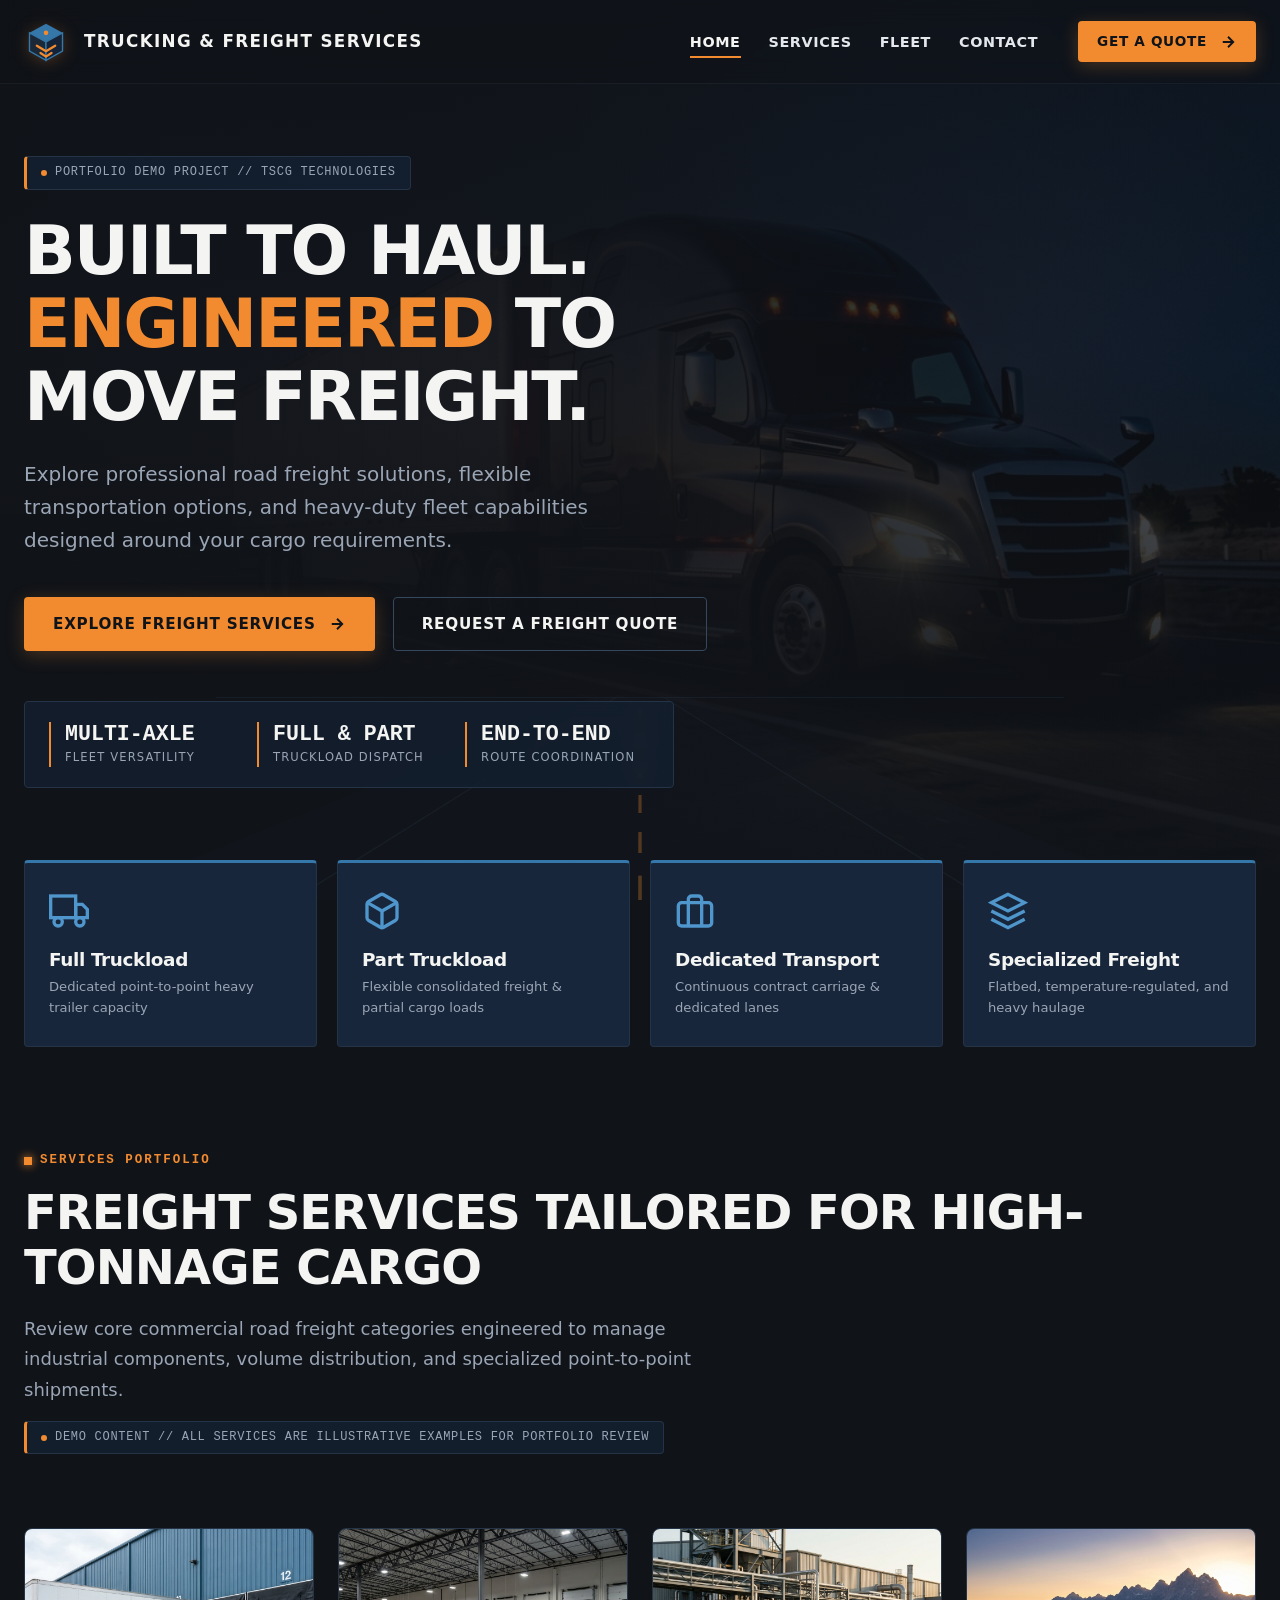
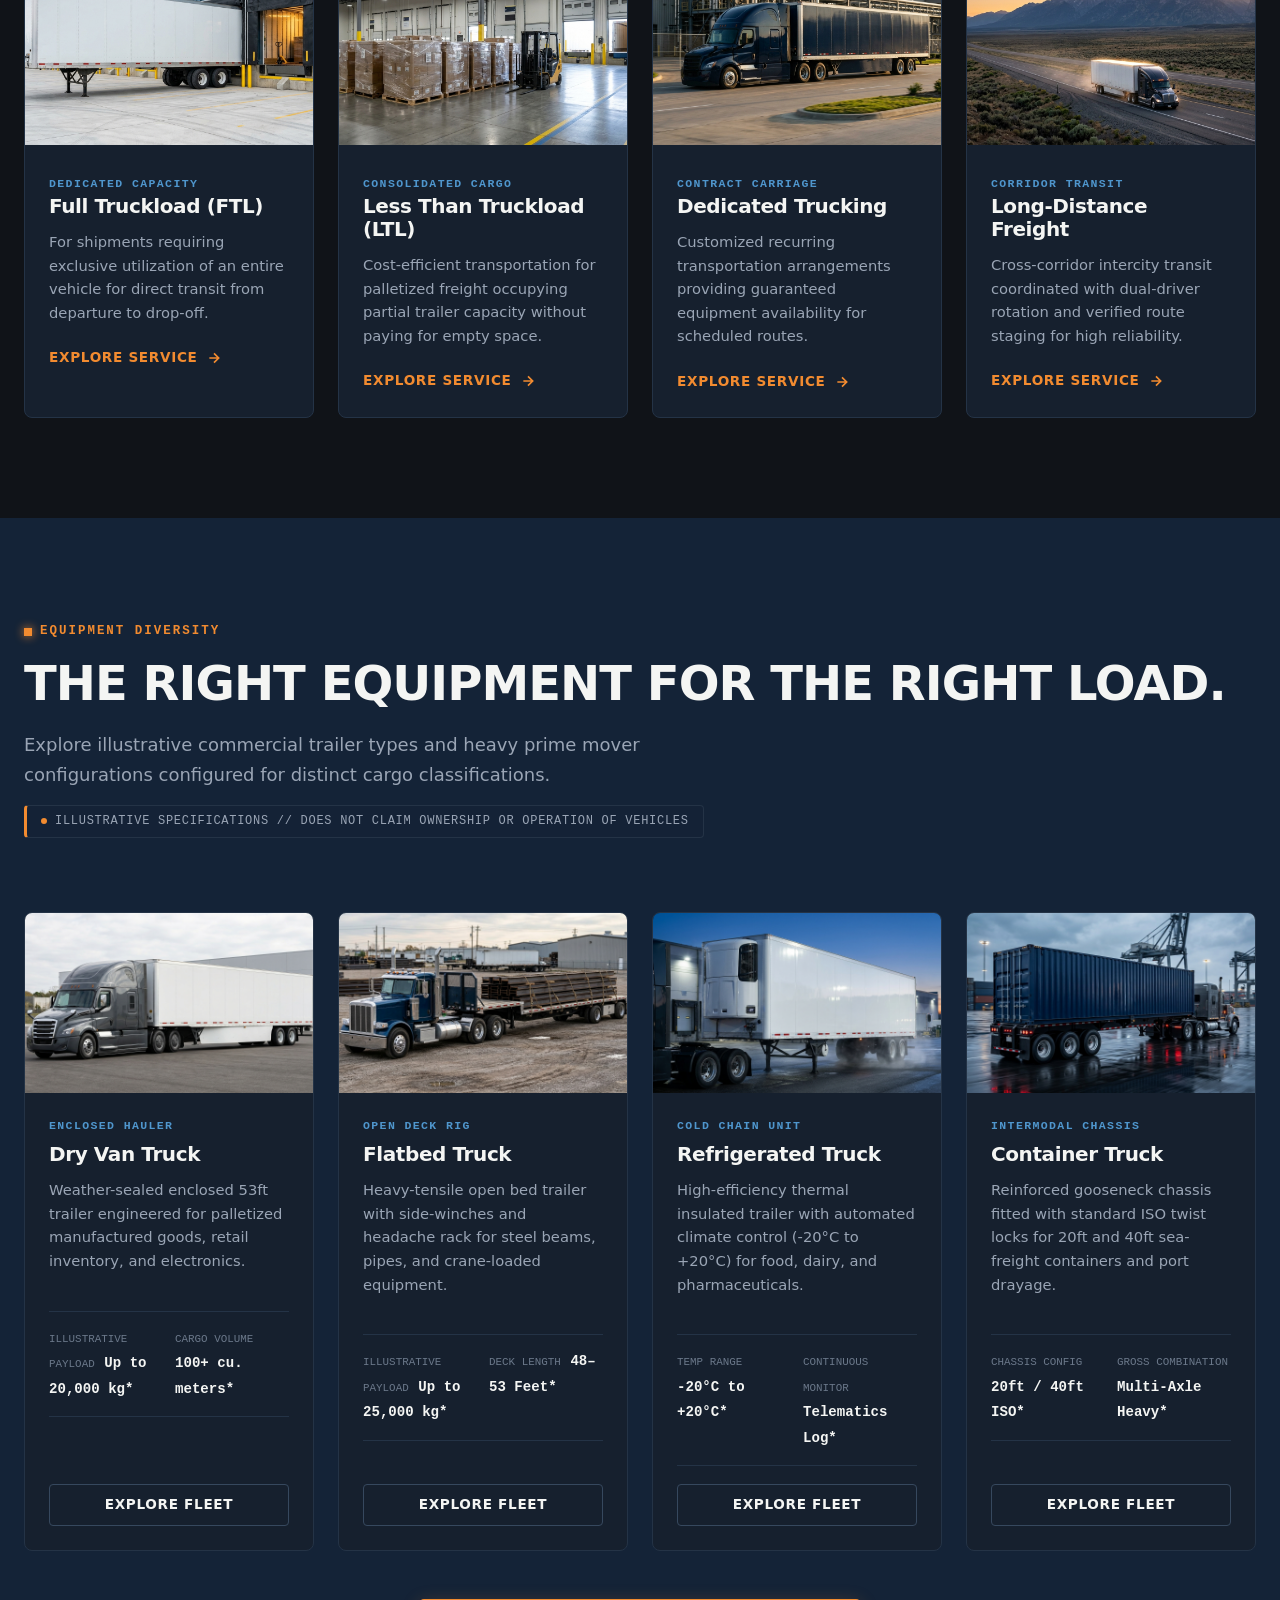
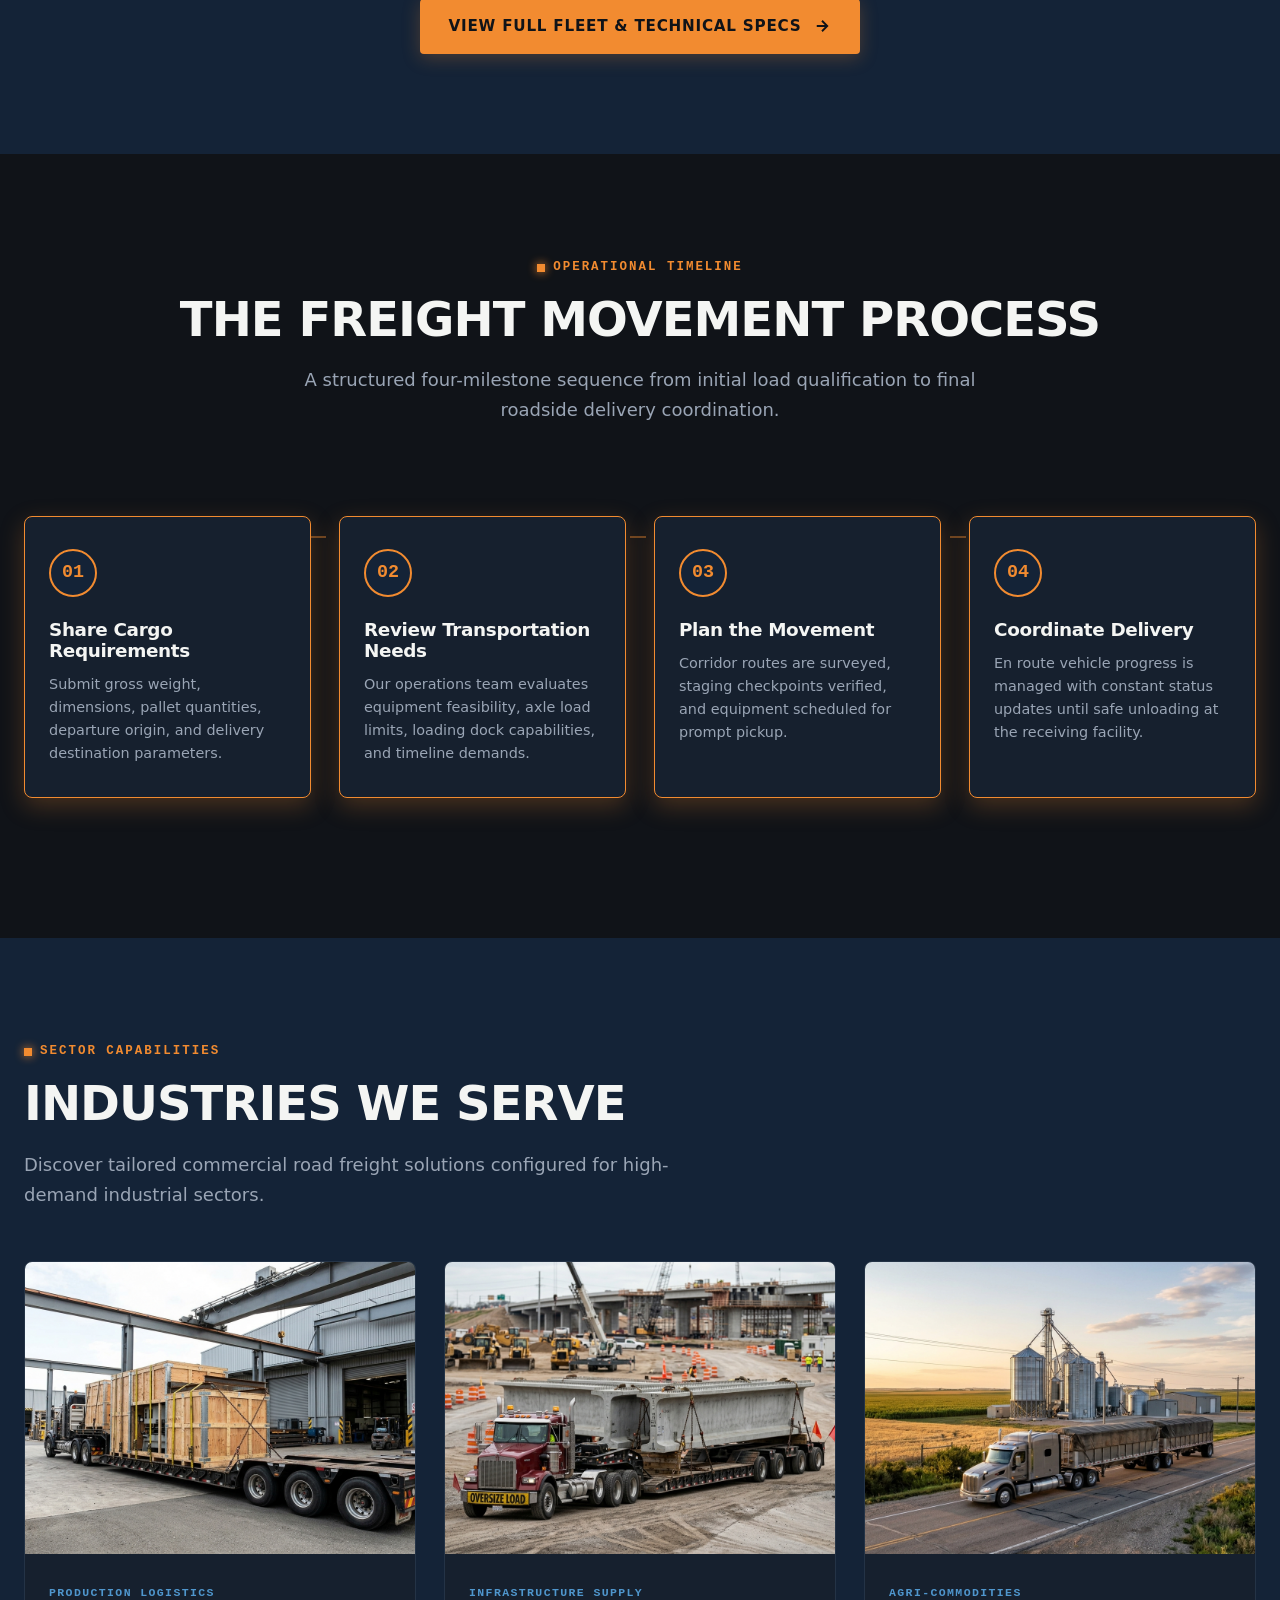
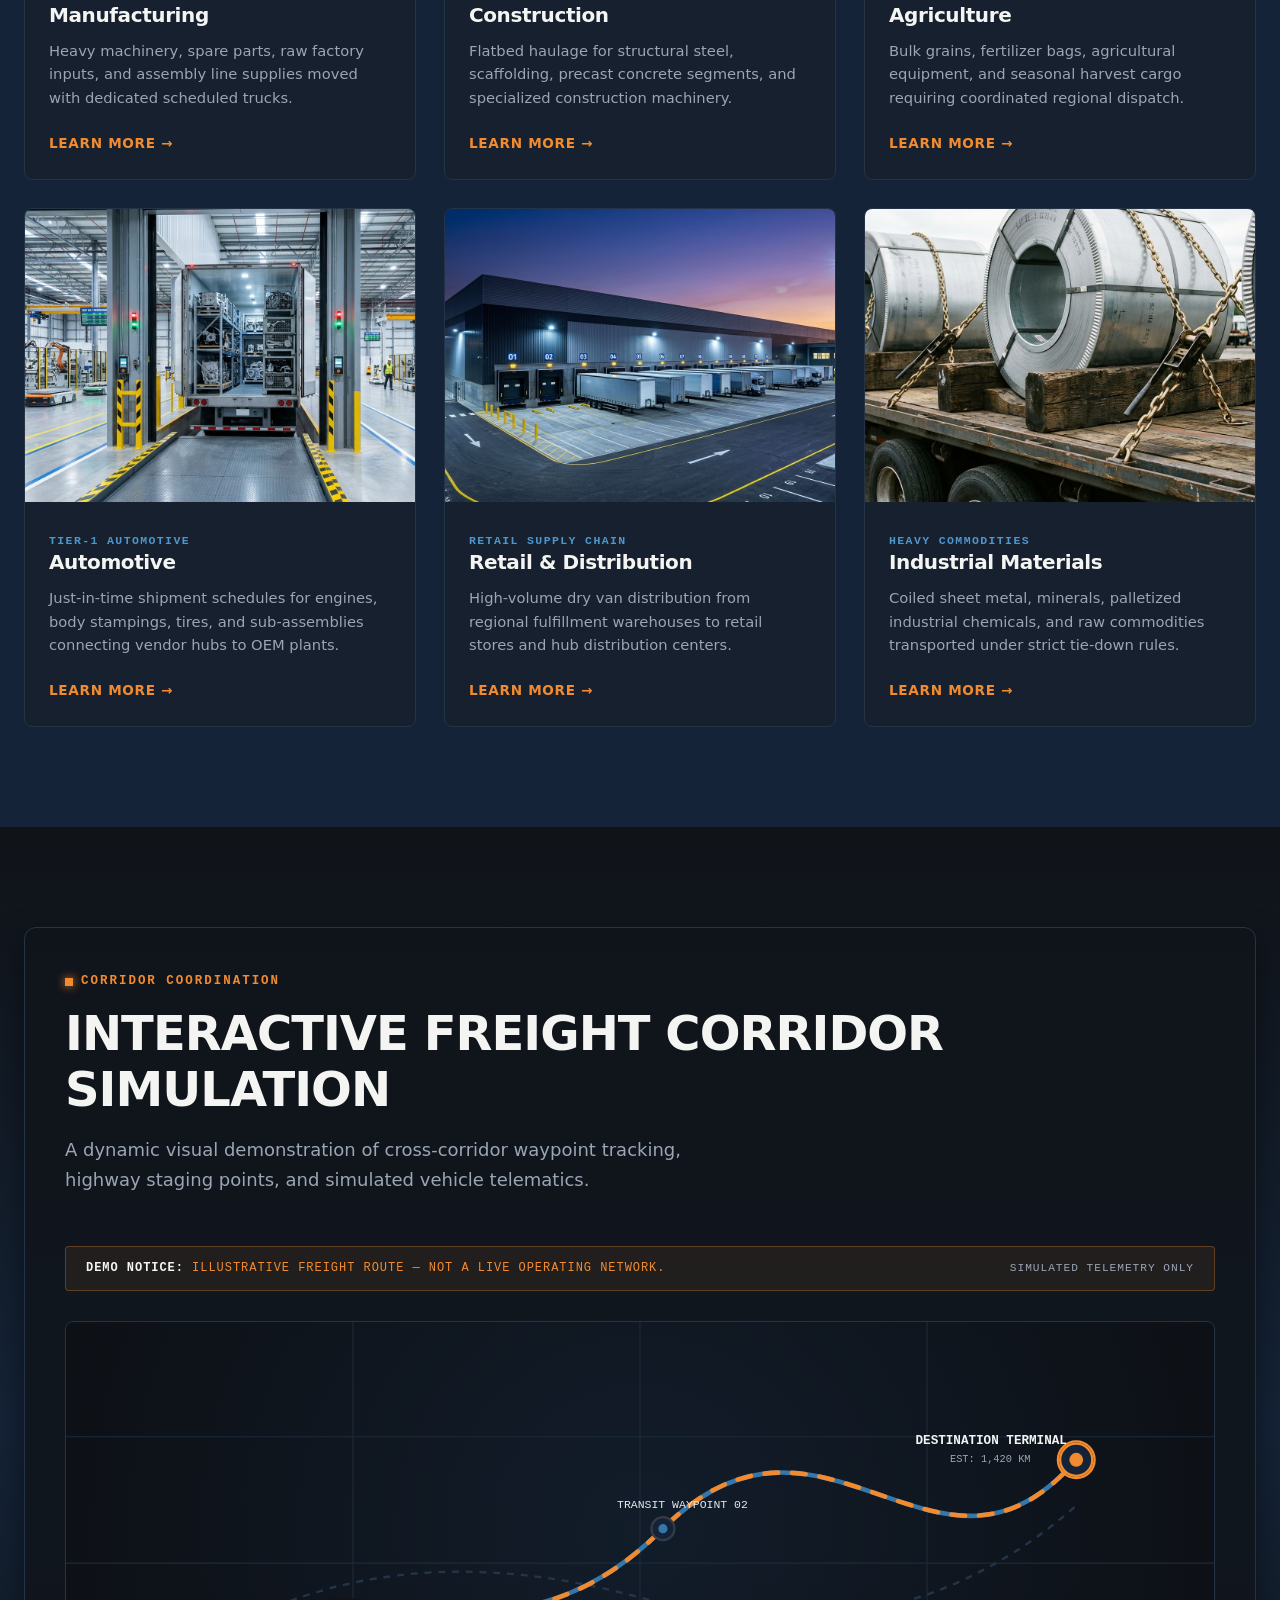
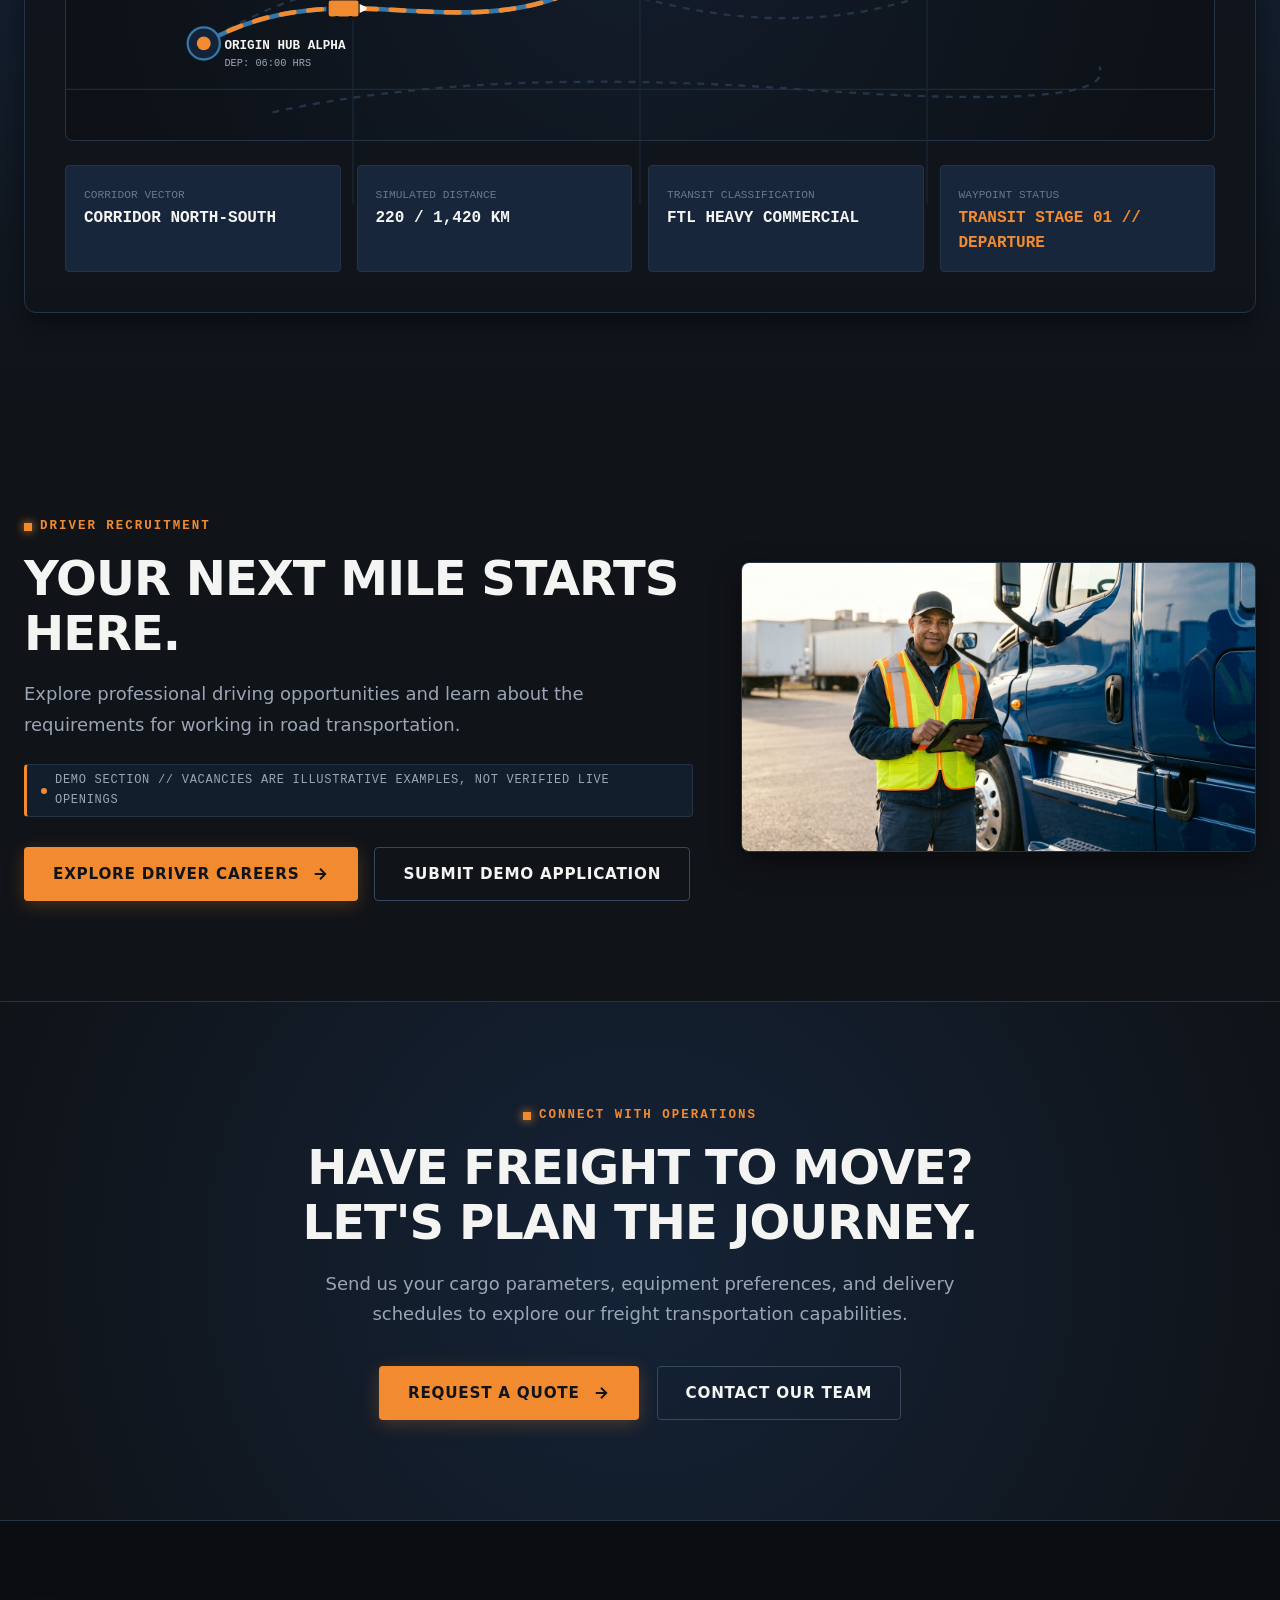
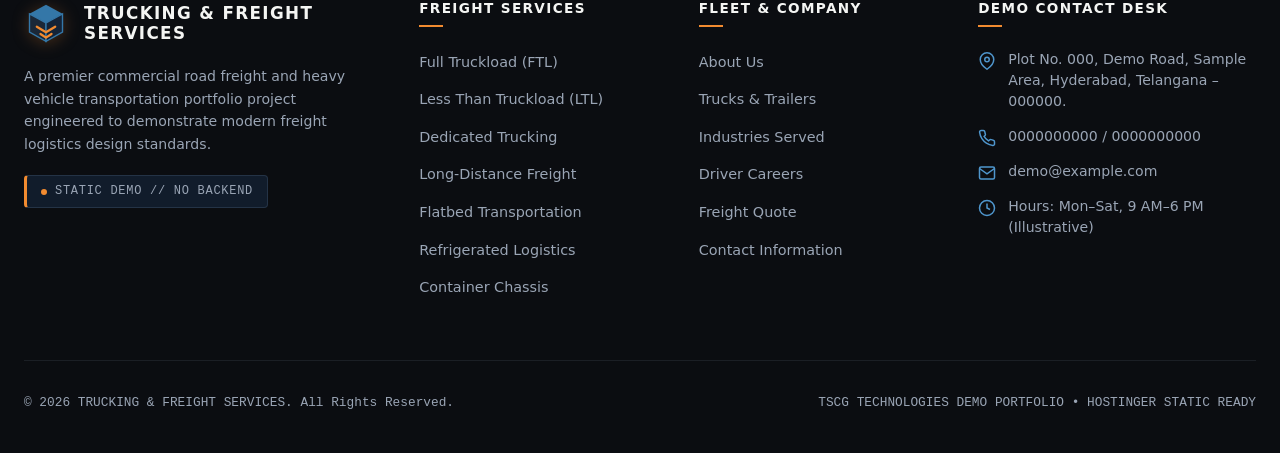
<file: index.html>
<!DOCTYPE html>
<html lang="en">
<head>
  <meta charset="UTF-8">
  <meta name="viewport" content="width=device-width, initial-scale=1.0">
  <meta name="description" content="TRUCKING & FREIGHT SERVICES — Premium industrial road freight transportation, heavy-duty fleet solutions, and multimodal cargo coordination portfolio demo.">
  <title>TRUCKING &amp; FREIGHT SERVICES | Industrial Heavy-Duty Logistics</title>
  
  <!-- Favicon SVG -->
  <link rel="icon" type="image/svg+xml" href="data:image/svg+xml,<svg xmlns='http://www.w3.org/2000/svg' viewBox='0 0 32 32'><rect width='32' height='32' fill='%23101318'/><polygon points='16,3 28,10 16,17 4,10' fill='%233477A8'/><polygon points='4,10 16,17 16,29 4,22' fill='%231b2838'/><polygon points='16,17 28,10 28,22 16,29' fill='%23F28B30'/></svg>">
  <link rel="stylesheet" href="css/style.css">
</head>
<body>

  <!-- =========================================================================
       SECTION 1: NAVIGATION
       ========================================================================= -->
  <header class="site-header" id="mainHeader">
    <div class="container header-container">
      <a href="index.html" class="brand-wrapper" aria-label="Trucking & Freight Services Home">
        <!-- Abstract Geometric Road & Freight Logo -->
        <svg class="brand-logo-svg" viewBox="0 0 48 48" fill="none" xmlns="http://www.w3.org/2000/svg" aria-hidden="true">
          <polygon points="24,4 42,14 24,24 6,14" fill="#3477A8" />
          <polygon points="6,14 24,24 24,44 6,34" fill="#1b2838" stroke="#3477A8" stroke-width="1.5" />
          <polygon points="24,24 42,14 42,34 24,44" fill="#142337" stroke="#3477A8" stroke-width="1.5" />
          <path d="M14 28 L24 34 L34 28" stroke="#F28B30" stroke-width="2.5" stroke-linecap="round" stroke-linejoin="round" />
          <path d="M18 36 L24 40 L30 36" stroke="#F28B30" stroke-width="2.5" stroke-linecap="round" stroke-linejoin="round" />
          <circle cx="24" cy="14" r="2.5" fill="#F28B30" />
        </svg>
        <div class="brand-info">
          <span class="brand-title">TRUCKING &amp; FREIGHT SERVICES</span>
        </div>
      </a>

      <!-- Desktop Navigation Menu (Core 4 Pages) -->
      <nav class="desktop-nav" aria-label="Main Navigation">
        <ul class="nav-links">
          <li><a href="index.html" class="nav-link active">Home</a></li>
          <li><a href="services.html" class="nav-link">Services</a></li>
          <li><a href="fleet.html" class="nav-link">Fleet</a></li>
          <li><a href="contact.html" class="nav-link">Contact</a></li>
        </ul>
        <a href="contact.html" class="btn btn-primary btn-sm nav-cta">
          <span>Get a Quote</span>
          <svg viewBox="0 0 24 24" fill="none" stroke="currentColor" stroke-width="2.5"><path d="M5 12h14M12 5l7 7-7 7"/></svg>
        </a>
      </nav>

      <!-- Mobile Hamburger Button -->
      <button class="mobile-nav-toggle" aria-label="Toggle mobile menu" aria-expanded="false">
        <span class="hamburger-line"></span>
        <span class="hamburger-line"></span>
        <span class="hamburger-line"></span>
      </button>
    </div>
  </header>

  <!-- Mobile Drawer Overlay & Menu -->
  <div class="mobile-drawer-overlay" id="drawerOverlay"></div>
  <aside class="mobile-drawer" id="mobileDrawer" aria-label="Mobile Navigation">
    <div class="mobile-drawer-top">
      <div style="margin-bottom: 24px;">
        <span class="brand-title" style="font-size: 1rem;">TRUCKING &amp; FREIGHT SERVICES</span>
      </div>
      <ul class="mobile-nav-links">
        <li><a href="index.html" class="mobile-nav-link active">Home</a></li>
        <li><a href="services.html" class="mobile-nav-link">Services</a></li>
        <li><a href="fleet.html" class="mobile-nav-link">Fleet</a></li>
        <li><a href="contact.html" class="mobile-nav-link">Contact</a></li>
      </ul>
      <div style="margin-top: 24px; padding-top: 18px; border-top: 1px solid var(--border-dark); display: flex; flex-direction: column; gap: 12px; font-size: 0.9rem;">
        <a href="about.html" class="footer-link">About Us</a>
        <a href="industries.html" class="footer-link">Industries</a>
        <a href="careers.html" class="footer-link">Driver Careers</a>
      </div>
    </div>
    <div class="mobile-drawer-footer">
      <a href="contact.html" class="btn btn-primary btn-block">
        <span>Get a Quote</span>
        <svg viewBox="0 0 24 24" fill="none" stroke="currentColor" stroke-width="2.5"><path d="M5 12h14M12 5l7 7-7 7"/></svg>
      </a>
    </div>
  </aside>

  <main id="mainContent">

    <!-- =========================================================================
         SECTION 2: CINEMATIC TRUCK HERO
         ========================================================================= -->
    <section class="hero-section" aria-label="Cinematic Truck Freight Hero">
      <!-- Animated Highway & Cinematic Truck Backdrop -->
      <div class="hero-backdrop-container">
        <img src="images/hero-heavy-duty-truck.jpg" alt="Heavy-Duty Commercial Truck on Highway" class="hero-bg-img">
        <div class="hero-backdrop-overlay"></div>
        <svg class="hero-perspective-road" viewBox="0 0 1400 600" preserveAspectRatio="none" fill="none" xmlns="http://www.w3.org/2000/svg">
          <!-- Horizon Glow -->
          <line x1="0" y1="120" x2="1400" y2="120" stroke="#3477A8" stroke-width="1.5" stroke-opacity="0.4" />
          <!-- Highway Lanes -->
          <polygon points="100,600 1300,600 780,120 620,120" fill="#142337" fill-opacity="0.25" />
          <line x1="320" y1="600" x2="660" y2="120" stroke="#243346" stroke-width="2" />
          <line x1="1080" y1="600" x2="740" y2="120" stroke="#243346" stroke-width="2" />
          <!-- Animated Highway Center Stripe -->
          <line class="animated-road-line" x1="700" y1="600" x2="700" y2="120" stroke="#F28B30" stroke-width="4" stroke-opacity="0.85" />
        </svg>

        <!-- Heavy Duty Truck Silhouette SVG overlay -->
        <svg class="hero-truck-silhouette" viewBox="0 0 600 320" fill="none" xmlns="http://www.w3.org/2000/svg" aria-hidden="true">
          <defs>
            <linearGradient id="truckBodyGrad" x1="0%" y1="0%" x2="100%" y2="0%">
              <stop offset="0%" stop-color="#162335" />
              <stop offset="70%" stop-color="#23354d" />
              <stop offset="100%" stop-color="#142030" />
            </linearGradient>
          </defs>
          <!-- 53ft Enclosed Box Trailer -->
          <rect x="20" y="70" width="360" height="180" rx="4" fill="url(#truckBodyGrad)" stroke="#3477A8" stroke-width="2" />
          <line x1="20" y1="110" x2="380" y2="110" stroke="#343B45" stroke-width="1" />
          <line x1="20" y1="160" x2="380" y2="160" stroke="#343B45" stroke-width="1" />
          <line x1="20" y1="210" x2="380" y2="210" stroke="#343B45" stroke-width="1" />
          <text x="50" y="145" fill="#3477A8" font-family="monospace" font-size="14" letter-spacing="3" opacity="0.4">HEAVY HAULAGE UNIT</text>
          
          <!-- Aerodynamic Sleeper Cab & Hood -->
          <path d="M 380 120 L 440 120 L 490 170 L 550 170 L 565 210 L 565 250 L 380 250 Z" fill="#1b2a3d" stroke="#F28B30" stroke-width="2" />
          <!-- Cab Window -->
          <polygon points="445,135 482,170 420,170 420,135" fill="#3477A8" fill-opacity="0.3" stroke="#3477A8" stroke-width="1.5" />
          <!-- Exhaust Stacks & Sunvisor -->
          <rect x="390" y="55" width="8" height="65" fill="#E4E8EC" opacity="0.8" />
          <line x1="435" y1="126" x2="495" y2="166" stroke="#F28B30" stroke-width="3" />
          <!-- Headlights Glow -->
          <circle cx="560" cy="225" r="5" fill="#F28B30" />
          <line x1="565" y1="225" x2="600" y2="225" stroke="#F28B30" stroke-width="4" stroke-opacity="0.7" />

          <!-- Wheels / Tandem Axles -->
          <circle cx="85" cy="260" r="26" fill="#101318" stroke="#343B45" stroke-width="5" />
          <circle cx="85" cy="260" r="12" fill="#243346" />
          <circle cx="145" cy="260" r="26" fill="#101318" stroke="#343B45" stroke-width="5" />
          <circle cx="145" cy="260" r="12" fill="#243346" />

          <circle cx="430" cy="260" r="26" fill="#101318" stroke="#343B45" stroke-width="5" />
          <circle cx="430" cy="260" r="12" fill="#243346" />
          <circle cx="510" cy="260" r="26" fill="#101318" stroke="#F28B30" stroke-width="4" />
          <circle cx="510" cy="260" r="12" fill="#243346" />
        </svg>
      </div>

      <div class="container" style="position: relative; z-index: 5;">
        <div class="hero-content">
          <div class="demo-badge">
            <span class="demo-badge-dot"></span>
            <span>PORTFOLIO DEMO PROJECT // TSCG TECHNOLOGIES</span>
          </div>
          
          <h1 class="hero-headline">
            BUILT TO HAUL.<br>
            <span class="text-orange">ENGINEERED</span> TO MOVE FREIGHT.
          </h1>
          
          <p class="hero-subtext">
            Explore professional road freight solutions, flexible transportation options, and heavy-duty fleet capabilities designed around your cargo requirements.
          </p>
          
          <div class="hero-cta-group">
            <a href="services.html" class="btn btn-primary">
              <span>Explore Freight Services</span>
              <svg viewBox="0 0 24 24" fill="none" stroke="currentColor" stroke-width="2.5"><path d="M5 12h14M12 5l7 7-7 7"/></svg>
            </a>
            <a href="contact.html" class="btn btn-secondary">
              <span>Request a Freight Quote</span>
            </a>
          </div>

          <!-- Technical Telemetry Strip -->
          <div class="hero-telemetry-panel">
            <div class="telemetry-item">
              <div class="telemetry-val">MULTI-AXLE</div>
              <div class="telemetry-label">FLEET VERSATILITY</div>
            </div>
            <div class="telemetry-item">
              <div class="telemetry-val">FULL &amp; PART</div>
              <div class="telemetry-label">TRUCKLOAD DISPATCH</div>
            </div>
            <div class="telemetry-item">
              <div class="telemetry-val">END-TO-END</div>
              <div class="telemetry-label">ROUTE COORDINATION</div>
            </div>
          </div>
        </div>
      </div>
    </section>

    <!-- =========================================================================
         SECTION 3: QUICK SERVICE NAVIGATION
         ========================================================================= -->
    <section class="container" aria-label="Quick Service Categories">
      <div class="quick-nav-grid">
        <a href="services.html#ftl" class="quick-nav-card">
          <svg class="quick-nav-icon" viewBox="0 0 24 24" fill="none" stroke="currentColor" stroke-width="2">
            <rect x="1" y="3" width="15" height="13"></rect>
            <polygon points="16 8 20 8 23 11 23 16 16 16 16 8"></polygon>
            <circle cx="5.5" cy="18.5" r="2.5"></circle>
            <circle cx="18.5" cy="18.5" r="2.5"></circle>
          </svg>
          <div>
            <h2 class="quick-nav-title">Full Truckload</h2>
            <p class="quick-nav-sub">Dedicated point-to-point heavy trailer capacity</p>
          </div>
        </a>

        <a href="services.html#ltl" class="quick-nav-card">
          <svg class="quick-nav-icon" viewBox="0 0 24 24" fill="none" stroke="currentColor" stroke-width="2">
            <path d="M21 16V8a2 2 0 0 0-1-1.73l-7-4a2 2 0 0 0-2 0l-7 4A2 2 0 0 0 3 8v8a2 2 0 0 0 1 1.73l7 4a2 2 0 0 0 2 0l7-4A2 2 0 0 0 21 16z"></path>
            <polyline points="3.27 6.96 12 12.01 20.73 6.96"></polyline>
            <line x1="12" y1="22.08" x2="12" y2="12"></line>
          </svg>
          <div>
            <h2 class="quick-nav-title">Part Truckload</h2>
            <p class="quick-nav-sub">Flexible consolidated freight &amp; partial cargo loads</p>
          </div>
        </a>

        <a href="services.html#dedicated" class="quick-nav-card">
          <svg class="quick-nav-icon" viewBox="0 0 24 24" fill="none" stroke="currentColor" stroke-width="2">
            <rect x="2" y="7" width="20" height="14" rx="2" ry="2"></rect>
            <path d="M16 21V5a2 2 0 0 0-2-2h-4a2 2 0 0 0-2 2v16"></path>
          </svg>
          <div>
            <h2 class="quick-nav-title">Dedicated Transport</h2>
            <p class="quick-nav-sub">Continuous contract carriage &amp; dedicated lanes</p>
          </div>
        </a>

        <a href="services.html#specialized" class="quick-nav-card">
          <svg class="quick-nav-icon" viewBox="0 0 24 24" fill="none" stroke="currentColor" stroke-width="2">
            <polygon points="12 2 2 7 12 12 22 7 12 2"></polygon>
            <polyline points="2 17 12 22 22 17"></polyline>
            <polyline points="2 12 12 17 22 12"></polyline>
          </svg>
          <div>
            <h2 class="quick-nav-title">Specialized Freight</h2>
            <p class="quick-nav-sub">Flatbed, temperature-regulated, and heavy haulage</p>
          </div>
        </a>
      </div>
    </section>

    <!-- =========================================================================
         SECTION 4: FREIGHT SERVICES
         ========================================================================= -->
    <section class="section-padding" aria-label="Core Freight Transportation Services">
      <div class="container">
        <div class="section-header">
          <span class="section-tag">SERVICES PORTFOLIO</span>
          <h2 class="section-headline">FREIGHT SERVICES TAILORED FOR HIGH-TONNAGE CARGO</h2>
          <p class="section-lead">
            Review core commercial road freight categories engineered to manage industrial components, volume distribution, and specialized point-to-point shipments.
          </p>
          <div class="demo-badge" style="margin-top: 16px;">
            <span class="demo-badge-dot"></span>
            <span>DEMO CONTENT // ALL SERVICES ARE ILLUSTRATIVE EXAMPLES FOR PORTFOLIO REVIEW</span>
          </div>
        </div>

        <div class="grid-4">
          <!-- Card 1: FTL -->
          <article class="placeholder-card reveal-item delay-1">
            <div class="card-img-wrap ratio-4-3">
              <!-- Intended Image: full-truckload-service.jpg -->
              <img src="images/full-truckload-service.jpg" alt="Full Truckload (FTL) Commercial Transportation" loading="lazy" width="600" height="450">
            </div>
            <div class="card-content">
              <span class="card-category">DEDICATED CAPACITY</span>
              <h3 class="card-title">Full Truckload (FTL)</h3>
              <p class="card-desc">
                For shipments requiring exclusive utilization of an entire vehicle for direct transit from departure to drop-off.
              </p>
              <a href="services.html#ftl" class="card-link">
                <span>Explore Service</span>
                <svg viewBox="0 0 24 24" fill="none" stroke="currentColor" stroke-width="2.5"><path d="M5 12h14M12 5l7 7-7 7"/></svg>
              </a>
            </div>
          </article>

          <!-- Card 2: LTL -->
          <article class="placeholder-card reveal-item delay-2">
            <div class="card-img-wrap ratio-4-3">
              <!-- Intended Image: less-than-truckload-service.jpg -->
              <img src="images/less-than-truckload-service.jpg" alt="Less Than Truckload (LTL) Freight Handling" loading="lazy" width="600" height="450">
            </div>
            <div class="card-content">
              <span class="card-category">CONSOLIDATED CARGO</span>
              <h3 class="card-title">Less Than Truckload (LTL)</h3>
              <p class="card-desc">
                Cost-efficient transportation for palletized freight occupying partial trailer capacity without paying for empty space.
              </p>
              <a href="services.html#ltl" class="card-link">
                <span>Explore Service</span>
                <svg viewBox="0 0 24 24" fill="none" stroke="currentColor" stroke-width="2.5"><path d="M5 12h14M12 5l7 7-7 7"/></svg>
              </a>
            </div>
          </article>

          <!-- Card 3: Dedicated Trucking -->
          <article class="placeholder-card reveal-item delay-3">
            <div class="card-img-wrap ratio-4-3">
              <!-- Intended Image: dedicated-trucking-service.jpg -->
              <img src="images/dedicated-trucking-service.jpg" alt="Dedicated Trucking Contract Fleet Unit" loading="lazy" width="600" height="450">
            </div>
            <div class="card-content">
              <span class="card-category">CONTRACT CARRIAGE</span>
              <h3 class="card-title">Dedicated Trucking</h3>
              <p class="card-desc">
                Customized recurring transportation arrangements providing guaranteed equipment availability for scheduled routes.
              </p>
              <a href="services.html#dedicated" class="card-link">
                <span>Explore Service</span>
                <svg viewBox="0 0 24 24" fill="none" stroke="currentColor" stroke-width="2.5"><path d="M5 12h14M12 5l7 7-7 7"/></svg>
              </a>
            </div>
          </article>

          <!-- Card 4: Long-Distance Freight -->
          <article class="placeholder-card reveal-item delay-4">
            <div class="card-img-wrap ratio-4-3">
              <!-- Intended Image: long-distance-freight.jpg -->
              <img src="images/long-distance-freight.jpg" alt="Long-Distance Interstate Freight Commercial Hauler" loading="lazy" width="600" height="450">
            </div>
            <div class="card-content">
              <span class="card-category">CORRIDOR TRANSIT</span>
              <h3 class="card-title">Long-Distance Freight</h3>
              <p class="card-desc">
                Cross-corridor intercity transit coordinated with dual-driver rotation and verified route staging for high reliability.
              </p>
              <a href="services.html#long-distance" class="card-link">
                <span>Explore Service</span>
                <svg viewBox="0 0 24 24" fill="none" stroke="currentColor" stroke-width="2.5"><path d="M5 12h14M12 5l7 7-7 7"/></svg>
              </a>
            </div>
          </article>
        </div>
      </div>
    </section>

    <!-- =========================================================================
         SECTION 5: HEAVY-DUTY FLEET SHOWCASE
         ========================================================================= -->
    <section class="section-padding" style="background-color: var(--deep-navy);" aria-label="Fleet & Equipment Showcase">
      <div class="container">
        <div class="section-header">
          <span class="section-tag">EQUIPMENT DIVERSITY</span>
          <h2 class="section-headline">THE RIGHT EQUIPMENT FOR THE RIGHT LOAD.</h2>
          <p class="section-lead">
            Explore illustrative commercial trailer types and heavy prime mover configurations configured for distinct cargo classifications.
          </p>
          <div class="demo-badge" style="margin-top: 14px;">
            <span class="demo-badge-dot"></span>
            <span>ILLUSTRATIVE SPECIFICATIONS // DOES NOT CLAIM OWNERSHIP OR OPERATION OF VEHICLES</span>
          </div>
        </div>

        <div class="grid-4">
          <!-- Equipment 1: Dry Van -->
          <div class="fleet-card reveal-item delay-1">
            <div class="card-img-wrap ratio-16-10">
              <!-- Intended Image: dry-van-truck.jpg -->
              <img src="images/dry-van-truck.jpg" alt="53-Foot Enclosed Dry Van Commercial Truck" loading="lazy" width="600" height="375">
            </div>
            <div class="fleet-card-body">
              <span class="card-category">ENCLOSED HAULER</span>
              <h3 class="card-title">Dry Van Truck</h3>
              <p class="card-desc">
                Weather-sealed enclosed 53ft trailer engineered for palletized manufactured goods, retail inventory, and electronics.
              </p>
              <div class="fleet-specs-grid">
                <div class="spec-item">
                  <span class="spec-name">Illustrative Payload</span>
                  <span class="spec-val">Up to 20,000 kg*</span>
                </div>
                <div class="spec-item">
                  <span class="spec-name">Cargo Volume</span>
                  <span class="spec-val">100+ cu. meters*</span>
                </div>
              </div>
              <a href="fleet.html" class="btn btn-secondary btn-sm" style="margin-top: auto;">Explore Fleet</a>
            </div>
          </div>

          <!-- Equipment 2: Flatbed -->
          <div class="fleet-card reveal-item delay-2">
            <div class="card-img-wrap ratio-16-10">
              <!-- Intended Image: flatbed-truck.jpg -->
              <img src="images/flatbed-truck.jpg" alt="Heavy-Duty Flatbed Commercial Trailer" loading="lazy" width="600" height="375">
            </div>
            <div class="fleet-card-body">
              <span class="card-category">OPEN DECK RIG</span>
              <h3 class="card-title">Flatbed Truck</h3>
              <p class="card-desc">
                Heavy-tensile open bed trailer with side-winches and headache rack for steel beams, pipes, and crane-loaded equipment.
              </p>
              <div class="fleet-specs-grid">
                <div class="spec-item">
                  <span class="spec-name">Illustrative Payload</span>
                  <span class="spec-val">Up to 25,000 kg*</span>
                </div>
                <div class="spec-item">
                  <span class="spec-name">Deck Length</span>
                  <span class="spec-val">48–53 Feet*</span>
                </div>
              </div>
              <a href="fleet.html" class="btn btn-secondary btn-sm" style="margin-top: auto;">Explore Fleet</a>
            </div>
          </div>

          <!-- Equipment 3: Refrigerated -->
          <div class="fleet-card reveal-item delay-3">
            <div class="card-img-wrap ratio-16-10">
              <!-- Intended Image: refrigerated-truck.jpg -->
              <img src="images/refrigerated-truck.jpg" alt="Temperature Controlled Reefer Truck" loading="lazy" width="600" height="375">
            </div>
            <div class="fleet-card-body">
              <span class="card-category">COLD CHAIN UNIT</span>
              <h3 class="card-title">Refrigerated Truck</h3>
              <p class="card-desc">
                High-efficiency thermal insulated trailer with automated climate control (-20°C to +20°C) for food, dairy, and pharmaceuticals.
              </p>
              <div class="fleet-specs-grid">
                <div class="spec-item">
                  <span class="spec-name">Temp Range</span>
                  <span class="spec-val">-20°C to +20°C*</span>
                </div>
                <div class="spec-item">
                  <span class="spec-name">Continuous Monitor</span>
                  <span class="spec-val">Telematics Log*</span>
                </div>
              </div>
              <a href="fleet.html" class="btn btn-secondary btn-sm" style="margin-top: auto;">Explore Fleet</a>
            </div>
          </div>

          <!-- Equipment 4: Container Chassis -->
          <div class="fleet-card reveal-item delay-4">
            <div class="card-img-wrap ratio-16-10">
              <!-- Intended Image: container-truck.jpg -->
              <img src="images/container-truck.jpg" alt="Intermodal ISO Container Chassis Carrier" loading="lazy" width="600" height="375">
            </div>
            <div class="fleet-card-body">
              <span class="card-category">INTERMODAL CHASSIS</span>
              <h3 class="card-title">Container Truck</h3>
              <p class="card-desc">
                Reinforced gooseneck chassis fitted with standard ISO twist locks for 20ft and 40ft sea-freight containers and port drayage.
              </p>
              <div class="fleet-specs-grid">
                <div class="spec-item">
                  <span class="spec-name">Chassis Config</span>
                  <span class="spec-val">20ft / 40ft ISO*</span>
                </div>
                <div class="spec-item">
                  <span class="spec-name">Gross Combination</span>
                  <span class="spec-val">Multi-Axle Heavy*</span>
                </div>
              </div>
              <a href="fleet.html" class="btn btn-secondary btn-sm" style="margin-top: auto;">Explore Fleet</a>
            </div>
          </div>
        </div>

        <div style="text-align: center; margin-top: 48px;">
          <a href="fleet.html" class="btn btn-primary">
            <span>View Full Fleet &amp; Technical Specs</span>
            <svg viewBox="0 0 24 24" fill="none" stroke="currentColor" stroke-width="2.5"><path d="M5 12h14M12 5l7 7-7 7"/></svg>
          </a>
        </div>
      </div>
    </section>

    <!-- =========================================================================
         SECTION 6: FREIGHT MOVEMENT PROCESS
         ========================================================================= -->
    <section class="section-padding" aria-label="Freight Coordination Process">
      <div class="container">
        <div class="section-header center">
          <span class="section-tag">OPERATIONAL TIMELINE</span>
          <h2 class="section-headline">THE FREIGHT MOVEMENT PROCESS</h2>
          <p class="section-lead">
            A structured four-milestone sequence from initial load qualification to final roadside delivery coordination.
          </p>
        </div>

        <div class="process-wrapper">
          <div class="process-track-line" aria-hidden="true"></div>
          <div class="process-steps-grid">
            <!-- Step 1 -->
            <div class="process-step-item reveal-item delay-1">
              <div class="process-num-badge">01</div>
              <h3 class="process-title">Share Cargo Requirements</h3>
              <p class="process-desc">
                Submit gross weight, dimensions, pallet quantities, departure origin, and delivery destination parameters.
              </p>
            </div>

            <!-- Step 2 -->
            <div class="process-step-item reveal-item delay-2">
              <div class="process-num-badge">02</div>
              <h3 class="process-title">Review Transportation Needs</h3>
              <p class="process-desc">
                Our operations team evaluates equipment feasibility, axle load limits, loading dock capabilities, and timeline demands.
              </p>
            </div>

            <!-- Step 3 -->
            <div class="process-step-item reveal-item delay-3">
              <div class="process-num-badge">03</div>
              <h3 class="process-title">Plan the Movement</h3>
              <p class="process-desc">
                Corridor routes are surveyed, staging checkpoints verified, and equipment scheduled for prompt pickup.
              </p>
            </div>

            <!-- Step 4 -->
            <div class="process-step-item reveal-item delay-4">
              <div class="process-num-badge">04</div>
              <h3 class="process-title">Coordinate Delivery</h3>
              <p class="process-desc">
                En route vehicle progress is managed with constant status updates until safe unloading at the receiving facility.
              </p>
            </div>
          </div>
        </div>
      </div>
    </section>

    <!-- =========================================================================
         SECTION 7: INDUSTRIES WE SERVE
         ========================================================================= -->
    <section class="section-padding" style="background-color: var(--deep-navy);" aria-label="Industries Served">
      <div class="container">
        <div class="section-header">
          <span class="section-tag">SECTOR CAPABILITIES</span>
          <h2 class="section-headline">INDUSTRIES WE SERVE</h2>
          <p class="section-lead">
            Discover tailored commercial road freight solutions configured for high-demand industrial sectors.
          </p>
        </div>

        <div class="grid-3">
          <!-- Industry 1 -->
          <article class="placeholder-card reveal-item delay-1">
            <div class="card-img-wrap ratio-4-3">
              <!-- Intended Image: manufacturing-freight.jpg -->
              <img src="images/manufacturing-freight.jpg" alt="Manufacturing and Machinery Freight" loading="lazy" width="600" height="450">
            </div>
            <div class="card-content">
              <span class="card-category">PRODUCTION LOGISTICS</span>
              <h3 class="card-title">Manufacturing</h3>
              <p class="card-desc">
                Heavy machinery, spare parts, raw factory inputs, and assembly line supplies moved with dedicated scheduled trucks.
              </p>
              <a href="industries.html#manufacturing" class="card-link">Learn More &rarr;</a>
            </div>
          </article>

          <!-- Industry 2 -->
          <article class="placeholder-card reveal-item delay-2">
            <div class="card-img-wrap ratio-4-3">
              <!-- Intended Image: construction-material-transport.jpg -->
              <img src="images/construction-material-transport.jpg" alt="Construction Material Haulage" loading="lazy" width="600" height="450">
            </div>
            <div class="card-content">
              <span class="card-category">INFRASTRUCTURE SUPPLY</span>
              <h3 class="card-title">Construction</h3>
              <p class="card-desc">
                Flatbed haulage for structural steel, scaffolding, precast concrete segments, and specialized construction machinery.
              </p>
              <a href="industries.html#construction" class="card-link">Learn More &rarr;</a>
            </div>
          </article>

          <!-- Industry 3 -->
          <article class="placeholder-card reveal-item delay-3">
            <div class="card-img-wrap ratio-4-3">
              <!-- Intended Image: agriculture-freight.jpg -->
              <img src="images/agriculture-freight.jpg" alt="Agriculture Bulk Cargo Logistics" loading="lazy" width="600" height="450">
            </div>
            <div class="card-content">
              <span class="card-category">AGRI-COMMODITIES</span>
              <h3 class="card-title">Agriculture</h3>
              <p class="card-desc">
                Bulk grains, fertilizer bags, agricultural equipment, and seasonal harvest cargo requiring coordinated regional dispatch.
              </p>
              <a href="industries.html#agriculture" class="card-link">Learn More &rarr;</a>
            </div>
          </article>

          <!-- Industry 4 -->
          <article class="placeholder-card reveal-item delay-1">
            <div class="card-img-wrap ratio-4-3">
              <!-- Intended Image: automotive-freight.jpg -->
              <img src="images/automotive-freight.jpg" alt="Automotive Components Transport" loading="lazy" width="600" height="450">
            </div>
            <div class="card-content">
              <span class="card-category">TIER-1 AUTOMOTIVE</span>
              <h3 class="card-title">Automotive</h3>
              <p class="card-desc">
                Just-in-time shipment schedules for engines, body stampings, tires, and sub-assemblies connecting vendor hubs to OEM plants.
              </p>
              <a href="industries.html#automotive" class="card-link">Learn More &rarr;</a>
            </div>
          </article>

          <!-- Industry 5 -->
          <article class="placeholder-card reveal-item delay-2">
            <div class="card-img-wrap ratio-4-3">
              <!-- Intended Image: retail-distribution-freight.jpg -->
              <img src="images/retail-distribution-freight.jpg" alt="Retail & Distribution Logistics" loading="lazy" width="600" height="450">
            </div>
            <div class="card-content">
              <span class="card-category">RETAIL SUPPLY CHAIN</span>
              <h3 class="card-title">Retail &amp; Distribution</h3>
              <p class="card-desc">
                High-volume dry van distribution from regional fulfillment warehouses to retail stores and hub distribution centers.
              </p>
              <a href="industries.html#retail" class="card-link">Learn More &rarr;</a>
            </div>
          </article>

          <!-- Industry 6 -->
          <article class="placeholder-card reveal-item delay-3">
            <div class="card-img-wrap ratio-4-3">
              <!-- Intended Image: industrial-material-transport.jpg -->
              <img src="images/industrial-material-transport.jpg" alt="Industrial Materials Transport" loading="lazy" width="600" height="450">
            </div>
            <div class="card-content">
              <span class="card-category">HEAVY COMMODITIES</span>
              <h3 class="card-title">Industrial Materials</h3>
              <p class="card-desc">
                Coiled sheet metal, minerals, palletized industrial chemicals, and raw commodities transported under strict tie-down rules.
              </p>
              <a href="industries.html#industrial" class="card-link">Learn More &rarr;</a>
            </div>
          </article>
        </div>
      </div>
    </section>

    <!-- =========================================================================
         SECTION 8: ROUTE NETWORK VISUALIZATION
         ========================================================================= -->
    <section class="section-padding route-network-section" aria-label="Route Network Simulation">
      <div class="container">
        <div class="route-network-container">
          <div class="section-header">
            <span class="section-tag">CORRIDOR COORDINATION</span>
            <h2 class="section-headline">INTERACTIVE FREIGHT CORRIDOR SIMULATION</h2>
            <p class="section-lead">
              A dynamic visual demonstration of cross-corridor waypoint tracking, highway staging points, and simulated vehicle telematics.
            </p>
          </div>

          <div class="route-disclaimer-banner">
            <div>
              <strong style="color: var(--warm-white);">DEMO NOTICE:</strong> ILLUSTRATIVE FREIGHT ROUTE — NOT A LIVE OPERATING NETWORK.
            </div>
            <div class="mono" style="font-size: 0.7rem; color: var(--text-muted);">
              SIMULATED TELEMETRY ONLY
            </div>
          </div>

          <!-- Route SVG Canvas -->
          <div class="route-svg-canvas">
            <svg id="routeSvgMap" width="100%" height="100%" viewBox="0 0 1000 420" fill="none" xmlns="http://www.w3.org/2000/svg">
              <!-- Grid Backdrop Lines -->
              <line x1="0" y1="100" x2="1000" y2="100" stroke="#1d2a3a" stroke-width="1" />
              <line x1="0" y1="210" x2="1000" y2="210" stroke="#1d2a3a" stroke-width="1" />
              <line x1="0" y1="320" x2="1000" y2="320" stroke="#1d2a3a" stroke-width="1" />
              <line x1="250" y1="0" x2="250" y2="420" stroke="#1d2a3a" stroke-width="1" />
              <line x1="500" y1="0" x2="500" y2="420" stroke="#1d2a3a" stroke-width="1" />
              <line x1="750" y1="0" x2="750" y2="420" stroke="#1d2a3a" stroke-width="1" />

              <!-- Secondary Inactive Corridors -->
              <path d="M 120 280 Q 280 180 500 240 T 880 160" stroke="#23354a" stroke-width="2" stroke-dasharray="6 6" />
              <path d="M 180 340 Q 360 300 640 320 T 900 300" stroke="#23354a" stroke-width="2" stroke-dasharray="6 6" />

              <!-- Primary Active Simulated Freight Route -->
              <path id="routePrimaryPath" d="M 120 280 C 260 200, 380 320, 520 180 S 760 260, 880 120" stroke="#3477A8" stroke-width="4" stroke-linecap="round" fill="none" />
              <!-- Animated overlay pulse stroke -->
              <path class="route-active-line" d="M 120 280 C 260 200, 380 320, 520 180 S 760 260, 880 120" stroke="#F28B30" stroke-width="4" stroke-linecap="round" fill="none" />

              <!-- Origin Marker: Hub Alpha -->
              <g class="route-marker-node" transform="translate(120, 280)">
                <circle cx="0" cy="0" r="14" fill="#142337" stroke="#3477A8" stroke-width="2" />
                <circle cx="0" cy="0" r="6" fill="#F28B30" />
                <text x="18" y="5" fill="#F4F5F3" font-family="monospace" font-size="11" font-weight="700">ORIGIN HUB ALPHA</text>
                <text x="18" y="20" fill="#9aa5b5" font-family="monospace" font-size="9">DEP: 06:00 HRS</text>
              </g>

              <!-- Intermediate Waypoint: Checkpoint Beta -->
              <g class="route-marker-node" transform="translate(520, 180)">
                <circle cx="0" cy="0" r="10" fill="#142337" stroke="#343B45" stroke-width="2" />
                <circle cx="0" cy="0" r="4" fill="#3477A8" />
                <text x="-40" y="-18" fill="#E4E8EC" font-family="monospace" font-size="10">TRANSIT WAYPOINT 02</text>
              </g>

              <!-- Destination Marker: Terminal Omega -->
              <g class="route-marker-node" transform="translate(880, 120)">
                <circle class="route-pulse-circle" cx="0" cy="0" r="16" fill="none" stroke="#F28B30" stroke-width="2" />
                <circle cx="0" cy="0" r="14" fill="#142337" stroke="#F28B30" stroke-width="2" />
                <circle cx="0" cy="0" r="6" fill="#F28B30" />
                <text x="-140" y="-14" fill="#F4F5F3" font-family="monospace" font-size="11" font-weight="700">DESTINATION TERMINAL</text>
                <text x="-110" y="2" fill="#9aa5b5" font-family="monospace" font-size="9">EST: 1,420 KM</text>
              </g>

              <!-- Moving Simulated Truck Marker -->
              <g id="routeTruckMarker" transform="translate(120, 280)">
                <rect x="-14" y="-8" width="28" height="16" rx="3" fill="#F28B30" stroke="#101318" stroke-width="2" />
                <polygon points="14,-4 20,-1 20,1 14,4" fill="#F4F5F3" />
                <circle cx="-6" cy="9" r="2.5" fill="#101318" />
                <circle cx="6" cy="9" r="2.5" fill="#101318" />
              </g>
            </svg>
          </div>

          <!-- Telemetry Boxes -->
          <div class="route-telemetry-status">
            <div class="route-telemetry-box">
              <span class="route-box-label">Corridor Vector</span>
              <div class="route-box-val">CORRIDOR NORTH-SOUTH</div>
            </div>
            <div class="route-telemetry-box">
              <span class="route-box-label">Simulated Distance</span>
              <div class="route-box-val" id="routeTelemetryDist">420 / 1,420 KM</div>
            </div>
            <div class="route-telemetry-box">
              <span class="route-box-label">Transit Classification</span>
              <div class="route-box-val">FTL HEAVY COMMERCIAL</div>
            </div>
            <div class="route-telemetry-box">
              <span class="route-box-label">Waypoint Status</span>
              <div class="route-box-val" id="routeTelemetryStatus" style="color: var(--signal-orange);">TRANSIT STAGE 02 // EN ROUTE</div>
            </div>
          </div>
        </div>
      </div>
    </section>

    <!-- =========================================================================
         SECTION 9: DRIVER CAREERS FEATURE
         ========================================================================= -->
    <section class="section-padding" aria-label="Driver Careers Spotlight">
      <div class="container">
        <div class="page-hero-grid" style="align-items: center;">
          <div class="reveal-item">
            <span class="section-tag">DRIVER RECRUITMENT</span>
            <h2 class="section-headline">YOUR NEXT MILE STARTS HERE.</h2>
            <p class="section-lead" style="margin-bottom: 24px;">
              Explore professional driving opportunities and learn about the requirements for working in road transportation.
            </p>
            <div class="demo-badge" style="margin-bottom: 30px;">
              <span class="demo-badge-dot"></span>
              <span>DEMO SECTION // VACANCIES ARE ILLUSTRATIVE EXAMPLES, NOT VERIFIED LIVE OPENINGS</span>
            </div>
            <div style="display: flex; gap: 16px; flex-wrap: wrap;">
              <a href="careers.html" class="btn btn-primary">
                <span>Explore Driver Careers</span>
                <svg viewBox="0 0 24 24" fill="none" stroke="currentColor" stroke-width="2.5"><path d="M5 12h14M12 5l7 7-7 7"/></svg>
              </a>
              <a href="careers.html#apply" class="btn btn-secondary">
                <span>Submit Demo Application</span>
              </a>
            </div>
          </div>

          <div class="reveal-item delay-2">
            <div class="card-img-wrap ratio-16-9" style="border-radius: var(--radius-md); border: 1px solid var(--border-dark); box-shadow: var(--shadow-card);">
              <!-- Intended Image: truck-driver-careers.jpg -->
              <img src="images/truck-driver-careers.jpg" alt="Commercial Heavy Vehicle Driver with Modern Rig" loading="lazy" width="800" height="450">
            </div>
          </div>
        </div>
      </div>
    </section>

    <!-- =========================================================================
         SECTION 10: FINAL CTA
         ========================================================================= -->
    <section class="section-padding" style="background: radial-gradient(circle at 50% 50%, var(--deep-navy) 0%, var(--midnight-black) 100%); border-top: 1px solid var(--border-dark);" aria-label="Action Call">
      <div class="container" style="text-align: center;">
        <span class="section-tag">CONNECT WITH OPERATIONS</span>
        <h2 class="section-headline" style="max-width: 800px; margin-left: auto; margin-right: auto;">
          HAVE FREIGHT TO MOVE? LET'S PLAN THE JOURNEY.
        </h2>
        <p class="section-lead" style="margin-left: auto; margin-right: auto; margin-bottom: 36px;">
          Send us your cargo parameters, equipment preferences, and delivery schedules to explore our freight transportation capabilities.
        </p>
        <div style="display: flex; gap: 18px; justify-content: center; flex-wrap: wrap;">
          <a href="contact.html" class="btn btn-primary">
            <span>Request a Quote</span>
            <svg viewBox="0 0 24 24" fill="none" stroke="currentColor" stroke-width="2.5"><path d="M5 12h14M12 5l7 7-7 7"/></svg>
          </a>
          <a href="contact.html#info" class="btn btn-secondary">
            <span>Contact Our Team</span>
          </a>
        </div>
      </div>
    </section>

  </main>

  <!-- =========================================================================
       SECTION 11: FOOTER
       ========================================================================= -->
  <footer class="site-footer">
    <div class="container">
      <div class="footer-grid">
        <!-- Col 1: Brand Info -->
        <div>
          <a href="index.html" class="brand-wrapper" style="margin-bottom: 20px;">
            <svg class="brand-logo-svg" viewBox="0 0 48 48" fill="none" xmlns="http://www.w3.org/2000/svg" aria-hidden="true">
              <polygon points="24,4 42,14 24,24 6,14" fill="#3477A8" />
              <polygon points="6,14 24,24 24,44 6,34" fill="#1b2838" stroke="#3477A8" stroke-width="1.5" />
              <polygon points="24,24 42,14 42,34 24,44" fill="#142337" stroke="#3477A8" stroke-width="1.5" />
              <path d="M14 28 L24 34 L34 28" stroke="#F28B30" stroke-width="2.5" stroke-linecap="round" stroke-linejoin="round" />
              <path d="M18 36 L24 40 L30 36" stroke="#F28B30" stroke-width="2.5" stroke-linecap="round" stroke-linejoin="round" />
            </svg>
            <div class="brand-info">
              <span class="brand-title">TRUCKING &amp; FREIGHT SERVICES</span>
        </div>
          </a>
          <p style="font-size: 0.88rem; line-height: 1.6; margin-bottom: 20px;">
            A premier commercial road freight and heavy vehicle transportation portfolio project engineered to demonstrate modern freight logistics design standards.
          </p>
          <div class="demo-badge">
            <span class="demo-badge-dot"></span>
            <span>STATIC DEMO // NO BACKEND</span>
          </div>
        </div>

        <!-- Col 2: Freight Services -->
        <div>
          <h3 class="footer-col-title">Freight Services</h3>
          <ul class="footer-links">
            <li><a href="services.html#ftl" class="footer-link">Full Truckload (FTL)</a></li>
            <li><a href="services.html#ltl" class="footer-link">Less Than Truckload (LTL)</a></li>
            <li><a href="services.html#dedicated" class="footer-link">Dedicated Trucking</a></li>
            <li><a href="services.html#long-distance" class="footer-link">Long-Distance Freight</a></li>
            <li><a href="services.html#flatbed" class="footer-link">Flatbed Transportation</a></li>
            <li><a href="services.html#refrigerated" class="footer-link">Refrigerated Logistics</a></li>
            <li><a href="services.html#container" class="footer-link">Container Chassis</a></li>
          </ul>
        </div>

        <!-- Col 3: Quick Navigation & Fleet -->
        <div>
          <h3 class="footer-col-title">Fleet &amp; Company</h3>
          <ul class="footer-links">
            <li><a href="about.html" class="footer-link">About Us</a></li>
            <li><a href="fleet.html" class="footer-link">Trucks &amp; Trailers</a></li>
            <li><a href="industries.html" class="footer-link">Industries Served</a></li>
            <li><a href="careers.html" class="footer-link">Driver Careers</a></li>
            <li><a href="contact.html" class="footer-link">Freight Quote</a></li>
            <li><a href="contact.html#info" class="footer-link">Contact Information</a></li>
          </ul>
        </div>

        <!-- Col 4: Dummy Contact Info -->
        <div>
          <h3 class="footer-col-title">Demo Contact Desk</h3>
          <div class="footer-contact-item">
            <svg viewBox="0 0 24 24" fill="none" stroke="currentColor" stroke-width="2"><path d="M21 10c0 7-9 13-9 13s-9-6-9-13a9 9 0 0 1 18 0z"></path><circle cx="12" cy="10" r="3"></circle></svg>
            <span>Plot No. 000, Demo Road, Sample Area, Hyderabad, Telangana – 000000.</span>
          </div>
          <div class="footer-contact-item">
            <svg viewBox="0 0 24 24" fill="none" stroke="currentColor" stroke-width="2"><path d="M22 16.92v3a2 2 0 0 1-2.18 2 19.79 19.79 0 0 1-8.63-3.07 19.5 19.5 0 0 1-6-6 19.79 19.79 0 0 1-3.07-8.67A2 2 0 0 1 4.11 2h3a2 2 0 0 1 2 1.72 12.84 12.84 0 0 0 .7 2.81 2 2 0 0 1-.45 2.11L8.09 9.91a16 16 0 0 0 6 6l1.27-1.27a2 2 0 0 1 2.11-.45 12.84 12.84 0 0 0 2.81.7A2 2 0 0 1 22 16.92z"></path></svg>
            <span>0000000000 / 0000000000</span>
          </div>
          <div class="footer-contact-item">
            <svg viewBox="0 0 24 24" fill="none" stroke="currentColor" stroke-width="2"><path d="M4 4h16c1.1 0 2 .9 2 2v12c0 1.1-.9 2-2 2H4c-1.1 0-2-.9-2-2V6c0-1.1.9-2 2-2z"></path><polyline points="22,6 12,13 2,6"></polyline></svg>
            <span>demo@example.com</span>
          </div>
          <div class="footer-contact-item">
            <svg viewBox="0 0 24 24" fill="none" stroke="currentColor" stroke-width="2"><circle cx="12" cy="12" r="10"></circle><polyline points="12 6 12 12 16 14"></polyline></svg>
            <span>Hours: Mon–Sat, 9 AM–6 PM (Illustrative)</span>
          </div>
        </div>
      </div>

      <!-- Footer Bottom -->
      <div class="footer-bottom">
        <div>
          &copy; <span class="current-year">2026</span> TRUCKING &amp; FREIGHT SERVICES. All Rights Reserved.
        </div>
        <div>
          TSCG TECHNOLOGIES DEMO PORTFOLIO &bull; HOSTINGER STATIC READY
        </div>
      </div>
    </div>
  </footer>

  <!-- Scripts -->
  <script src="js/navigation.js"></script>
  <script src="js/animations.js"></script>
  <script src="js/fleet.js"></script>
  <script src="js/forms.js"></script>
  <script src="js/main.js"></script>
</body>
</html>
</file>
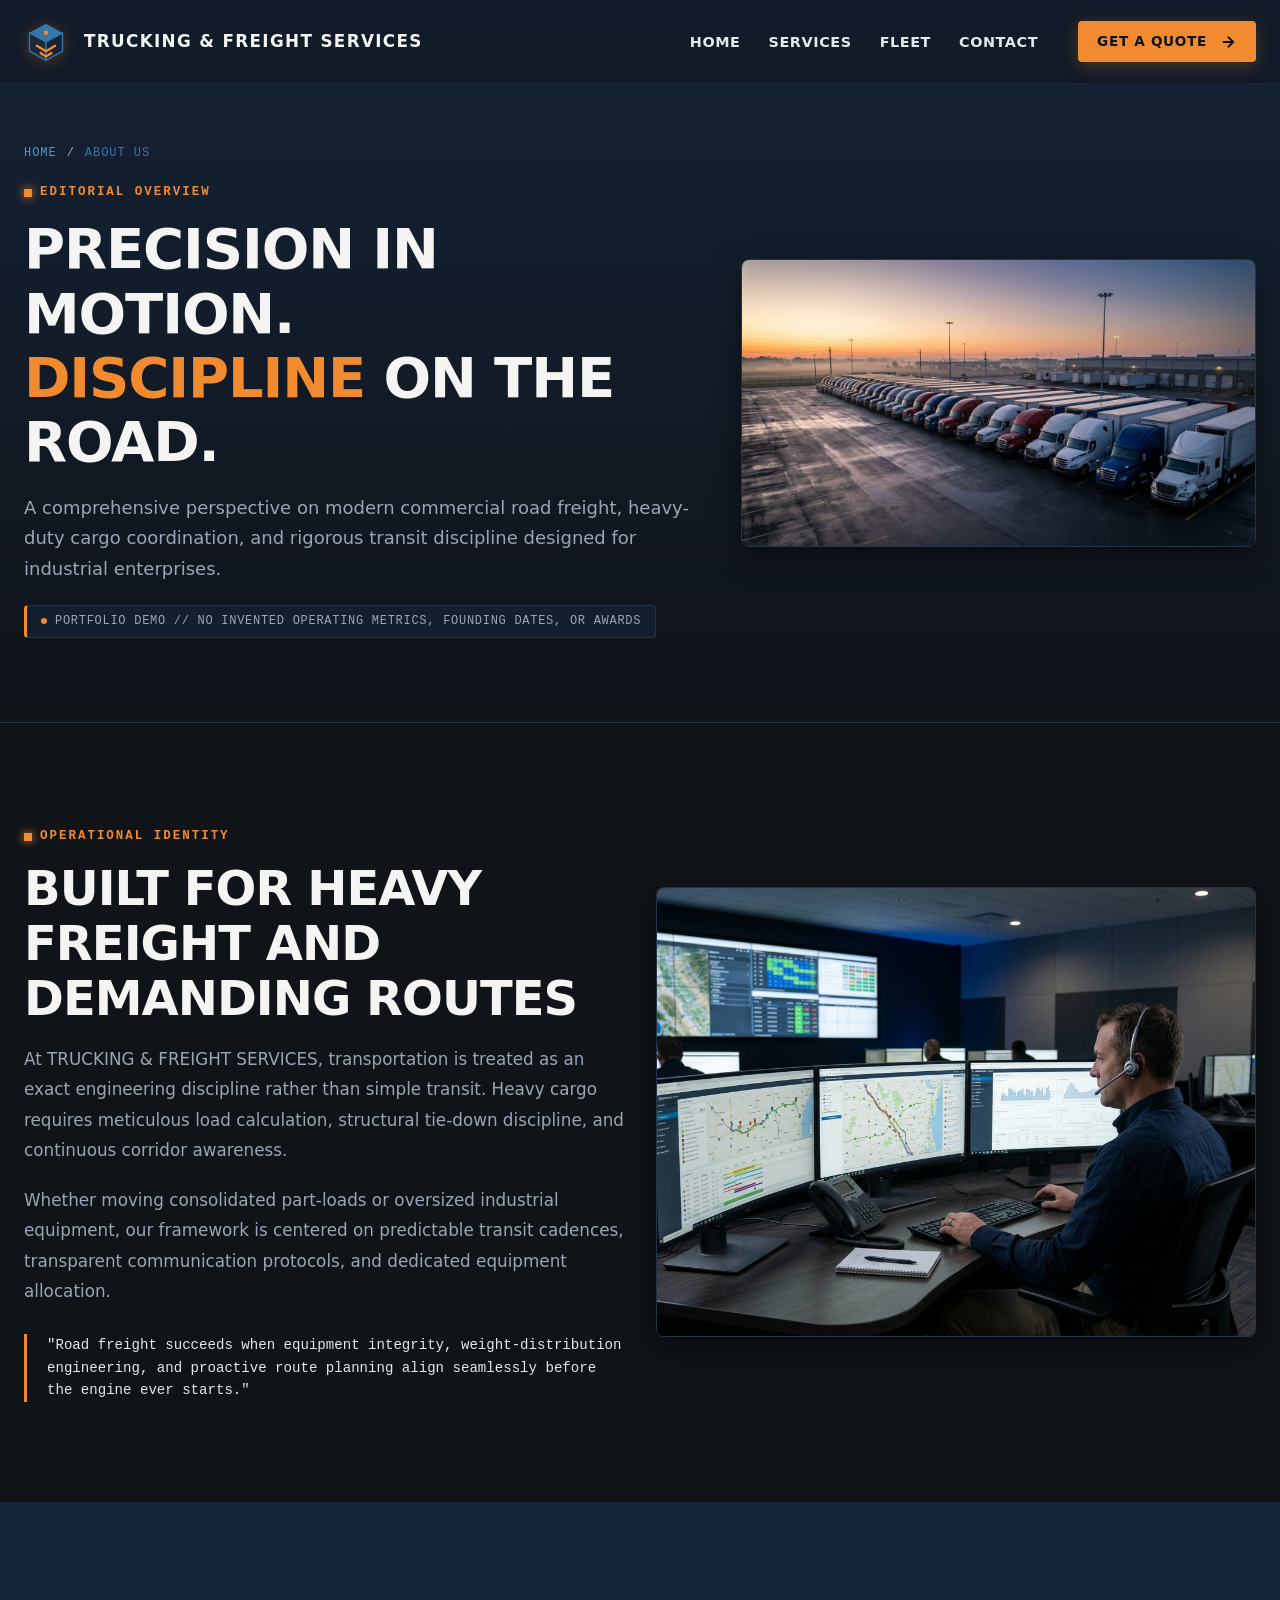
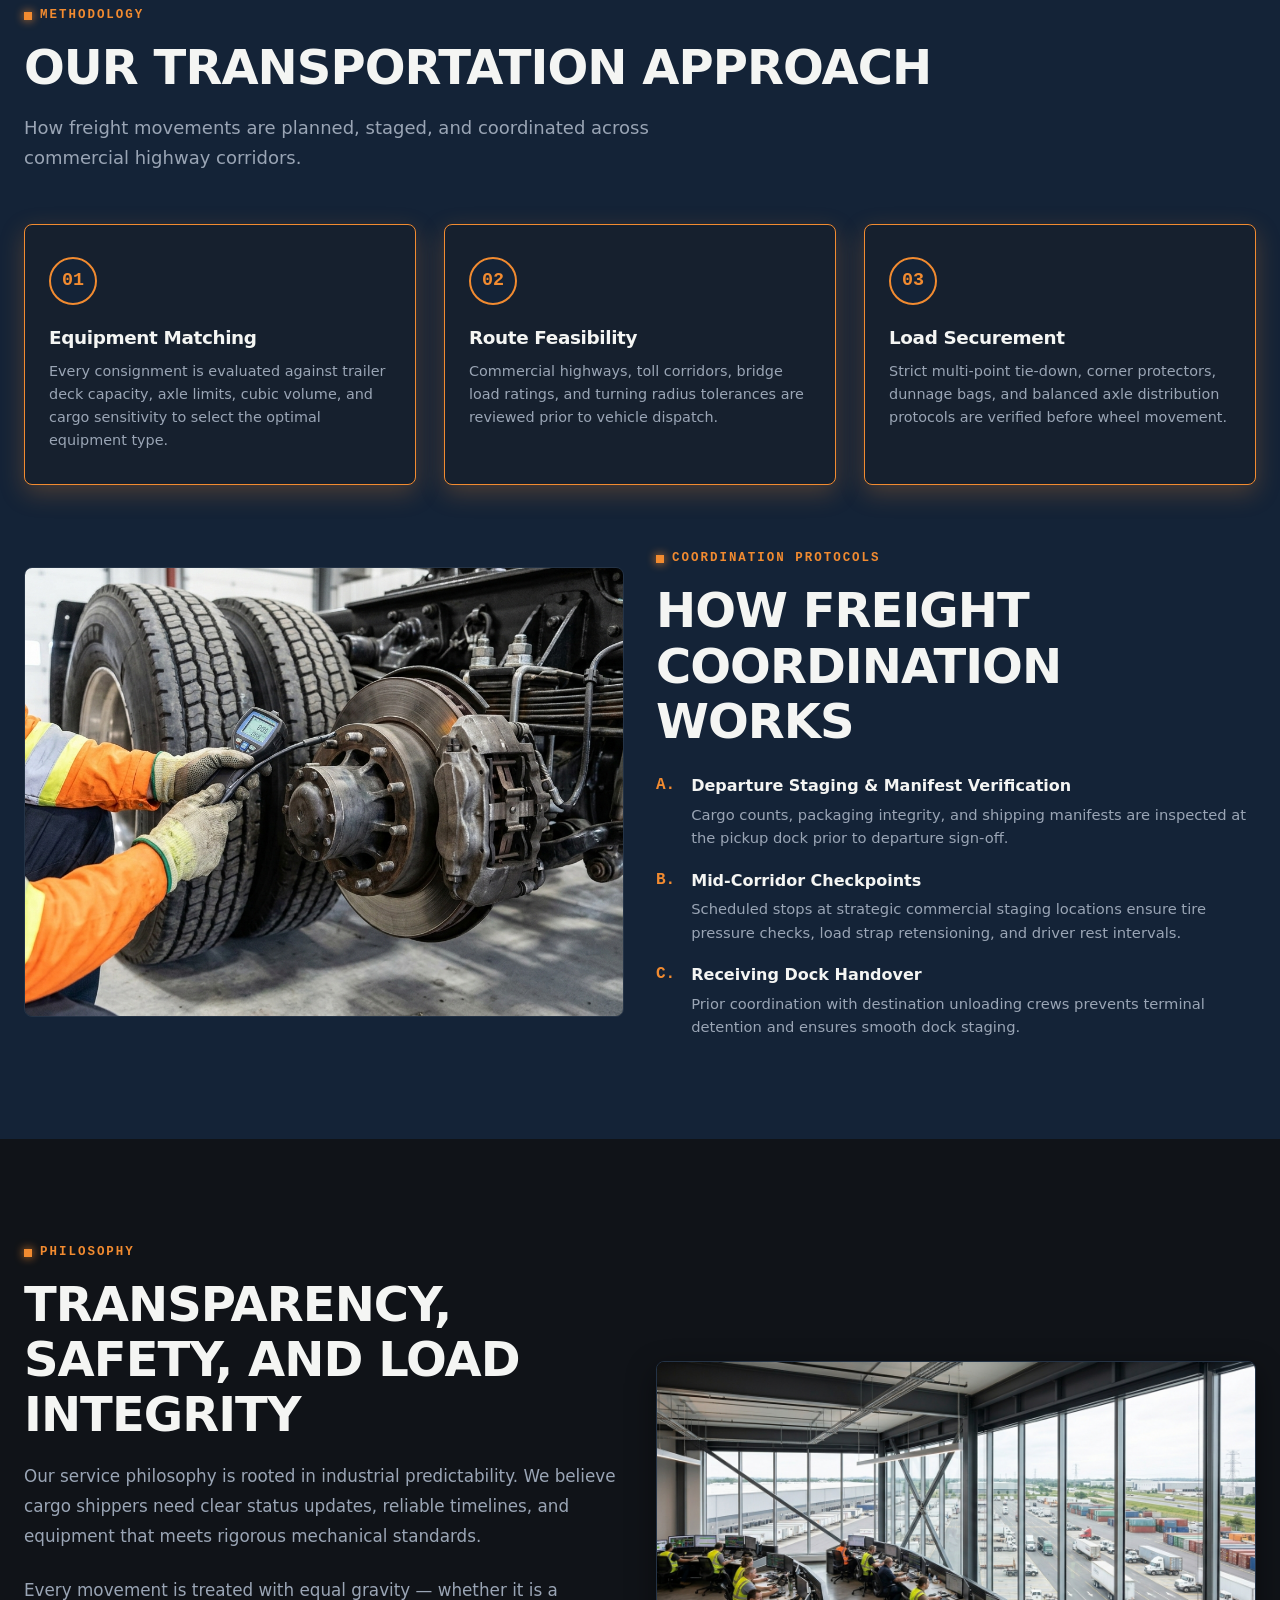
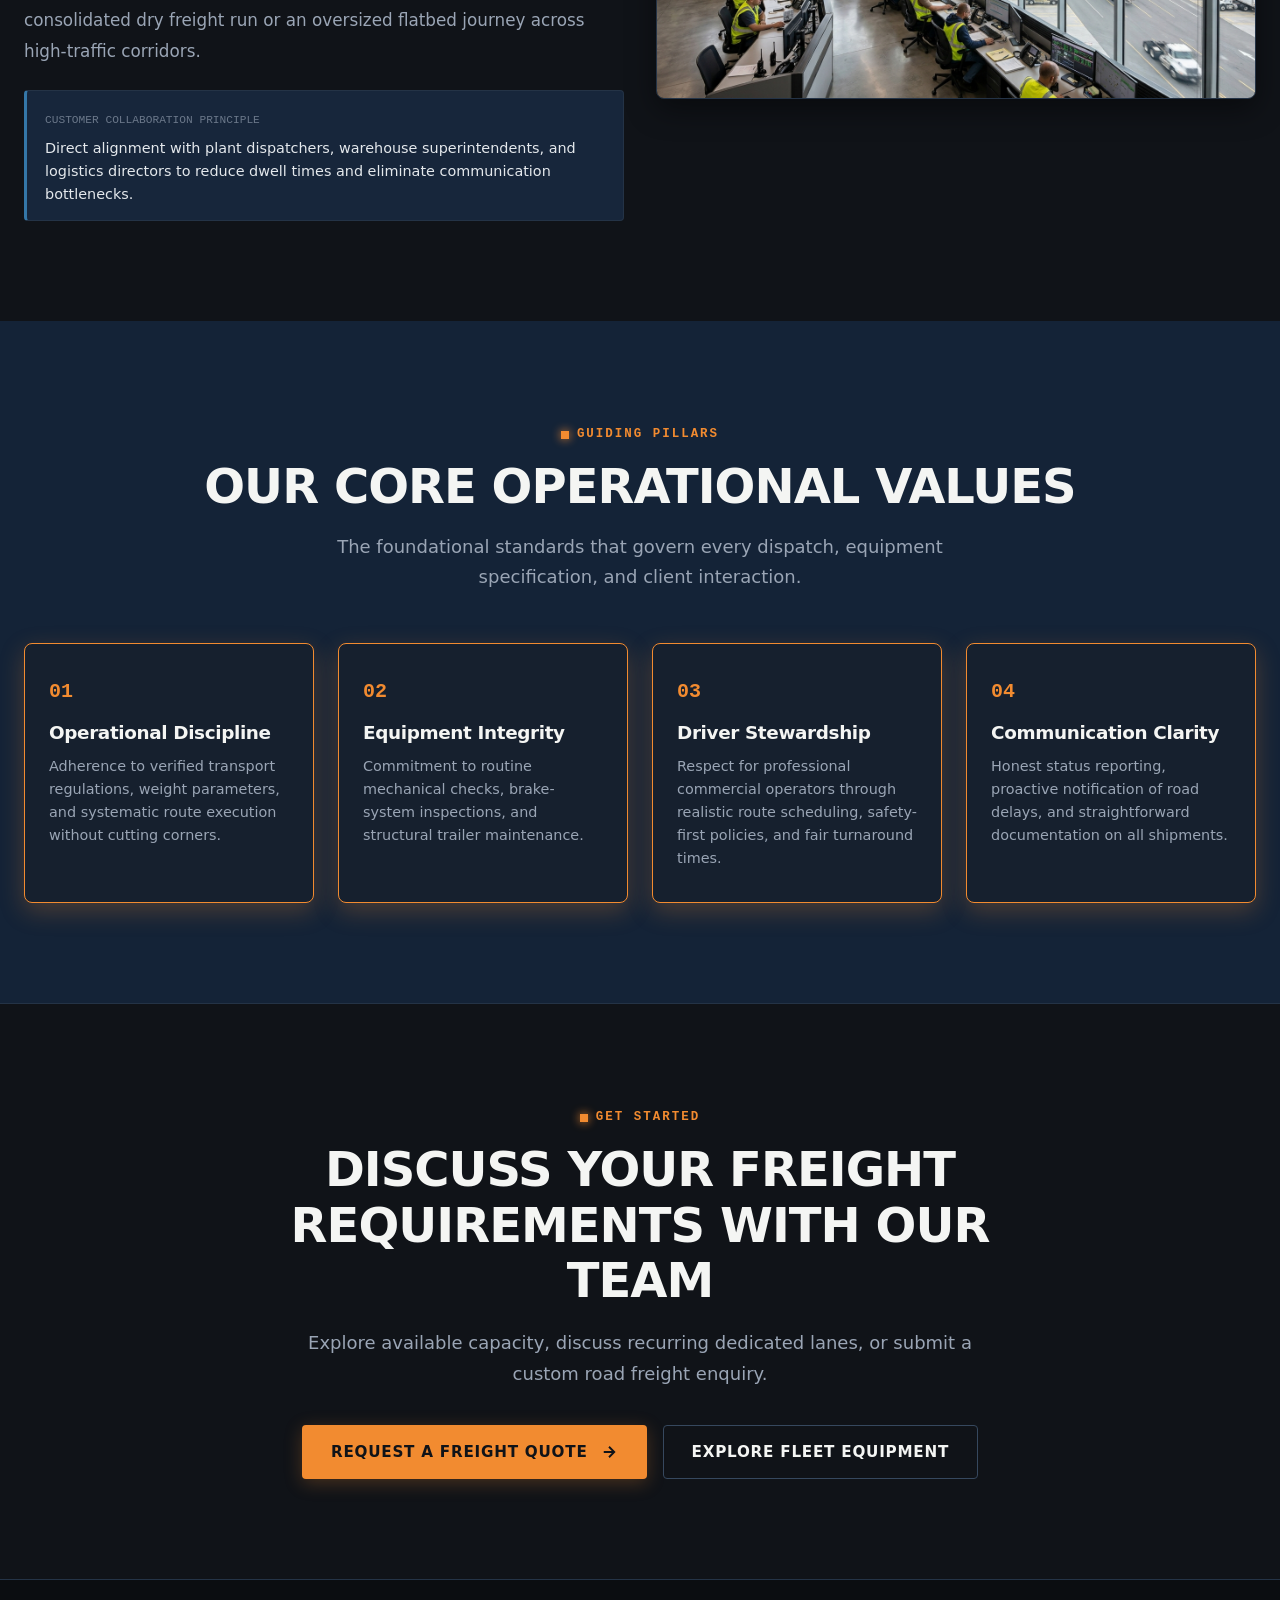
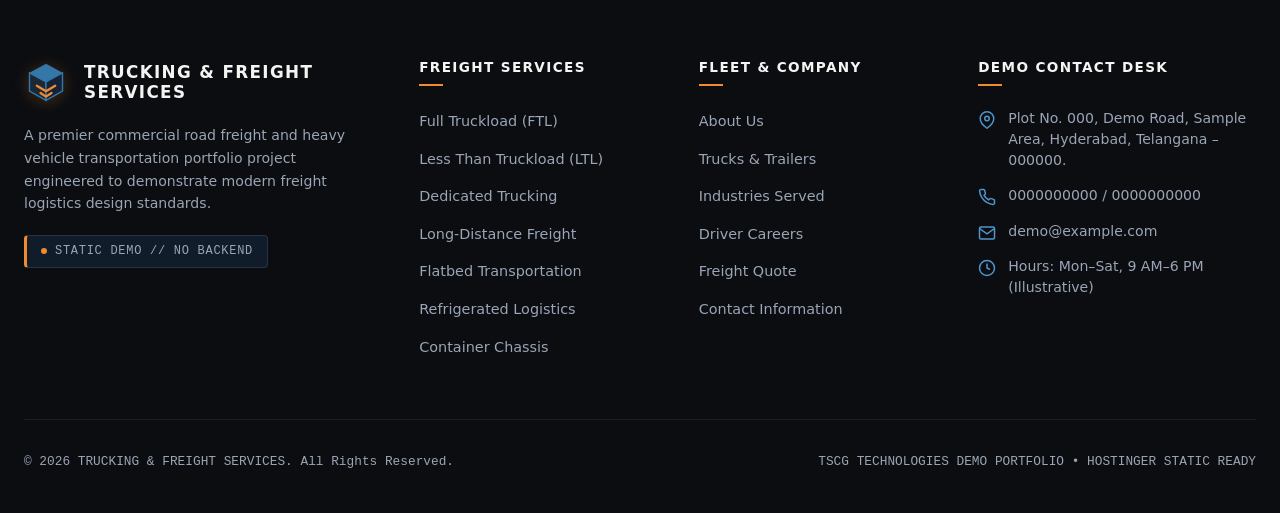
<file: about.html>
<!DOCTYPE html>
<html lang="en">
<head>
  <meta charset="UTF-8">
  <meta name="viewport" content="width=device-width, initial-scale=1.0">
  <meta name="description" content="About TRUCKING & FREIGHT SERVICES — Commercial road freight transportation approach, dispatch coordination, and heavy-duty logistics philosophy.">
  <title>About Us | TRUCKING &amp; FREIGHT SERVICES</title>
  
  <link rel="icon" type="image/svg+xml" href="data:image/svg+xml,<svg xmlns='http://www.w3.org/2000/svg' viewBox='0 0 32 32'><rect width='32' height='32' fill='%23101318'/><polygon points='16,3 28,10 16,17 4,10' fill='%233477A8'/><polygon points='4,10 16,17 16,29 4,22' fill='%231b2838'/><polygon points='16,17 28,10 28,22 16,29' fill='%23F28B30'/></svg>">
  <link rel="stylesheet" href="css/style.css">
</head>
<body>

  <!-- Navigation Bar -->
  <header class="site-header" id="mainHeader">
    <div class="container header-container">
      <a href="index.html" class="brand-wrapper" aria-label="Trucking & Freight Services Home">
        <svg class="brand-logo-svg" viewBox="0 0 48 48" fill="none" xmlns="http://www.w3.org/2000/svg" aria-hidden="true">
          <polygon points="24,4 42,14 24,24 6,14" fill="#3477A8" />
          <polygon points="6,14 24,24 24,44 6,34" fill="#1b2838" stroke="#3477A8" stroke-width="1.5" />
          <polygon points="24,24 42,14 42,34 24,44" fill="#142337" stroke="#3477A8" stroke-width="1.5" />
          <path d="M14 28 L24 34 L34 28" stroke="#F28B30" stroke-width="2.5" stroke-linecap="round" stroke-linejoin="round" />
          <path d="M18 36 L24 40 L30 36" stroke="#F28B30" stroke-width="2.5" stroke-linecap="round" stroke-linejoin="round" />
          <circle cx="24" cy="14" r="2.5" fill="#F28B30" />
        </svg>
        <div class="brand-info">
          <span class="brand-title">TRUCKING &amp; FREIGHT SERVICES</span>
        </div>
      </a>

            <!-- Desktop Navigation Menu (Core 4 Pages) -->
      <nav class="desktop-nav" aria-label="Main Navigation">
        <ul class="nav-links">
          <li><a href="index.html" class="nav-link">Home</a></li>
          <li><a href="services.html" class="nav-link">Services</a></li>
          <li><a href="fleet.html" class="nav-link">Fleet</a></li>
          <li><a href="contact.html" class="nav-link">Contact</a></li>
        </ul>
        <a href="contact.html" class="btn btn-primary btn-sm nav-cta">
          <span>Get a Quote</span>
          <svg viewBox="0 0 24 24" fill="none" stroke="currentColor" stroke-width="2.5"><path d="M5 12h14M12 5l7 7-7 7"/></svg>
        </a>
      </nav>

      <button class="mobile-nav-toggle" aria-label="Toggle mobile menu" aria-expanded="false">
        <span class="hamburger-line"></span>
        <span class="hamburger-line"></span>
        <span class="hamburger-line"></span>
      </button>
    </div>
  </header>

  <!-- Mobile Drawer -->
    <!-- Mobile Drawer Overlay & Menu -->
  <div class="mobile-drawer-overlay" id="drawerOverlay"></div>
  <aside class="mobile-drawer" id="mobileDrawer" aria-label="Mobile Navigation">
    <div class="mobile-drawer-top">
      <div style="margin-bottom: 24px;">
        <span class="brand-title" style="font-size: 1rem;">TRUCKING &amp; FREIGHT SERVICES</span>
      </div>
      <ul class="mobile-nav-links">
        <li><a href="index.html" class="mobile-nav-link">Home</a></li>
        <li><a href="services.html" class="mobile-nav-link">Services</a></li>
        <li><a href="fleet.html" class="mobile-nav-link">Fleet</a></li>
        <li><a href="contact.html" class="mobile-nav-link">Contact</a></li>
      </ul>
      <div style="margin-top: 24px; padding-top: 18px; border-top: 1px solid var(--border-dark); display: flex; flex-direction: column; gap: 12px; font-size: 0.9rem;">
        <a href="about.html" class="footer-link">About Us</a>
        <a href="industries.html" class="footer-link">Industries</a>
        <a href="careers.html" class="footer-link">Driver Careers</a>
      </div>
    </div>
    <div class="mobile-drawer-footer">
      <a href="contact.html" class="btn btn-primary btn-block">
        <span>Get a Quote</span>
        <svg viewBox="0 0 24 24" fill="none" stroke="currentColor" stroke-width="2.5"><path d="M5 12h14M12 5l7 7-7 7"/></svg>
      </a>
    </div>
  </aside>

  <main>
    <!-- =========================================================================
         SECTION 1: ABOUT HERO
         ========================================================================= -->
    <section class="page-hero">
      <div class="container">
        <div class="page-hero-grid">
          <div>
            <nav class="breadcrumbs" aria-label="Breadcrumb">
              <a href="index.html">Home</a>
              <span>/</span>
              <span class="text-steel">About Us</span>
            </nav>
            <span class="section-tag">EDITORIAL OVERVIEW</span>
            <h1 class="page-hero-headline">
              PRECISION IN MOTION. <br><span class="text-orange">DISCIPLINE</span> ON THE ROAD.
            </h1>
            <p class="section-lead">
              A comprehensive perspective on modern commercial road freight, heavy-duty cargo coordination, and rigorous transit discipline designed for industrial enterprises.
            </p>
            <div class="demo-badge" style="margin-top: 20px;">
              <span class="demo-badge-dot"></span>
              <span>PORTFOLIO DEMO // NO INVENTED OPERATING METRICS, FOUNDING DATES, OR AWARDS</span>
            </div>
          </div>
          <div class="page-hero-media">
            <!-- Intended Image: about-fleet-overview.jpg -->
            <img src="images/about-fleet-overview.jpg" alt="Commercial Freight Transportation Lineup" width="800" height="342">
          </div>
        </div>
      </div>
    </section>

    <!-- =========================================================================
         SECTION 2: INTRODUCTION TO TRUCKING & FREIGHT SERVICES
         ========================================================================= -->
    <section class="section-padding">
      <div class="container">
        <div class="grid-2" style="align-items: center;">
          <div class="reveal-item">
            <span class="section-tag">OPERATIONAL IDENTITY</span>
            <h2 class="section-headline">BUILT FOR HEAVY FREIGHT AND DEMANDING ROUTES</h2>
            <p style="color: var(--text-muted); font-size: 1.05rem; line-height: 1.8; margin-bottom: 20px;">
              At TRUCKING &amp; FREIGHT SERVICES, transportation is treated as an exact engineering discipline rather than simple transit. Heavy cargo requires meticulous load calculation, structural tie-down discipline, and continuous corridor awareness.
            </p>
            <p style="color: var(--text-muted); font-size: 1.05rem; line-height: 1.8; margin-bottom: 28px;">
              Whether moving consolidated part-loads or oversized industrial equipment, our framework is centered on predictable transit cadences, transparent communication protocols, and dedicated equipment allocation.
            </p>
            <div style="border-left: 3px solid var(--signal-orange); padding-left: 20px;">
              <p class="mono" style="font-size: 0.88rem; color: var(--light-grey);">
                "Road freight succeeds when equipment integrity, weight-distribution engineering, and proactive route planning align seamlessly before the engine ever starts."
              </p>
            </div>
          </div>

          <div class="reveal-item delay-2">
            <div class="card-img-wrap ratio-4-3" style="border-radius: var(--radius-md); border: 1px solid var(--border-dark); box-shadow: var(--shadow-card);">
              <!-- Intended Image: fleet-operations.jpg -->
              <img src="images/fleet-operations.jpg" alt="Operational Fleet Coordination & Route Planning" width="600" height="450">
            </div>
          </div>
        </div>
      </div>
    </section>

    <!-- =========================================================================
         SECTION 3 & 4: OUR TRANSPORTATION APPROACH & HOW COORDINATION WORKS
         ========================================================================= -->
    <section class="section-padding" style="background-color: var(--deep-navy);">
      <div class="container">
        <div class="section-header">
          <span class="section-tag">METHODOLOGY</span>
          <h2 class="section-headline">OUR TRANSPORTATION APPROACH</h2>
          <p class="section-lead">
            How freight movements are planned, staged, and coordinated across commercial highway corridors.
          </p>
        </div>

        <div class="grid-3">
          <div class="process-step-item reveal-item delay-1">
            <div class="process-num-badge">01</div>
            <h3 class="process-title">Equipment Matching</h3>
            <p class="process-desc">
              Every consignment is evaluated against trailer deck capacity, axle limits, cubic volume, and cargo sensitivity to select the optimal equipment type.
            </p>
          </div>

          <div class="process-step-item reveal-item delay-2">
            <div class="process-num-badge">02</div>
            <h3 class="process-title">Route Feasibility</h3>
            <p class="process-desc">
              Commercial highways, toll corridors, bridge load ratings, and turning radius tolerances are reviewed prior to vehicle dispatch.
            </p>
          </div>

          <div class="process-step-item reveal-item delay-3">
            <div class="process-num-badge">03</div>
            <h3 class="process-title">Load Securement</h3>
            <p class="process-desc">
              Strict multi-point tie-down, corner protectors, dunnage bags, and balanced axle distribution protocols are verified before wheel movement.
            </p>
          </div>
        </div>

        <!-- Split Screen Editorial: How Freight Coordination Works -->
        <div class="grid-2" style="margin-top: 60px; align-items: center;">
          <div class="reveal-item">
            <div class="card-img-wrap ratio-4-3" style="border-radius: var(--radius-md); border: 1px solid var(--border-dark);">
              <!-- Intended Image: safety-inspection-standards.jpg -->
              <img src="images/safety-inspection-standards.jpg" alt="Safety Inspection and Fleet Standards" width="600" height="450">
            </div>
          </div>

          <div class="reveal-item delay-2">
            <span class="section-tag">COORDINATION PROTOCOLS</span>
            <h2 class="section-headline">HOW FREIGHT COORDINATION WORKS</h2>
            <ul style="list-style: none; display: flex; flex-direction: column; gap: 18px; margin-top: 24px;">
              <li style="display: flex; gap: 16px;">
                <span class="mono" style="color: var(--signal-orange); font-weight: 700;">A.</span>
                <div>
                  <strong style="color: var(--warm-white); display: block; margin-bottom: 4px;">Departure Staging &amp; Manifest Verification</strong>
                  <p style="color: var(--text-muted); font-size: 0.92rem;">Cargo counts, packaging integrity, and shipping manifests are inspected at the pickup dock prior to departure sign-off.</p>
                </div>
              </li>
              <li style="display: flex; gap: 16px;">
                <span class="mono" style="color: var(--signal-orange); font-weight: 700;">B.</span>
                <div>
                  <strong style="color: var(--warm-white); display: block; margin-bottom: 4px;">Mid-Corridor Checkpoints</strong>
                  <p style="color: var(--text-muted); font-size: 0.92rem;">Scheduled stops at strategic commercial staging locations ensure tire pressure checks, load strap retensioning, and driver rest intervals.</p>
                </div>
              </li>
              <li style="display: flex; gap: 16px;">
                <span class="mono" style="color: var(--signal-orange); font-weight: 700;">C.</span>
                <div>
                  <strong style="color: var(--warm-white); display: block; margin-bottom: 4px;">Receiving Dock Handover</strong>
                  <p style="color: var(--text-muted); font-size: 0.92rem;">Prior coordination with destination unloading crews prevents terminal detention and ensures smooth dock staging.</p>
                </div>
              </li>
            </ul>
          </div>
        </div>
      </div>
    </section>

    <!-- =========================================================================
         SECTION 5 & 6: SERVICE PHILOSOPHY & CUSTOMER FOCUS
         ========================================================================= -->
    <section class="section-padding">
      <div class="container">
        <div class="grid-2" style="align-items: center;">
          <div class="reveal-item">
            <span class="section-tag">PHILOSOPHY</span>
            <h2 class="section-headline">TRANSPARENCY, SAFETY, AND LOAD INTEGRITY</h2>
            <p style="color: var(--text-muted); font-size: 1.05rem; line-height: 1.8; margin-bottom: 24px;">
              Our service philosophy is rooted in industrial predictability. We believe cargo shippers need clear status updates, reliable timelines, and equipment that meets rigorous mechanical standards.
            </p>
            <p style="color: var(--text-muted); font-size: 1.05rem; line-height: 1.8; margin-bottom: 24px;">
              Every movement is treated with equal gravity — whether it is a consolidated dry freight run or an oversized flatbed journey across high-traffic corridors.
            </p>
            <div class="route-telemetry-box" style="border-left: 3px solid var(--steel-blue);">
              <span class="route-box-label">Customer Collaboration Principle</span>
              <p style="font-size: 0.9rem; color: var(--light-grey); margin-top: 6px;">
                Direct alignment with plant dispatchers, warehouse superintendents, and logistics directors to reduce dwell times and eliminate communication bottlenecks.
              </p>
            </div>
          </div>

          <div class="reveal-item delay-2">
            <div class="card-img-wrap ratio-16-9" style="border-radius: var(--radius-md); border: 1px solid var(--border-dark); box-shadow: var(--shadow-card);">
              <!-- Intended Image: freight-coordination-center.jpg -->
              <img src="images/freight-coordination-center.jpg" alt="Freight Coordination Center" width="800" height="450">
            </div>
          </div>
        </div>
      </div>
    </section>

    <!-- =========================================================================
         SECTION 7: CORE VALUES
         ========================================================================= -->
    <section class="section-padding" style="background-color: var(--deep-navy);">
      <div class="container">
        <div class="section-header center">
          <span class="section-tag">GUIDING PILLARS</span>
          <h2 class="section-headline">OUR CORE OPERATIONAL VALUES</h2>
          <p class="section-lead">
            The foundational standards that govern every dispatch, equipment specification, and client interaction.
          </p>
        </div>

        <div class="grid-4">
          <div class="process-step-item reveal-item delay-1">
            <span class="mono" style="color: var(--signal-orange); font-size: 1.25rem; font-weight: 800;">01</span>
            <h3 class="process-title" style="margin-top: 14px;">Operational Discipline</h3>
            <p class="process-desc">
              Adherence to verified transport regulations, weight parameters, and systematic route execution without cutting corners.
            </p>
          </div>

          <div class="process-step-item reveal-item delay-2">
            <span class="mono" style="color: var(--signal-orange); font-size: 1.25rem; font-weight: 800;">02</span>
            <h3 class="process-title" style="margin-top: 14px;">Equipment Integrity</h3>
            <p class="process-desc">
              Commitment to routine mechanical checks, brake-system inspections, and structural trailer maintenance.
            </p>
          </div>

          <div class="process-step-item reveal-item delay-3">
            <span class="mono" style="color: var(--signal-orange); font-size: 1.25rem; font-weight: 800;">03</span>
            <h3 class="process-title" style="margin-top: 14px;">Driver Stewardship</h3>
            <p class="process-desc">
              Respect for professional commercial operators through realistic route scheduling, safety-first policies, and fair turnaround times.
            </p>
          </div>

          <div class="process-step-item reveal-item delay-4">
            <span class="mono" style="color: var(--signal-orange); font-size: 1.25rem; font-weight: 800;">04</span>
            <h3 class="process-title" style="margin-top: 14px;">Communication Clarity</h3>
            <p class="process-desc">
              Honest status reporting, proactive notification of road delays, and straightforward documentation on all shipments.
            </p>
          </div>
        </div>
      </div>
    </section>

    <!-- =========================================================================
         SECTION 8: FINAL CTA
         ========================================================================= -->
    <section class="section-padding" style="text-align: center; border-top: 1px solid var(--border-dark);">
      <div class="container">
        <span class="section-tag">GET STARTED</span>
        <h2 class="section-headline" style="max-width: 700px; margin: 0 auto 20px;">
          DISCUSS YOUR FREIGHT REQUIREMENTS WITH OUR TEAM
        </h2>
        <p class="section-lead" style="margin: 0 auto 36px;">
          Explore available capacity, discuss recurring dedicated lanes, or submit a custom road freight enquiry.
        </p>
        <div style="display: flex; gap: 16px; justify-content: center; flex-wrap: wrap;">
          <a href="contact.html" class="btn btn-primary">
            <span>Request a Freight Quote</span>
            <svg viewBox="0 0 24 24" fill="none" stroke="currentColor" stroke-width="2.5"><path d="M5 12h14M12 5l7 7-7 7"/></svg>
          </a>
          <a href="fleet.html" class="btn btn-secondary">
            <span>Explore Fleet Equipment</span>
          </a>
        </div>
      </div>
    </section>
  </main>

  <!-- Footer -->
  <footer class="site-footer">
    <div class="container">
      <div class="footer-grid">
        <div>
          <a href="index.html" class="brand-wrapper" style="margin-bottom: 20px;">
            <svg class="brand-logo-svg" viewBox="0 0 48 48" fill="none" xmlns="http://www.w3.org/2000/svg" aria-hidden="true">
              <polygon points="24,4 42,14 24,24 6,14" fill="#3477A8" />
              <polygon points="6,14 24,24 24,44 6,34" fill="#1b2838" stroke="#3477A8" stroke-width="1.5" />
              <polygon points="24,24 42,14 42,34 24,44" fill="#142337" stroke="#3477A8" stroke-width="1.5" />
              <path d="M14 28 L24 34 L34 28" stroke="#F28B30" stroke-width="2.5" stroke-linecap="round" stroke-linejoin="round" />
              <path d="M18 36 L24 40 L30 36" stroke="#F28B30" stroke-width="2.5" stroke-linecap="round" stroke-linejoin="round" />
            </svg>
            <div class="brand-info">
              <span class="brand-title">TRUCKING &amp; FREIGHT SERVICES</span>
        </div>
          </a>
          <p style="font-size: 0.88rem; line-height: 1.6; margin-bottom: 20px;">
            A premier commercial road freight and heavy vehicle transportation portfolio project engineered to demonstrate modern freight logistics design standards.
          </p>
          <div class="demo-badge">
            <span class="demo-badge-dot"></span>
            <span>STATIC DEMO // NO BACKEND</span>
          </div>
        </div>

        <div>
          <h3 class="footer-col-title">Freight Services</h3>
          <ul class="footer-links">
            <li><a href="services.html#ftl" class="footer-link">Full Truckload (FTL)</a></li>
            <li><a href="services.html#ltl" class="footer-link">Less Than Truckload (LTL)</a></li>
            <li><a href="services.html#dedicated" class="footer-link">Dedicated Trucking</a></li>
            <li><a href="services.html#long-distance" class="footer-link">Long-Distance Freight</a></li>
            <li><a href="services.html#flatbed" class="footer-link">Flatbed Transportation</a></li>
            <li><a href="services.html#refrigerated" class="footer-link">Refrigerated Logistics</a></li>
            <li><a href="services.html#container" class="footer-link">Container Chassis</a></li>
          </ul>
        </div>

        <div>
          <h3 class="footer-col-title">Fleet &amp; Company</h3>
          <ul class="footer-links">
            <li><a href="about.html" class="footer-link">About Us</a></li>
            <li><a href="fleet.html" class="footer-link">Trucks &amp; Trailers</a></li>
            <li><a href="industries.html" class="footer-link">Industries Served</a></li>
            <li><a href="careers.html" class="footer-link">Driver Careers</a></li>
            <li><a href="contact.html" class="footer-link">Freight Quote</a></li>
            <li><a href="contact.html#info" class="footer-link">Contact Information</a></li>
          </ul>
        </div>

        <div>
          <h3 class="footer-col-title">Demo Contact Desk</h3>
          <div class="footer-contact-item">
            <svg viewBox="0 0 24 24" fill="none" stroke="currentColor" stroke-width="2"><path d="M21 10c0 7-9 13-9 13s-9-6-9-13a9 9 0 0 1 18 0z"></path><circle cx="12" cy="10" r="3"></circle></svg>
            <span>Plot No. 000, Demo Road, Sample Area, Hyderabad, Telangana – 000000.</span>
          </div>
          <div class="footer-contact-item">
            <svg viewBox="0 0 24 24" fill="none" stroke="currentColor" stroke-width="2"><path d="M22 16.92v3a2 2 0 0 1-2.18 2 19.79 19.79 0 0 1-8.63-3.07 19.5 19.5 0 0 1-6-6 19.79 19.79 0 0 1-3.07-8.67A2 2 0 0 1 4.11 2h3a2 2 0 0 1 2 1.72 12.84 12.84 0 0 0 .7 2.81 2 2 0 0 1-.45 2.11L8.09 9.91a16 16 0 0 0 6 6l1.27-1.27a2 2 0 0 1 2.11-.45 12.84 12.84 0 0 0 2.81.7A2 2 0 0 1 22 16.92z"></path></svg>
            <span>0000000000 / 0000000000</span>
          </div>
          <div class="footer-contact-item">
            <svg viewBox="0 0 24 24" fill="none" stroke="currentColor" stroke-width="2"><path d="M4 4h16c1.1 0 2 .9 2 2v12c0 1.1-.9 2-2 2H4c-1.1 0-2-.9-2-2V6c0-1.1.9-2 2-2z"></path><polyline points="22,6 12,13 2,6"></polyline></svg>
            <span>demo@example.com</span>
          </div>
          <div class="footer-contact-item">
            <svg viewBox="0 0 24 24" fill="none" stroke="currentColor" stroke-width="2"><circle cx="12" cy="12" r="10"></circle><polyline points="12 6 12 12 16 14"></polyline></svg>
            <span>Hours: Mon–Sat, 9 AM–6 PM (Illustrative)</span>
          </div>
        </div>
      </div>

      <div class="footer-bottom">
        <div>&copy; <span class="current-year">2026</span> TRUCKING &amp; FREIGHT SERVICES. All Rights Reserved.</div>
        <div>TSCG TECHNOLOGIES DEMO PORTFOLIO &bull; HOSTINGER STATIC READY</div>
      </div>
    </div>
  </footer>

  <script src="js/navigation.js"></script>
  <script src="js/animations.js"></script>
  <script src="js/fleet.js"></script>
  <script src="js/forms.js"></script>
  <script src="js/main.js"></script>
</body>
</html>
</file>
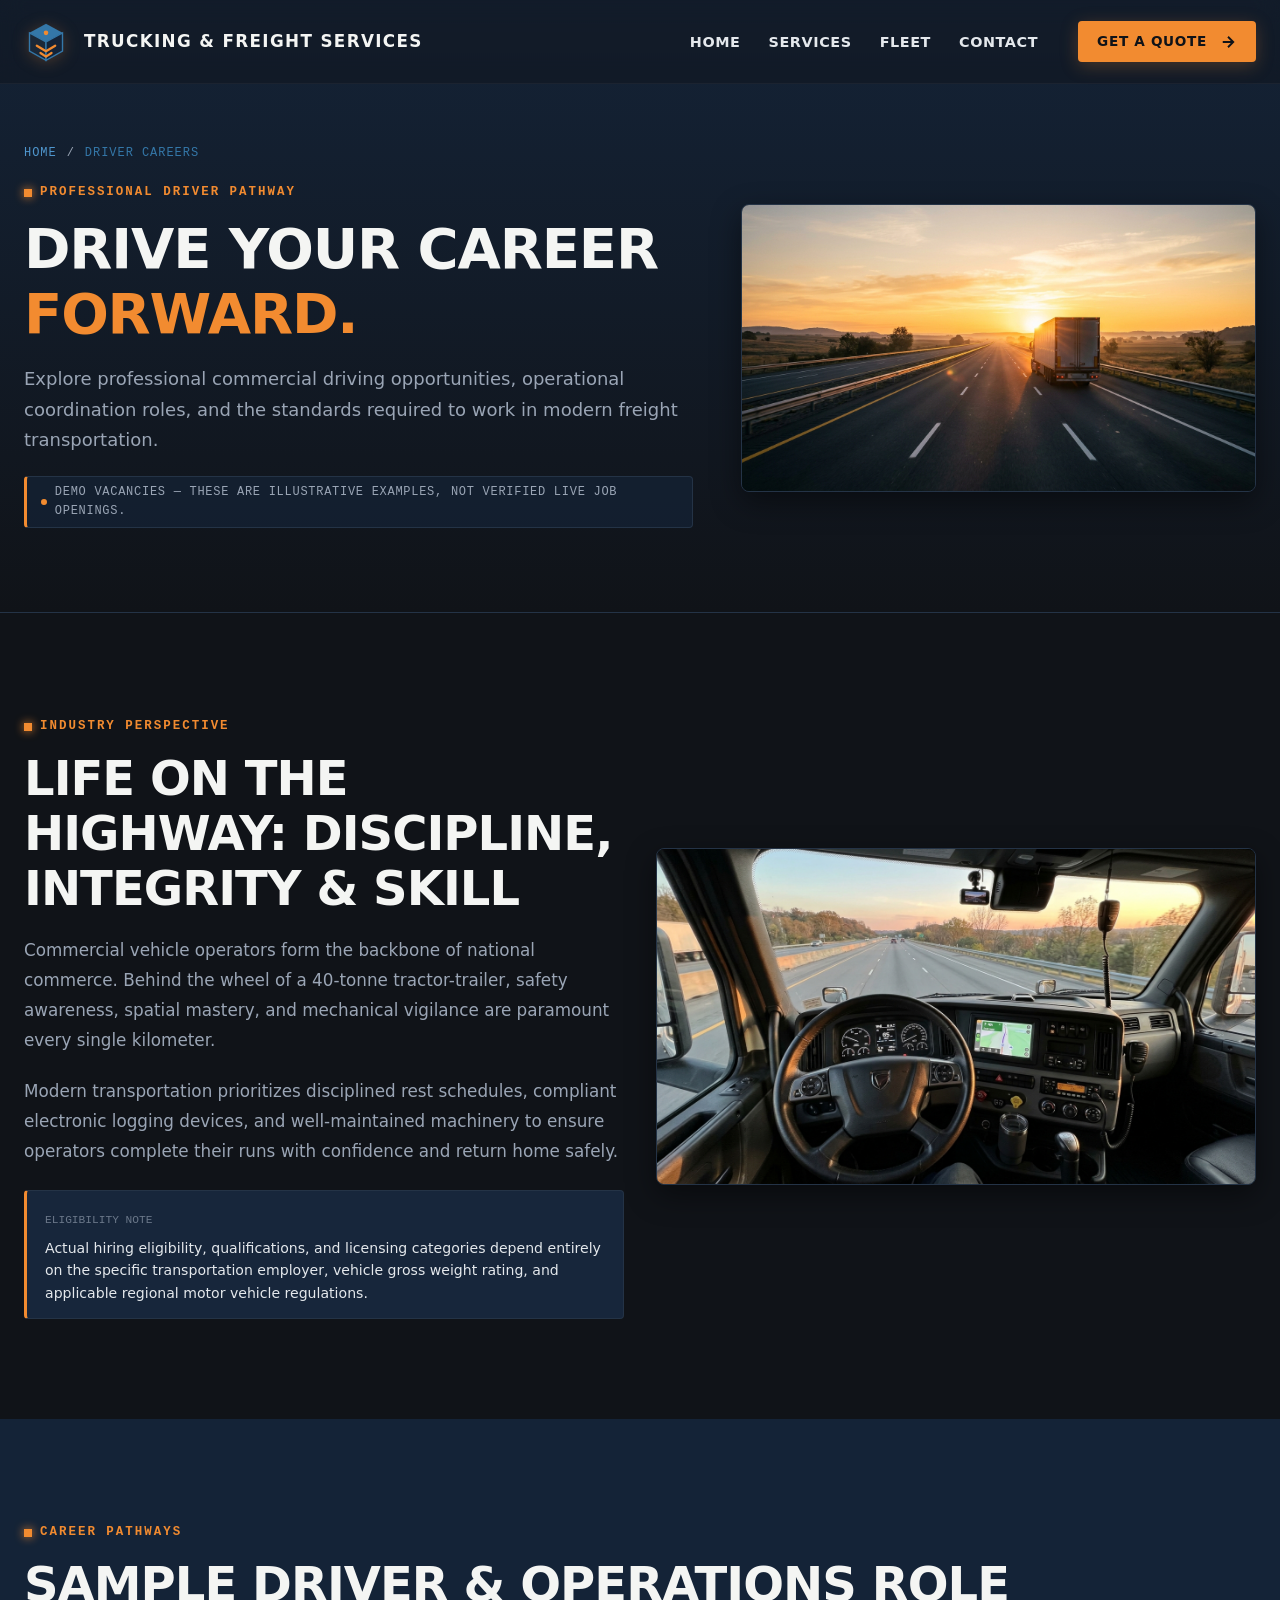
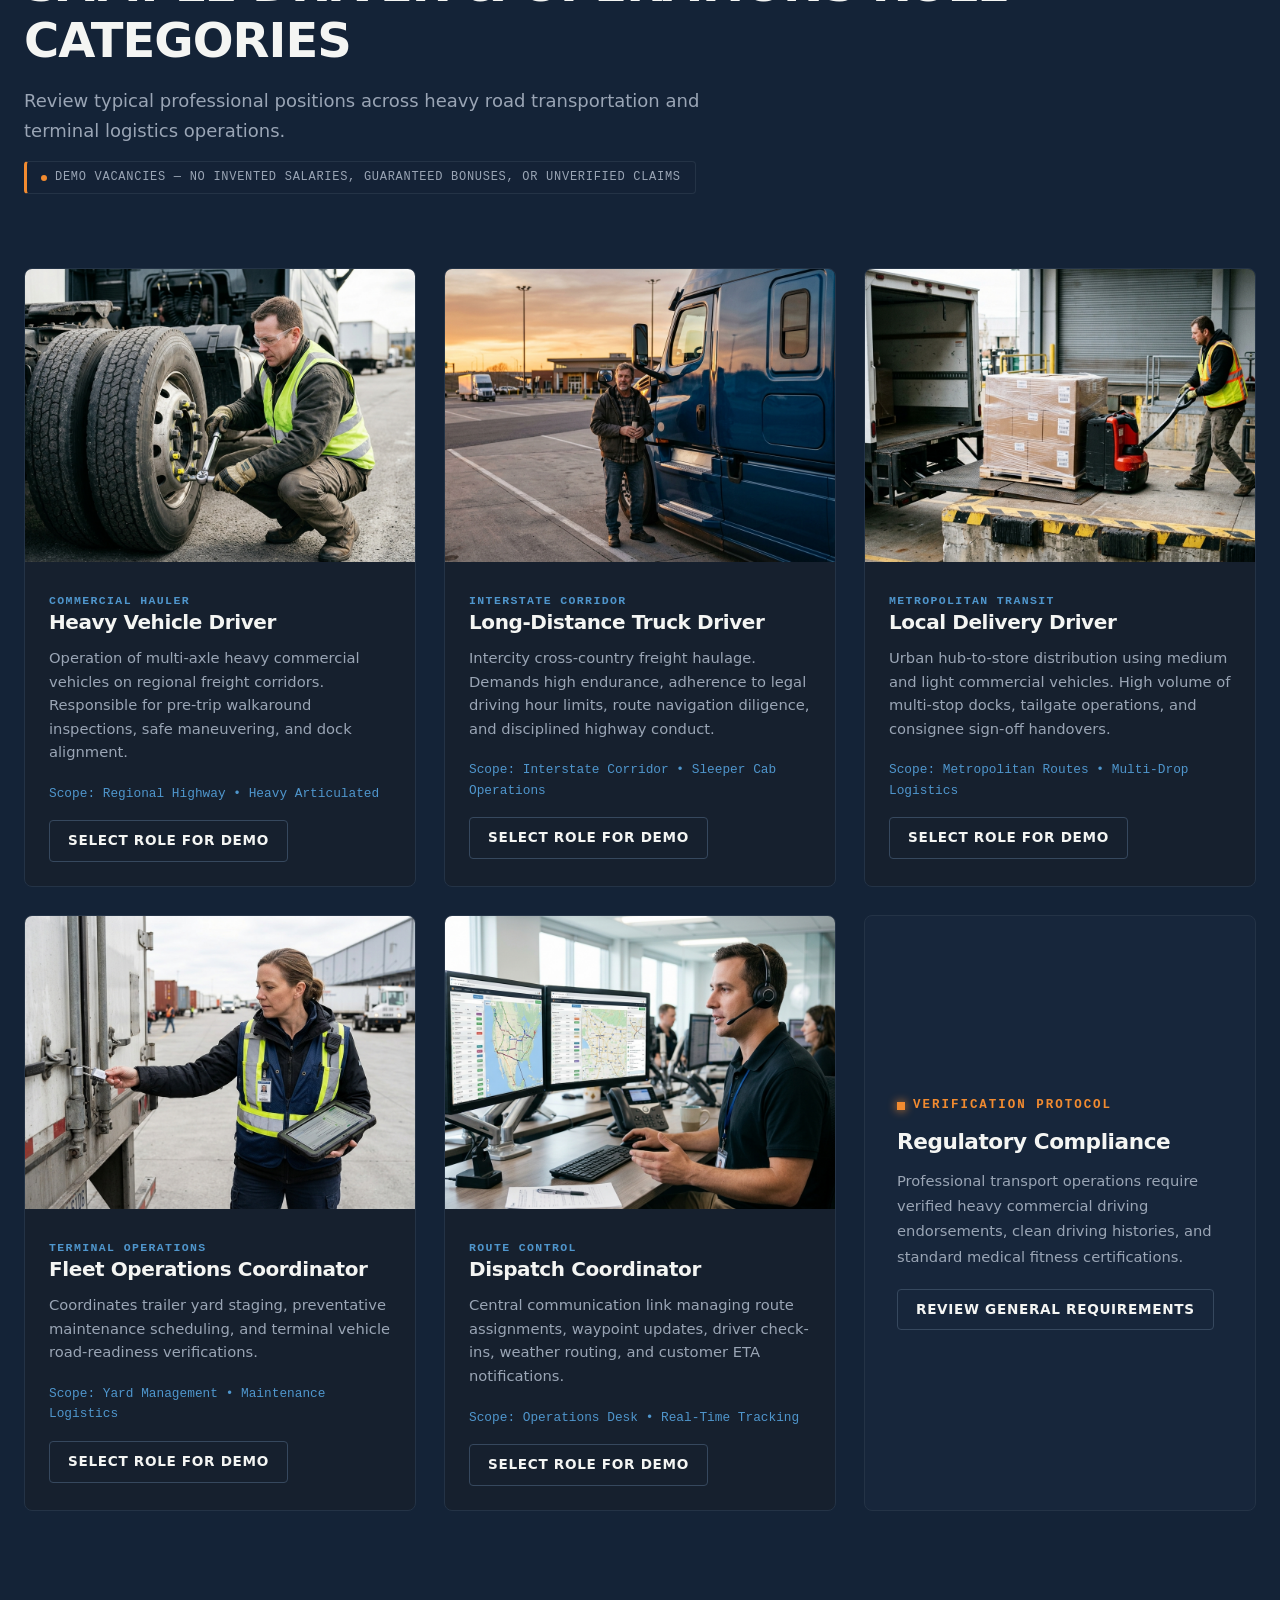
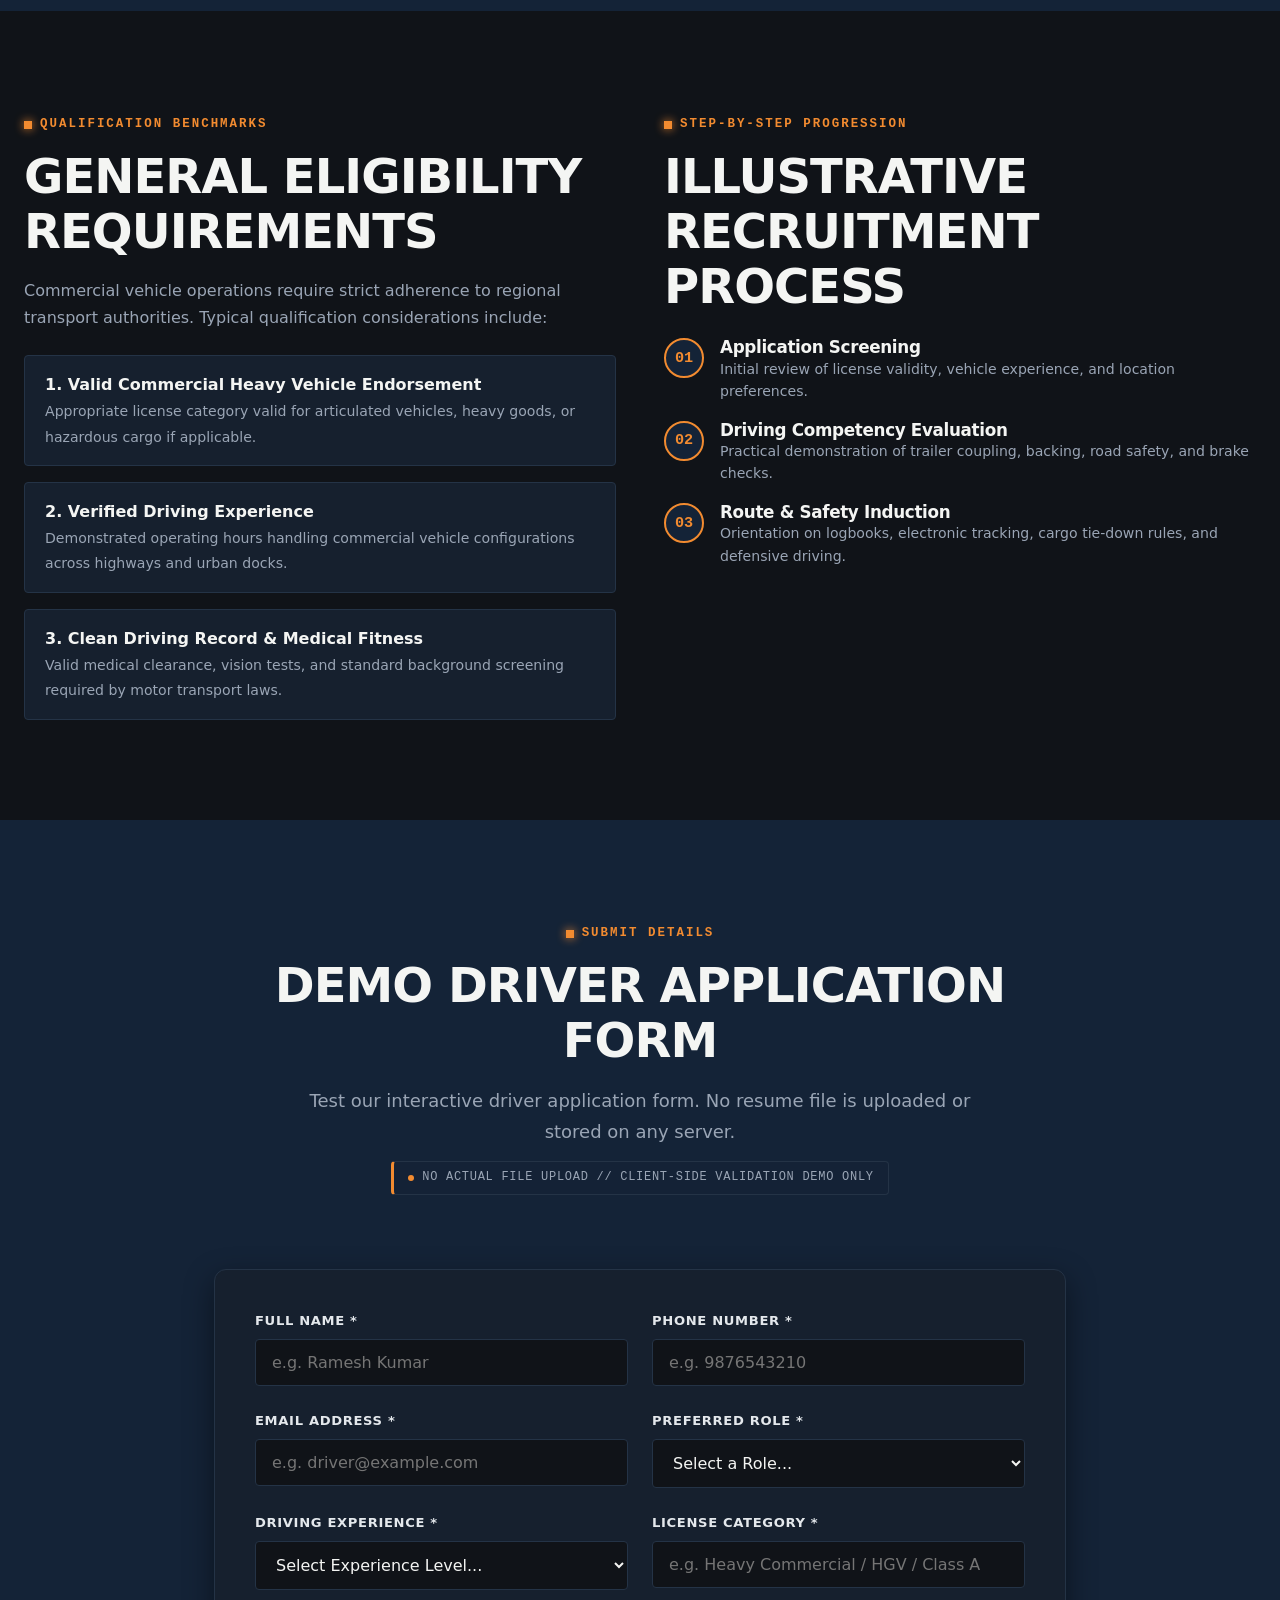
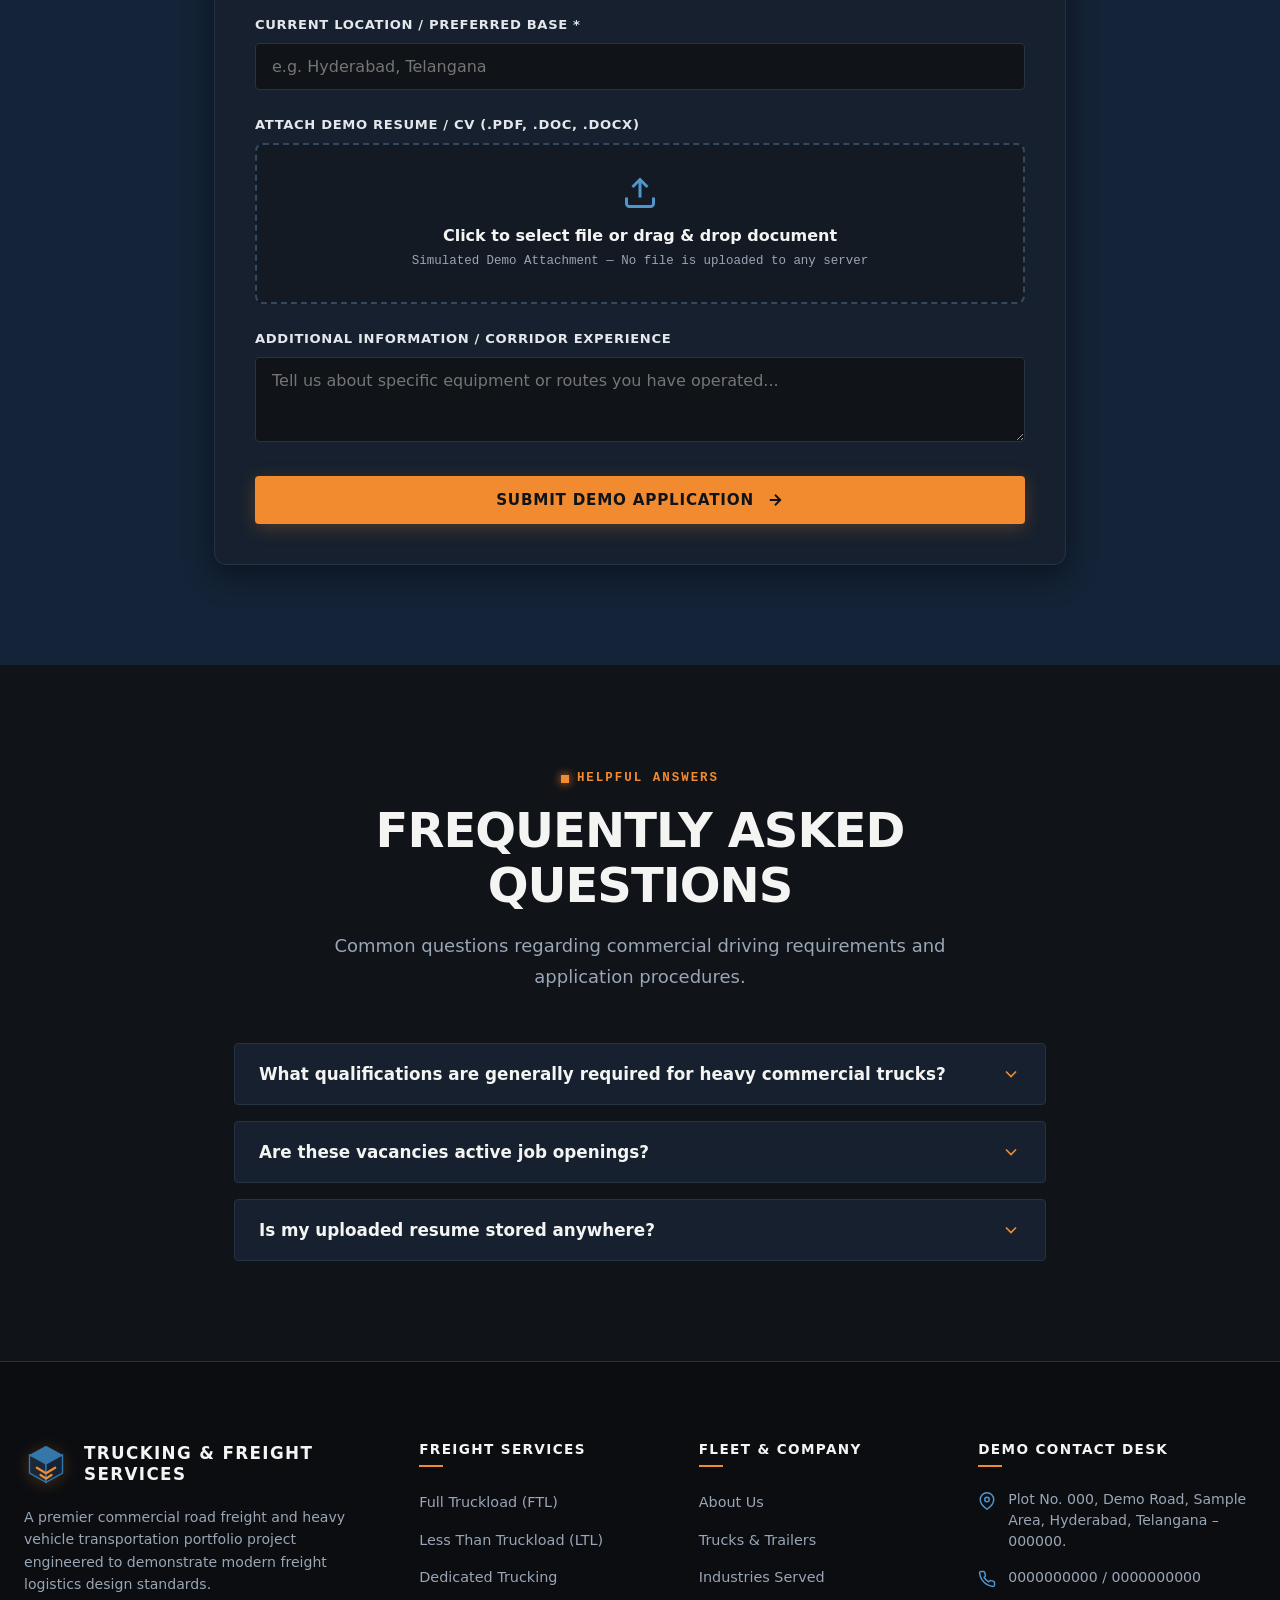
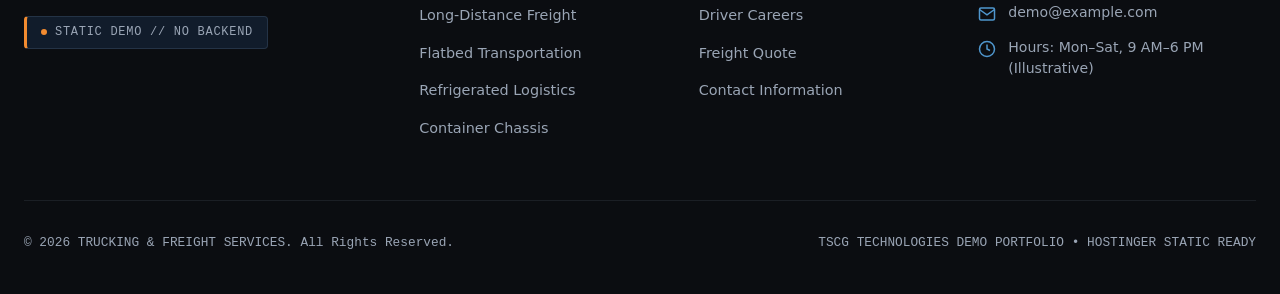
<file: careers.html>
<!DOCTYPE html>
<html lang="en">
<head>
  <meta charset="UTF-8">
  <meta name="viewport" content="width=device-width, initial-scale=1.0">
  <meta name="description" content="Driver careers and commercial transportation opportunities — heavy vehicle operators, long-distance drivers, local delivery, and operations coordination.">
  <title>Driver Careers | TRUCKING &amp; FREIGHT SERVICES</title>
  
  <link rel="icon" type="image/svg+xml" href="data:image/svg+xml,<svg xmlns='http://www.w3.org/2000/svg' viewBox='0 0 32 32'><rect width='32' height='32' fill='%23101318'/><polygon points='16,3 28,10 16,17 4,10' fill='%233477A8'/><polygon points='4,10 16,17 16,29 4,22' fill='%231b2838'/><polygon points='16,17 28,10 28,22 16,29' fill='%23F28B30'/></svg>">
  <link rel="stylesheet" href="css/style.css">
</head>
<body>

  <!-- Navigation Bar -->
  <header class="site-header" id="mainHeader">
    <div class="container header-container">
      <a href="index.html" class="brand-wrapper" aria-label="Trucking & Freight Services Home">
        <svg class="brand-logo-svg" viewBox="0 0 48 48" fill="none" xmlns="http://www.w3.org/2000/svg" aria-hidden="true">
          <polygon points="24,4 42,14 24,24 6,14" fill="#3477A8" />
          <polygon points="6,14 24,24 24,44 6,34" fill="#1b2838" stroke="#3477A8" stroke-width="1.5" />
          <polygon points="24,24 42,14 42,34 24,44" fill="#142337" stroke="#3477A8" stroke-width="1.5" />
          <path d="M14 28 L24 34 L34 28" stroke="#F28B30" stroke-width="2.5" stroke-linecap="round" stroke-linejoin="round" />
          <path d="M18 36 L24 40 L30 36" stroke="#F28B30" stroke-width="2.5" stroke-linecap="round" stroke-linejoin="round" />
          <circle cx="24" cy="14" r="2.5" fill="#F28B30" />
        </svg>
        <div class="brand-info">
          <span class="brand-title">TRUCKING &amp; FREIGHT SERVICES</span>
        </div>
      </a>

            <!-- Desktop Navigation Menu (Core 4 Pages) -->
      <nav class="desktop-nav" aria-label="Main Navigation">
        <ul class="nav-links">
          <li><a href="index.html" class="nav-link">Home</a></li>
          <li><a href="services.html" class="nav-link">Services</a></li>
          <li><a href="fleet.html" class="nav-link">Fleet</a></li>
          <li><a href="contact.html" class="nav-link">Contact</a></li>
        </ul>
        <a href="contact.html" class="btn btn-primary btn-sm nav-cta">
          <span>Get a Quote</span>
          <svg viewBox="0 0 24 24" fill="none" stroke="currentColor" stroke-width="2.5"><path d="M5 12h14M12 5l7 7-7 7"/></svg>
        </a>
      </nav>

      <button class="mobile-nav-toggle" aria-label="Toggle mobile menu" aria-expanded="false">
        <span class="hamburger-line"></span>
        <span class="hamburger-line"></span>
        <span class="hamburger-line"></span>
      </button>
    </div>
  </header>

  <!-- Mobile Drawer -->
    <!-- Mobile Drawer Overlay & Menu -->
  <div class="mobile-drawer-overlay" id="drawerOverlay"></div>
  <aside class="mobile-drawer" id="mobileDrawer" aria-label="Mobile Navigation">
    <div class="mobile-drawer-top">
      <div style="margin-bottom: 24px;">
        <span class="brand-title" style="font-size: 1rem;">TRUCKING &amp; FREIGHT SERVICES</span>
      </div>
      <ul class="mobile-nav-links">
        <li><a href="index.html" class="mobile-nav-link">Home</a></li>
        <li><a href="services.html" class="mobile-nav-link">Services</a></li>
        <li><a href="fleet.html" class="mobile-nav-link">Fleet</a></li>
        <li><a href="contact.html" class="mobile-nav-link">Contact</a></li>
      </ul>
      <div style="margin-top: 24px; padding-top: 18px; border-top: 1px solid var(--border-dark); display: flex; flex-direction: column; gap: 12px; font-size: 0.9rem;">
        <a href="about.html" class="footer-link">About Us</a>
        <a href="industries.html" class="footer-link">Industries</a>
        <a href="careers.html" class="footer-link">Driver Careers</a>
      </div>
    </div>
    <div class="mobile-drawer-footer">
      <a href="contact.html" class="btn btn-primary btn-block">
        <span>Get a Quote</span>
        <svg viewBox="0 0 24 24" fill="none" stroke="currentColor" stroke-width="2.5"><path d="M5 12h14M12 5l7 7-7 7"/></svg>
      </a>
    </div>
  </aside>

  <main>
    <!-- CAREERS HERO -->
    <section class="page-hero">
      <div class="container">
        <div class="page-hero-grid">
          <div>
            <nav class="breadcrumbs" aria-label="Breadcrumb">
              <a href="index.html">Home</a>
              <span>/</span>
              <span class="text-steel">Driver Careers</span>
            </nav>
            <span class="section-tag">PROFESSIONAL DRIVER PATHWAY</span>
            <h1 class="page-hero-headline">
              DRIVE YOUR CAREER <br><span class="text-orange">FORWARD.</span>
            </h1>
            <p class="section-lead">
              Explore professional commercial driving opportunities, operational coordination roles, and the standards required to work in modern freight transportation.
            </p>
            <div class="demo-badge" style="margin-top: 20px;">
              <span class="demo-badge-dot"></span>
              <span>DEMO VACANCIES — THESE ARE ILLUSTRATIVE EXAMPLES, NOT VERIFIED LIVE JOB OPENINGS.</span>
            </div>
          </div>
          <div class="page-hero-media">
            <!-- Intended Image: careers-hero-drivers.jpg -->
            <img src="images/careers-hero-drivers.jpg" alt="Commercial Transportation Highway Horizon at Dawn" width="800" height="342">
          </div>
        </div>
      </div>
    </section>

    <!-- SECTION 2: LIFE IN TRANSPORTATION -->
    <section class="section-padding">
      <div class="container">
        <div class="grid-2" style="align-items: center;">
          <div class="reveal-item">
            <span class="section-tag">INDUSTRY PERSPECTIVE</span>
            <h2 class="section-headline">LIFE ON THE HIGHWAY: DISCIPLINE, INTEGRITY &amp; SKILL</h2>
            <p style="color: var(--text-muted); font-size: 1.05rem; line-height: 1.8; margin-bottom: 20px;">
              Commercial vehicle operators form the backbone of national commerce. Behind the wheel of a 40-tonne tractor-trailer, safety awareness, spatial mastery, and mechanical vigilance are paramount every single kilometer.
            </p>
            <p style="color: var(--text-muted); font-size: 1.05rem; line-height: 1.8; margin-bottom: 24px;">
              Modern transportation prioritizes disciplined rest schedules, compliant electronic logging devices, and well-maintained machinery to ensure operators complete their runs with confidence and return home safely.
            </p>
            <div class="route-telemetry-box" style="border-left: 3px solid var(--signal-orange);">
              <span class="route-box-label">Eligibility Note</span>
              <p style="font-size: 0.88rem; color: var(--light-grey); margin-top: 6px;">
                Actual hiring eligibility, qualifications, and licensing categories depend entirely on the specific transportation employer, vehicle gross weight rating, and applicable regional motor vehicle regulations.
              </p>
            </div>
          </div>

          <div class="reveal-item delay-2">
            <div class="card-img-wrap ratio-16-9" style="border-radius: var(--radius-md); border: 1px solid var(--border-dark); box-shadow: var(--shadow-card);">
              <!-- Intended Image: life-on-the-road-driving.jpg -->
              <img src="images/life-on-the-road-driving.jpg" alt="Long-Haul Highway Perspective from Driver Cabin" width="800" height="450">
            </div>
          </div>
        </div>
      </div>
    </section>

    <!-- SECTION 3: DEMO ROLE CATEGORIES & VACANCIES -->
    <section class="section-padding" style="background-color: var(--deep-navy);">
      <div class="container">
        <div class="section-header">
          <span class="section-tag">CAREER PATHWAYS</span>
          <h2 class="section-headline">SAMPLE DRIVER &amp; OPERATIONS ROLE CATEGORIES</h2>
          <p class="section-lead">
            Review typical professional positions across heavy road transportation and terminal logistics operations.
          </p>
          <div class="demo-badge" style="margin-top: 14px;">
            <span class="demo-badge-dot"></span>
            <span>DEMO VACANCIES — NO INVENTED SALARIES, GUARANTEED BONUSES, OR UNVERIFIED CLAIMS</span>
          </div>
        </div>

        <div class="grid-3">
          
          <!-- Role 1: Heavy Vehicle Driver -->
          <article class="placeholder-card reveal-item delay-1">
            <div class="card-img-wrap ratio-4-3">
              <!-- Intended Image: heavy-vehicle-driver.jpg -->
              <img src="images/heavy-vehicle-driver.jpg" alt="Heavy Commercial Vehicle Operator Profile" loading="lazy" width="600" height="450">
            </div>
            <div class="card-content">
              <span class="card-category">COMMERCIAL HAULER</span>
              <h3 class="card-title">Heavy Vehicle Driver</h3>
              <p class="card-desc">
                Operation of multi-axle heavy commercial vehicles on regional freight corridors. Responsible for pre-trip walkaround inspections, safe maneuvering, and dock alignment.
              </p>
              <div style="font-size: 0.8rem; color: var(--steel-blue-light); margin-bottom: 16px;" class="mono">
                Scope: Regional Highway &bull; Heavy Articulated
              </div>
              <a href="#apply" class="btn btn-secondary btn-sm" onclick="selectRole('Heavy Vehicle Driver')">Select Role for Demo</a>
            </div>
          </article>

          <!-- Role 2: Long-Distance Truck Driver -->
          <article class="placeholder-card reveal-item delay-2">
            <div class="card-img-wrap ratio-4-3">
              <!-- Intended Image: long-distance-driver.jpg -->
              <img src="images/long-distance-driver.jpg" alt="Long-Distance Interstate Professional Driver Profile" loading="lazy" width="600" height="450">
            </div>
            <div class="card-content">
              <span class="card-category">INTERSTATE CORRIDOR</span>
              <h3 class="card-title">Long-Distance Truck Driver</h3>
              <p class="card-desc">
                Intercity cross-country freight haulage. Demands high endurance, adherence to legal driving hour limits, route navigation diligence, and disciplined highway conduct.
              </p>
              <div style="font-size: 0.8rem; color: var(--steel-blue-light); margin-bottom: 16px;" class="mono">
                Scope: Interstate Corridor &bull; Sleeper Cab Operations
              </div>
              <a href="#apply" class="btn btn-secondary btn-sm" onclick="selectRole('Long-Distance Truck Driver')">Select Role for Demo</a>
            </div>
          </article>

          <!-- Role 3: Local Delivery Driver -->
          <article class="placeholder-card reveal-item delay-3">
            <div class="card-img-wrap ratio-4-3">
              <!-- Intended Image: local-delivery-driver.jpg -->
              <img src="images/local-delivery-driver.jpg" alt="Regional Distribution & Urban Cargo Driver Profile" loading="lazy" width="600" height="450">
            </div>
            <div class="card-content">
              <span class="card-category">METROPOLITAN TRANSIT</span>
              <h3 class="card-title">Local Delivery Driver</h3>
              <p class="card-desc">
                Urban hub-to-store distribution using medium and light commercial vehicles. High volume of multi-stop docks, tailgate operations, and consignee sign-off handovers.
              </p>
              <div style="font-size: 0.8rem; color: var(--steel-blue-light); margin-bottom: 16px;" class="mono">
                Scope: Metropolitan Routes &bull; Multi-Drop Logistics
              </div>
              <a href="#apply" class="btn btn-secondary btn-sm" onclick="selectRole('Local Delivery Driver')">Select Role for Demo</a>
            </div>
          </article>

          <!-- Role 4: Fleet Operations Coordinator -->
          <article class="placeholder-card reveal-item delay-1">
            <div class="card-img-wrap ratio-4-3">
              <!-- Intended Image: fleet-coordinator-role.jpg -->
              <img src="images/fleet-coordinator-role.jpg" alt="Terminal Fleet Operations & Equipment Coordinator Profile" loading="lazy" width="600" height="450">
            </div>
            <div class="card-content">
              <span class="card-category">TERMINAL OPERATIONS</span>
              <h3 class="card-title">Fleet Operations Coordinator</h3>
              <p class="card-desc">
                Coordinates trailer yard staging, preventative maintenance scheduling, and terminal vehicle road-readiness verifications.
              </p>
              <div style="font-size: 0.8rem; color: var(--steel-blue-light); margin-bottom: 16px;" class="mono">
                Scope: Yard Management &bull; Maintenance Logistics
              </div>
              <a href="#apply" class="btn btn-secondary btn-sm" onclick="selectRole('Fleet Operations Coordinator')">Select Role for Demo</a>
            </div>
          </article>

          <!-- Role 5: Dispatch Coordinator -->
          <article class="placeholder-card reveal-item delay-2">
            <div class="card-img-wrap ratio-4-3">
              <!-- Intended Image: dispatch-coordinator-role.jpg -->
              <img src="images/dispatch-coordinator-role.jpg" alt="Route Optimization & Dispatch Communications Specialist Profile" loading="lazy" width="600" height="450">
            </div>
            <div class="card-content">
              <span class="card-category">ROUTE CONTROL</span>
              <h3 class="card-title">Dispatch Coordinator</h3>
              <p class="card-desc">
                Central communication link managing route assignments, waypoint updates, driver check-ins, weather routing, and customer ETA notifications.
              </p>
              <div style="font-size: 0.8rem; color: var(--steel-blue-light); margin-bottom: 16px;" class="mono">
                Scope: Operations Desk &bull; Real-Time Tracking
              </div>
              <a href="#apply" class="btn btn-secondary btn-sm" onclick="selectRole('Dispatch Coordinator')">Select Role for Demo</a>
            </div>
          </article>

          <!-- Informational Card -->
          <div class="placeholder-card reveal-item delay-3" style="display: flex; flex-direction: column; justify-content: center; padding: 32px; background: var(--navy-surface);">
            <div class="section-tag">VERIFICATION PROTOCOL</div>
            <h3 style="font-size: 1.35rem; color: var(--warm-white); margin-bottom: 14px;">Regulatory Compliance</h3>
            <p style="color: var(--text-muted); font-size: 0.92rem; line-height: 1.7; margin-bottom: 20px;">
              Professional transport operations require verified heavy commercial driving endorsements, clean driving histories, and standard medical fitness certifications.
            </p>
            <a href="#eligibility" class="btn btn-secondary btn-sm" style="align-self: flex-start;">Review General Requirements</a>
          </div>

        </div>
      </div>
    </section>

    <!-- SECTION 4 & 5: ELIGIBILITY & ILLUSTRATIVE RECRUITMENT PROCESS -->
    <section class="section-padding" id="eligibility">
      <div class="container">
        <div class="grid-2" style="gap: 48px;">
          
          <!-- General Eligibility Requirements -->
          <div class="reveal-item">
            <span class="section-tag">QUALIFICATION BENCHMARKS</span>
            <h2 class="section-headline">GENERAL ELIGIBILITY REQUIREMENTS</h2>
            <p style="color: var(--text-muted); line-height: 1.7; margin-bottom: 24px;">
              Commercial vehicle operations require strict adherence to regional transport authorities. Typical qualification considerations include:
            </p>
            
            <ul style="list-style: none; display: flex; flex-direction: column; gap: 16px;">
              <li style="background: var(--card-bg); border: 1px solid var(--border-dark); padding: 16px 20px; border-radius: var(--radius-sm);">
                <strong style="color: var(--warm-white); display: block;">1. Valid Commercial Heavy Vehicle Endorsement</strong>
                <span style="color: var(--text-muted); font-size: 0.88rem;">Appropriate license category valid for articulated vehicles, heavy goods, or hazardous cargo if applicable.</span>
              </li>
              <li style="background: var(--card-bg); border: 1px solid var(--border-dark); padding: 16px 20px; border-radius: var(--radius-sm);">
                <strong style="color: var(--warm-white); display: block;">2. Verified Driving Experience</strong>
                <span style="color: var(--text-muted); font-size: 0.88rem;">Demonstrated operating hours handling commercial vehicle configurations across highways and urban docks.</span>
              </li>
              <li style="background: var(--card-bg); border: 1px solid var(--border-dark); padding: 16px 20px; border-radius: var(--radius-sm);">
                <strong style="color: var(--warm-white); display: block;">3. Clean Driving Record &amp; Medical Fitness</strong>
                <span style="color: var(--text-muted); font-size: 0.88rem;">Valid medical clearance, vision tests, and standard background screening required by motor transport laws.</span>
              </li>
            </ul>
          </div>

          <!-- Illustrative Recruitment Process -->
          <div class="reveal-item delay-2">
            <span class="section-tag">STEP-BY-STEP PROGRESSION</span>
            <h2 class="section-headline">ILLUSTRATIVE RECRUITMENT PROCESS</h2>
            <div style="display: flex; flex-direction: column; gap: 18px; margin-top: 24px;">
              <div style="display: flex; gap: 16px; align-items: flex-start;">
                <div class="process-num-badge" style="width: 40px; height: 40px; font-size: 0.95rem; flex-shrink: 0;">01</div>
                <div>
                  <h4 style="color: var(--warm-white); font-size: 1.05rem;">Application Screening</h4>
                  <p style="color: var(--text-muted); font-size: 0.88rem;">Initial review of license validity, vehicle experience, and location preferences.</p>
                </div>
              </div>
              <div style="display: flex; gap: 16px; align-items: flex-start;">
                <div class="process-num-badge" style="width: 40px; height: 40px; font-size: 0.95rem; flex-shrink: 0;">02</div>
                <div>
                  <h4 style="color: var(--warm-white); font-size: 1.05rem;">Driving Competency Evaluation</h4>
                  <p style="color: var(--text-muted); font-size: 0.88rem;">Practical demonstration of trailer coupling, backing, road safety, and brake checks.</p>
                </div>
              </div>
              <div style="display: flex; gap: 16px; align-items: flex-start;">
                <div class="process-num-badge" style="width: 40px; height: 40px; font-size: 0.95rem; flex-shrink: 0;">03</div>
                <div>
                  <h4 style="color: var(--warm-white); font-size: 1.05rem;">Route &amp; Safety Induction</h4>
                  <p style="color: var(--text-muted); font-size: 0.88rem;">Orientation on logbooks, electronic tracking, cargo tie-down rules, and defensive driving.</p>
                </div>
              </div>
            </div>
          </div>

        </div>
      </div>
    </section>

    <!-- SECTION 6: DRIVER APPLICATION FORM (WITH DEMO FILE ATTACHMENT) -->
    <section class="section-padding" style="background-color: var(--deep-navy);" id="apply">
      <div class="container" style="max-width: 900px;">
        <div class="section-header center">
          <span class="section-tag">SUBMIT DETAILS</span>
          <h2 class="section-headline">DEMO DRIVER APPLICATION FORM</h2>
          <p class="section-lead">
            Test our interactive driver application form. No resume file is uploaded or stored on any server.
          </p>
          <div class="demo-badge" style="margin-top: 14px;">
            <span class="demo-badge-dot"></span>
            <span>NO ACTUAL FILE UPLOAD // CLIENT-SIDE VALIDATION DEMO ONLY</span>
          </div>
        </div>

        <div class="form-card">
          <form id="driverApplicationForm" novalidate>
            <div class="form-grid">
              
              <div class="form-group">
                <label for="applicantName" class="form-label">Full Name *</label>
                <input type="text" id="applicantName" class="form-input" placeholder="e.g. Ramesh Kumar" required>
                <span class="form-error">Please enter your full name.</span>
              </div>

              <div class="form-group">
                <label for="applicantPhone" class="form-label">Phone Number *</label>
                <input type="tel" id="applicantPhone" class="form-input" placeholder="e.g. 9876543210" required>
                <span class="form-error">Please enter a valid phone number.</span>
              </div>

              <div class="form-group">
                <label for="applicantEmail" class="form-label">Email Address *</label>
                <input type="email" id="applicantEmail" class="form-input" placeholder="e.g. driver@example.com" required>
                <span class="form-error">Please enter a valid email address.</span>
              </div>

              <div class="form-group">
                <label for="applicantRole" class="form-label">Preferred Role *</label>
                <select id="applicantRole" class="form-select" required>
                  <option value="">Select a Role...</option>
                  <option value="Heavy Vehicle Driver">Heavy Vehicle Driver</option>
                  <option value="Long-Distance Truck Driver">Long-Distance Truck Driver</option>
                  <option value="Local Delivery Driver">Local Delivery Driver</option>
                  <option value="Fleet Operations Coordinator">Fleet Operations Coordinator</option>
                  <option value="Dispatch Coordinator">Dispatch Coordinator</option>
                </select>
                <span class="form-error">Please select a preferred role.</span>
              </div>

              <div class="form-group">
                <label for="drivingExperience" class="form-label">Driving Experience *</label>
                <select id="drivingExperience" class="form-select" required>
                  <option value="">Select Experience Level...</option>
                  <option value="1-3 Years">1–3 Years Commercial Experience</option>
                  <option value="3-5 Years">3–5 Years Commercial Experience</option>
                  <option value="5-10 Years">5–10 Years Commercial Experience</option>
                  <option value="10+ Years">10+ Years Commercial Experience</option>
                </select>
                <span class="form-error">Please select your experience level.</span>
              </div>

              <div class="form-group">
                <label for="licenseCategory" class="form-label">License Category *</label>
                <input type="text" id="licenseCategory" class="form-input" placeholder="e.g. Heavy Commercial / HGV / Class A" required>
                <span class="form-error">Please specify your license category.</span>
              </div>

              <div class="form-group col-span-2">
                <label for="currentLocation" class="form-label">Current Location / Preferred Base *</label>
                <input type="text" id="currentLocation" class="form-input" placeholder="e.g. Hyderabad, Telangana" required>
                <span class="form-error">Please state your current location.</span>
              </div>

              <!-- Demo Resume Upload (No actual upload) -->
              <div class="form-group col-span-2">
                <label class="form-label">Attach Demo Resume / CV (.PDF, .DOC, .DOCX)</label>
                <input type="file" id="resumeInput" accept=".pdf,.doc,.docx" style="display: none;">
                
                <div class="file-dropzone" id="resumeDropzone">
                  <svg style="margin: 0 auto 12px; width: 36px; height: 36px; color: var(--steel-blue-light);" viewBox="0 0 24 24" fill="none" stroke="currentColor" stroke-width="2">
                    <path d="M21 15v4a2 2 0 0 1-2 2H5a2 2 0 0 1-2-2v-4"></path>
                    <polyline points="17 8 12 3 7 8"></polyline>
                    <line x1="12" y1="3" x2="12" y2="15"></line>
                  </svg>
                  <p style="font-weight: 700; color: var(--warm-white); margin-bottom: 4px;">Click to select file or drag &amp; drop document</p>
                  <p style="font-size: 0.78rem; color: var(--text-muted);" class="mono">Simulated Demo Attachment — No file is uploaded to any server</p>
                </div>

                <div class="file-selected-box" id="fileSelectedBox">
                  <span id="selectedFileName" class="mono" style="font-size: 0.85rem; color: var(--signal-orange);"></span>
                  <button type="button" id="removeFileBtn" class="btn btn-secondary btn-sm" style="padding: 4px 10px; font-size: 0.75rem;">Remove</button>
                </div>
              </div>

              <div class="form-group col-span-2">
                <label for="applicantNotes" class="form-label">Additional Information / Corridor Experience</label>
                <textarea id="applicantNotes" class="form-textarea" rows="3" placeholder="Tell us about specific equipment or routes you have operated..."></textarea>
              </div>

              <div class="form-group col-span-2" style="margin-top: 10px;">
                <button type="submit" class="btn btn-primary btn-block">
                  <span>Submit Demo Application</span>
                  <svg viewBox="0 0 24 24" fill="none" stroke="currentColor" stroke-width="2.5"><path d="M5 12h14M12 5l7 7-7 7"/></svg>
                </button>
              </div>

            </div>
          </form>
        </div>
      </div>
    </section>

    <!-- SECTION 7: FAQ ACCORDION -->
    <section class="section-padding">
      <div class="container" style="max-width: 860px;">
        <div class="section-header center">
          <span class="section-tag">HELPFUL ANSWERS</span>
          <h2 class="section-headline">FREQUENTLY ASKED QUESTIONS</h2>
          <p class="section-lead">
            Common questions regarding commercial driving requirements and application procedures.
          </p>
        </div>

        <div class="faq-list">
          <div class="faq-item">
            <button class="faq-question">
              <span>What qualifications are generally required for heavy commercial trucks?</span>
              <svg class="faq-icon" viewBox="0 0 24 24" fill="none" stroke="currentColor" stroke-width="2"><polyline points="6 9 12 15 18 9"></polyline></svg>
            </button>
            <div class="faq-answer">
              Most employers require a valid commercial driving license endorsed for heavy goods/articulated vehicles, a verified history of commercial vehicle operation, and medical clearance certificates compliant with local transportation authorities.
            </div>
          </div>

          <div class="faq-item">
            <button class="faq-question">
              <span>Are these vacancies active job openings?</span>
              <svg class="faq-icon" viewBox="0 0 24 24" fill="none" stroke="currentColor" stroke-width="2"><polyline points="6 9 12 15 18 9"></polyline></svg>
            </button>
            <div class="faq-answer">
              No. This website is a design and frontend technology portfolio demo created by TSCG Technologies. All role listings and application forms are illustrative examples to showcase UI/UX capabilities.
            </div>
          </div>

          <div class="faq-item">
            <button class="faq-question">
              <span>Is my uploaded resume stored anywhere?</span>
              <svg class="faq-icon" viewBox="0 0 24 24" fill="none" stroke="currentColor" stroke-width="2"><polyline points="6 9 12 15 18 9"></polyline></svg>
            </button>
            <div class="faq-answer">
              No. The file picker is purely client-side JavaScript. No documents are transmitted, saved, or uploaded to any cloud server or database.
            </div>
          </div>
        </div>
      </div>
    </section>

    <!-- DEMO APPLICATION SUBMISSION MODAL -->
    <div class="modal-overlay" id="careerResultModal" aria-hidden="true" role="dialog">
      <div class="modal-dialog" style="max-width: 520px; text-align: center; padding: 40px 32px;">
        <div style="width: 64px; height: 64px; background: rgba(242, 139, 48, 0.15); border: 2px solid var(--signal-orange); border-radius: 50%; display: flex; align-items: center; justify-content: center; margin: 0 auto 20px;">
          <svg viewBox="0 0 24 24" width="32" height="32" fill="none" stroke="var(--signal-orange)" stroke-width="2.5"><polyline points="20 6 9 17 4 12"></polyline></svg>
        </div>
        <h3 style="font-size: 1.5rem; color: var(--warm-white); margin-bottom: 12px;">Demo Application Submitted</h3>
        <p style="color: var(--text-muted); font-size: 0.95rem; line-height: 1.6; margin-bottom: 24px;">
          Thank you for exploring our driver careers demo. Your sample application data has been validated locally in your browser and has not been transmitted or stored.
        </p>
        <button type="button" class="btn btn-primary" id="closeCareerModalBtn" style="margin: 0 auto;">
          <span>Return to Careers Page</span>
        </button>
      </div>
    </div>
  </main>

  <!-- Footer -->
  <footer class="site-footer">
    <div class="container">
      <div class="footer-grid">
        <div>
          <a href="index.html" class="brand-wrapper" style="margin-bottom: 20px;">
            <svg class="brand-logo-svg" viewBox="0 0 48 48" fill="none" xmlns="http://www.w3.org/2000/svg" aria-hidden="true">
              <polygon points="24,4 42,14 24,24 6,14" fill="#3477A8" />
              <polygon points="6,14 24,24 24,44 6,34" fill="#1b2838" stroke="#3477A8" stroke-width="1.5" />
              <polygon points="24,24 42,14 42,34 24,44" fill="#142337" stroke="#3477A8" stroke-width="1.5" />
              <path d="M14 28 L24 34 L34 28" stroke="#F28B30" stroke-width="2.5" stroke-linecap="round" stroke-linejoin="round" />
              <path d="M18 36 L24 40 L30 36" stroke="#F28B30" stroke-width="2.5" stroke-linecap="round" stroke-linejoin="round" />
            </svg>
            <div class="brand-info">
              <span class="brand-title">TRUCKING &amp; FREIGHT SERVICES</span>
        </div>
          </a>
          <p style="font-size: 0.88rem; line-height: 1.6; margin-bottom: 20px;">
            A premier commercial road freight and heavy vehicle transportation portfolio project engineered to demonstrate modern freight logistics design standards.
          </p>
          <div class="demo-badge">
            <span class="demo-badge-dot"></span>
            <span>STATIC DEMO // NO BACKEND</span>
          </div>
        </div>

        <div>
          <h3 class="footer-col-title">Freight Services</h3>
          <ul class="footer-links">
            <li><a href="services.html#ftl" class="footer-link">Full Truckload (FTL)</a></li>
            <li><a href="services.html#ltl" class="footer-link">Less Than Truckload (LTL)</a></li>
            <li><a href="services.html#dedicated" class="footer-link">Dedicated Trucking</a></li>
            <li><a href="services.html#long-distance" class="footer-link">Long-Distance Freight</a></li>
            <li><a href="services.html#flatbed" class="footer-link">Flatbed Transportation</a></li>
            <li><a href="services.html#refrigerated" class="footer-link">Refrigerated Logistics</a></li>
            <li><a href="services.html#container" class="footer-link">Container Chassis</a></li>
          </ul>
        </div>

        <div>
          <h3 class="footer-col-title">Fleet &amp; Company</h3>
          <ul class="footer-links">
            <li><a href="about.html" class="footer-link">About Us</a></li>
            <li><a href="fleet.html" class="footer-link">Trucks &amp; Trailers</a></li>
            <li><a href="industries.html" class="footer-link">Industries Served</a></li>
            <li><a href="careers.html" class="footer-link">Driver Careers</a></li>
            <li><a href="contact.html" class="footer-link">Freight Quote</a></li>
            <li><a href="contact.html#info" class="footer-link">Contact Information</a></li>
          </ul>
        </div>

        <div>
          <h3 class="footer-col-title">Demo Contact Desk</h3>
          <div class="footer-contact-item">
            <svg viewBox="0 0 24 24" fill="none" stroke="currentColor" stroke-width="2"><path d="M21 10c0 7-9 13-9 13s-9-6-9-13a9 9 0 0 1 18 0z"></path><circle cx="12" cy="10" r="3"></circle></svg>
            <span>Plot No. 000, Demo Road, Sample Area, Hyderabad, Telangana – 000000.</span>
          </div>
          <div class="footer-contact-item">
            <svg viewBox="0 0 24 24" fill="none" stroke="currentColor" stroke-width="2"><path d="M22 16.92v3a2 2 0 0 1-2.18 2 19.79 19.79 0 0 1-8.63-3.07 19.5 19.5 0 0 1-6-6 19.79 19.79 0 0 1-3.07-8.67A2 2 0 0 1 4.11 2h3a2 2 0 0 1 2 1.72 12.84 12.84 0 0 0 .7 2.81 2 2 0 0 1-.45 2.11L8.09 9.91a16 16 0 0 0 6 6l1.27-1.27a2 2 0 0 1 2.11-.45 12.84 12.84 0 0 0 2.81.7A2 2 0 0 1 22 16.92z"></path></svg>
            <span>0000000000 / 0000000000</span>
          </div>
          <div class="footer-contact-item">
            <svg viewBox="0 0 24 24" fill="none" stroke="currentColor" stroke-width="2"><path d="M4 4h16c1.1 0 2 .9 2 2v12c0 1.1-.9 2-2 2H4c-1.1 0-2-.9-2-2V6c0-1.1.9-2 2-2z"></path><polyline points="22,6 12,13 2,6"></polyline></svg>
            <span>demo@example.com</span>
          </div>
          <div class="footer-contact-item">
            <svg viewBox="0 0 24 24" fill="none" stroke="currentColor" stroke-width="2"><circle cx="12" cy="12" r="10"></circle><polyline points="12 6 12 12 16 14"></polyline></svg>
            <span>Hours: Mon–Sat, 9 AM–6 PM (Illustrative)</span>
          </div>
        </div>
      </div>

      <div class="footer-bottom">
        <div>&copy; <span class="current-year">2026</span> TRUCKING &amp; FREIGHT SERVICES. All Rights Reserved.</div>
        <div>TSCG TECHNOLOGIES DEMO PORTFOLIO &bull; HOSTINGER STATIC READY</div>
      </div>
    </div>
  </footer>

  <script>
    function selectRole(roleName) {
      const select = document.getElementById('applicantRole');
      if (select) {
        select.value = roleName;
        select.focus();
      }
    }
  </script>
  <script src="js/navigation.js"></script>
  <script src="js/animations.js"></script>
  <script src="js/fleet.js"></script>
  <script src="js/forms.js"></script>
  <script src="js/main.js"></script>
</body>
</html>
</file>
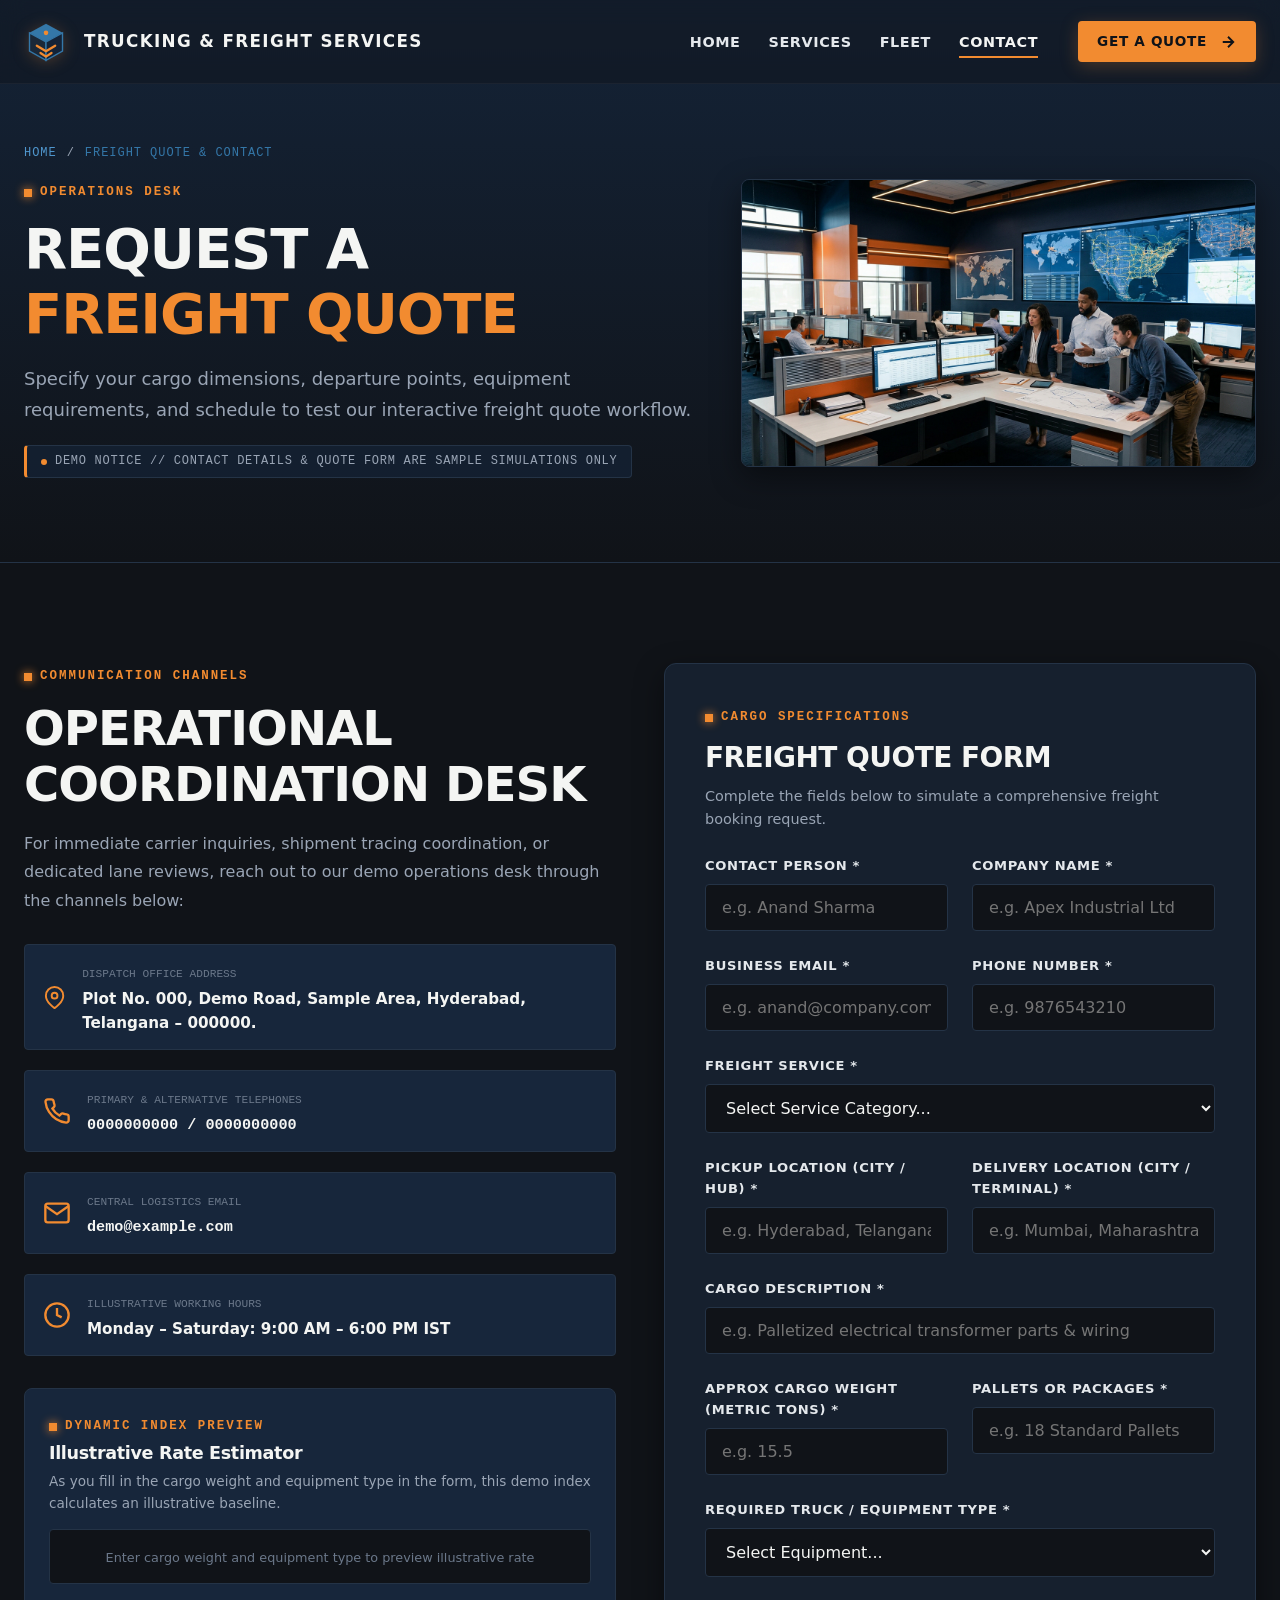
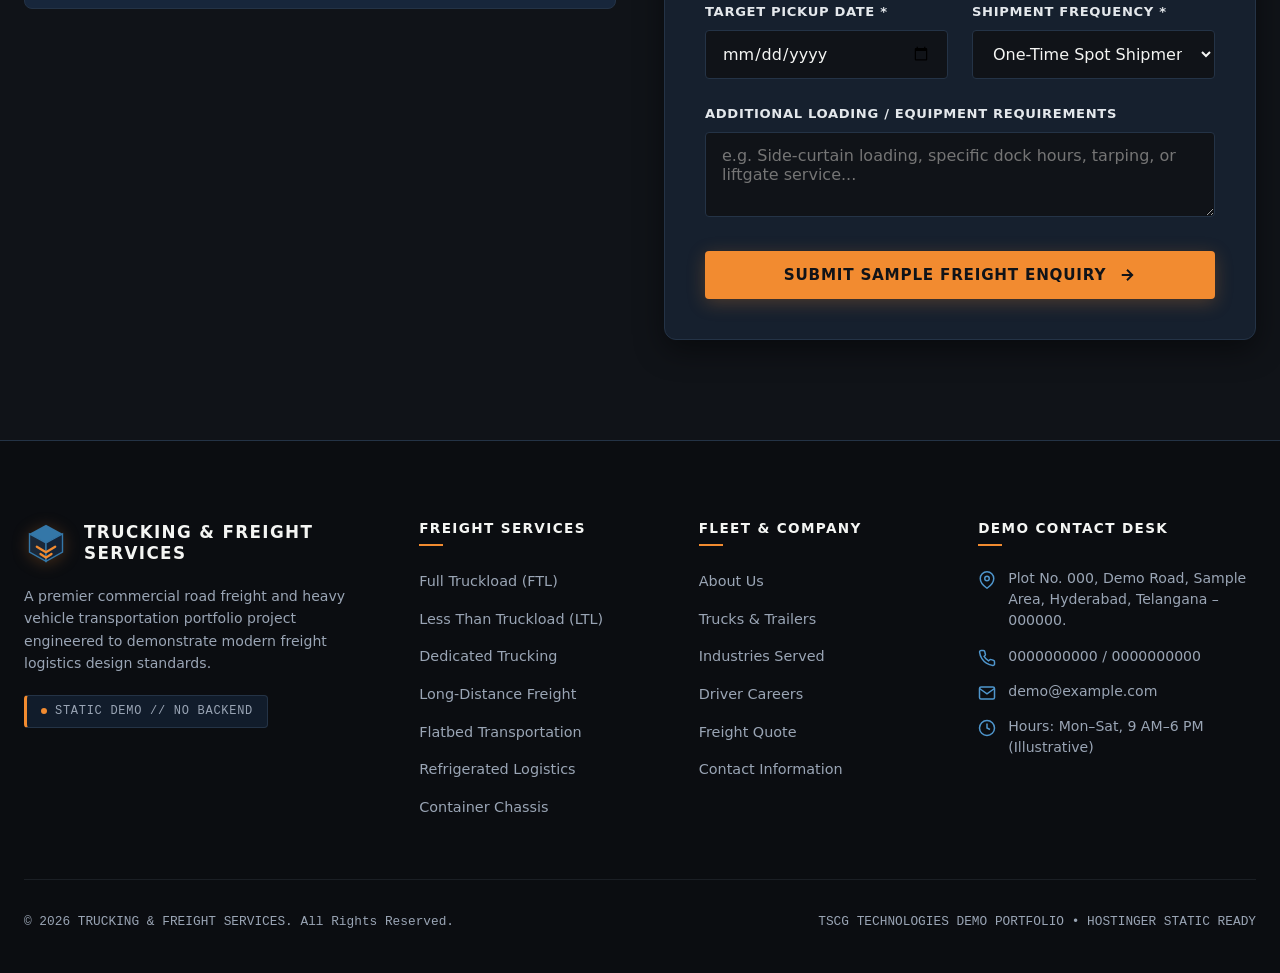
<file: contact.html>
<!DOCTYPE html>
<html lang="en">
<head>
  <meta charset="UTF-8">
  <meta name="viewport" content="width=device-width, initial-scale=1.0">
  <meta name="description" content="Request a commercial road freight quote or contact the logistics dispatch desk. Illustrative freight rate preview and shipment parameter submission.">
  <title>Freight Quote &amp; Contact | TRUCKING &amp; FREIGHT SERVICES</title>
  
  <link rel="icon" type="image/svg+xml" href="data:image/svg+xml,<svg xmlns='http://www.w3.org/2000/svg' viewBox='0 0 32 32'><rect width='32' height='32' fill='%23101318'/><polygon points='16,3 28,10 16,17 4,10' fill='%233477A8'/><polygon points='4,10 16,17 16,29 4,22' fill='%231b2838'/><polygon points='16,17 28,10 28,22 16,29' fill='%23F28B30'/></svg>">
  <link rel="stylesheet" href="css/style.css">
</head>
<body>

  <!-- Navigation Bar -->
  <header class="site-header" id="mainHeader">
    <div class="container header-container">
      <a href="index.html" class="brand-wrapper" aria-label="Trucking & Freight Services Home">
        <svg class="brand-logo-svg" viewBox="0 0 48 48" fill="none" xmlns="http://www.w3.org/2000/svg" aria-hidden="true">
          <polygon points="24,4 42,14 24,24 6,14" fill="#3477A8" />
          <polygon points="6,14 24,24 24,44 6,34" fill="#1b2838" stroke="#3477A8" stroke-width="1.5" />
          <polygon points="24,24 42,14 42,34 24,44" fill="#142337" stroke="#3477A8" stroke-width="1.5" />
          <path d="M14 28 L24 34 L34 28" stroke="#F28B30" stroke-width="2.5" stroke-linecap="round" stroke-linejoin="round" />
          <path d="M18 36 L24 40 L30 36" stroke="#F28B30" stroke-width="2.5" stroke-linecap="round" stroke-linejoin="round" />
          <circle cx="24" cy="14" r="2.5" fill="#F28B30" />
        </svg>
        <div class="brand-info">
          <span class="brand-title">TRUCKING &amp; FREIGHT SERVICES</span>
        </div>
      </a>

            <!-- Desktop Navigation Menu (Core 4 Pages) -->
      <nav class="desktop-nav" aria-label="Main Navigation">
        <ul class="nav-links">
          <li><a href="index.html" class="nav-link">Home</a></li>
          <li><a href="services.html" class="nav-link">Services</a></li>
          <li><a href="fleet.html" class="nav-link">Fleet</a></li>
          <li><a href="contact.html" class="nav-link active">Contact</a></li>
        </ul>
        <a href="contact.html" class="btn btn-primary btn-sm nav-cta">
          <span>Get a Quote</span>
          <svg viewBox="0 0 24 24" fill="none" stroke="currentColor" stroke-width="2.5"><path d="M5 12h14M12 5l7 7-7 7"/></svg>
        </a>
      </nav>

      <button class="mobile-nav-toggle" aria-label="Toggle mobile menu" aria-expanded="false">
        <span class="hamburger-line"></span>
        <span class="hamburger-line"></span>
        <span class="hamburger-line"></span>
      </button>
    </div>
  </header>

  <!-- Mobile Drawer -->
    <!-- Mobile Drawer Overlay & Menu -->
  <div class="mobile-drawer-overlay" id="drawerOverlay"></div>
  <aside class="mobile-drawer" id="mobileDrawer" aria-label="Mobile Navigation">
    <div class="mobile-drawer-top">
      <div style="margin-bottom: 24px;">
        <span class="brand-title" style="font-size: 1rem;">TRUCKING &amp; FREIGHT SERVICES</span>
      </div>
      <ul class="mobile-nav-links">
        <li><a href="index.html" class="mobile-nav-link">Home</a></li>
        <li><a href="services.html" class="mobile-nav-link">Services</a></li>
        <li><a href="fleet.html" class="mobile-nav-link">Fleet</a></li>
        <li><a href="contact.html" class="mobile-nav-link active">Contact</a></li>
      </ul>
      <div style="margin-top: 24px; padding-top: 18px; border-top: 1px solid var(--border-dark); display: flex; flex-direction: column; gap: 12px; font-size: 0.9rem;">
        <a href="about.html" class="footer-link">About Us</a>
        <a href="industries.html" class="footer-link">Industries</a>
        <a href="careers.html" class="footer-link">Driver Careers</a>
      </div>
    </div>
    <div class="mobile-drawer-footer">
      <a href="contact.html" class="btn btn-primary btn-block">
        <span>Get a Quote</span>
        <svg viewBox="0 0 24 24" fill="none" stroke="currentColor" stroke-width="2.5"><path d="M5 12h14M12 5l7 7-7 7"/></svg>
      </a>
    </div>
  </aside>

  <main>
    <!-- CONTACT HERO -->
    <section class="page-hero">
      <div class="container">
        <div class="page-hero-grid">
          <div>
            <nav class="breadcrumbs" aria-label="Breadcrumb">
              <a href="index.html">Home</a>
              <span>/</span>
              <span class="text-steel">Freight Quote &amp; Contact</span>
            </nav>
            <span class="section-tag">OPERATIONS DESK</span>
            <h1 class="page-hero-headline">
              REQUEST A <br><span class="text-orange">FREIGHT QUOTE</span>
            </h1>
            <p class="section-lead">
              Specify your cargo dimensions, departure points, equipment requirements, and schedule to test our interactive freight quote workflow.
            </p>
            <div class="demo-badge" style="margin-top: 20px;">
              <span class="demo-badge-dot"></span>
              <span>DEMO NOTICE // CONTACT DETAILS &amp; QUOTE FORM ARE SAMPLE SIMULATIONS ONLY</span>
            </div>
          </div>
          <div class="page-hero-media">
            <!-- Intended Image: contact-support-desk.jpg -->
            <img src="images/contact-support-desk.jpg" alt="Freight Inquiries & Operations Coordination Desk" width="800" height="342">
          </div>
        </div>
      </div>
    </section>

    <!-- SECTION 2: DUMMY CONTACT INFO & FREIGHT QUOTE FORM -->
    <section class="section-padding">
      <div class="container">
        <div class="grid-2" style="gap: 48px; align-items: flex-start;">
          
          <!-- Column 1: Contact Details & Info -->
          <div class="reveal-item" id="info">
            <span class="section-tag">COMMUNICATION CHANNELS</span>
            <h2 class="section-headline">OPERATIONAL COORDINATION DESK</h2>
            <p style="color: var(--text-muted); line-height: 1.8; margin-bottom: 28px;">
              For immediate carrier inquiries, shipment tracing coordination, or dedicated lane reviews, reach out to our demo operations desk through the channels below:
            </p>

            <div style="display: flex; flex-direction: column; gap: 20px;">
              
              <div class="route-telemetry-box" style="display: flex; gap: 16px; align-items: center;">
                <svg viewBox="0 0 24 24" width="28" height="28" fill="none" stroke="var(--signal-orange)" stroke-width="2"><path d="M21 10c0 7-9 13-9 13s-9-6-9-13a9 9 0 0 1 18 0z"></path><circle cx="12" cy="10" r="3"></circle></svg>
                <div>
                  <span class="route-box-label">Dispatch Office Address</span>
                  <div style="color: var(--warm-white); font-weight: 600; font-size: 0.95rem; margin-top: 2px;">
                    Plot No. 000, Demo Road, Sample Area, Hyderabad, Telangana – 000000.
                  </div>
                </div>
              </div>

              <div class="route-telemetry-box" style="display: flex; gap: 16px; align-items: center;">
                <svg viewBox="0 0 24 24" width="28" height="28" fill="none" stroke="var(--signal-orange)" stroke-width="2"><path d="M22 16.92v3a2 2 0 0 1-2.18 2 19.79 19.79 0 0 1-8.63-3.07 19.5 19.5 0 0 1-6-6 19.79 19.79 0 0 1-3.07-8.67A2 2 0 0 1 4.11 2h3a2 2 0 0 1 2 1.72 12.84 12.84 0 0 0 .7 2.81 2 2 0 0 1-.45 2.11L8.09 9.91a16 16 0 0 0 6 6l1.27-1.27a2 2 0 0 1 2.11-.45 12.84 12.84 0 0 0 2.81.7A2 2 0 0 1 22 16.92z"></path></svg>
                <div>
                  <span class="route-box-label">Primary &amp; Alternative Telephones</span>
                  <div style="color: var(--warm-white); font-weight: 600; font-size: 0.95rem; margin-top: 2px;" class="mono">
                    0000000000 / 0000000000
                  </div>
                </div>
              </div>

              <div class="route-telemetry-box" style="display: flex; gap: 16px; align-items: center;">
                <svg viewBox="0 0 24 24" width="28" height="28" fill="none" stroke="var(--signal-orange)" stroke-width="2"><path d="M4 4h16c1.1 0 2 .9 2 2v12c0 1.1-.9 2-2 2H4c-1.1 0-2-.9-2-2V6c0-1.1.9-2 2-2z"></path><polyline points="22,6 12,13 2,6"></polyline></svg>
                <div>
                  <span class="route-box-label">Central Logistics Email</span>
                  <div style="color: var(--warm-white); font-weight: 600; font-size: 0.95rem; margin-top: 2px;" class="mono">
                    demo@example.com
                  </div>
                </div>
              </div>

              <div class="route-telemetry-box" style="display: flex; gap: 16px; align-items: center;">
                <svg viewBox="0 0 24 24" width="28" height="28" fill="none" stroke="var(--signal-orange)" stroke-width="2"><circle cx="12" cy="12" r="10"></circle><polyline points="12 6 12 12 16 14"></polyline></svg>
                <div>
                  <span class="route-box-label">Illustrative Working Hours</span>
                  <div style="color: var(--warm-white); font-weight: 600; font-size: 0.95rem; margin-top: 2px;">
                    Monday – Saturday: 9:00 AM – 6:00 PM IST
                  </div>
                </div>
              </div>

            </div>

            <!-- Client-Side Live Estimate Preview Card -->
            <div style="margin-top: 32px; background: var(--navy-surface); border: 1px solid var(--border-dark); border-radius: var(--radius-md); padding: 24px;">
              <span class="section-tag" style="margin-bottom: 6px;">DYNAMIC INDEX PREVIEW</span>
              <h4 style="color: var(--warm-white); font-size: 1.1rem; margin-bottom: 8px;">Illustrative Rate Estimator</h4>
              <p style="color: var(--text-muted); font-size: 0.85rem; margin-bottom: 14px;">
                As you fill in the cargo weight and equipment type in the form, this demo index calculates an illustrative baseline.
              </p>
              <div id="liveEstimateDisplay" style="padding: 14px; background: var(--midnight-black); border: 1px solid var(--border-dark); border-radius: var(--radius-sm); text-align: center;">
                <span style="font-size:0.8rem; color: var(--text-dim);">Enter cargo weight and equipment type to preview illustrative rate</span>
              </div>
            </div>
          </div>

          <!-- Column 2: Freight Quote Form -->
          <div class="form-card reveal-item delay-2">
            <div class="section-tag">CARGO SPECIFICATIONS</div>
            <h2 style="font-size: 1.75rem; color: var(--warm-white); margin-bottom: 10px;">FREIGHT QUOTE FORM</h2>
            <p style="color: var(--text-muted); font-size: 0.9rem; margin-bottom: 24px;">
              Complete the fields below to simulate a comprehensive freight booking request.
            </p>

            <form id="freightQuoteForm" novalidate>
              <div class="form-grid">
                
                <!-- Contact Person -->
                <div class="form-group">
                  <label for="contactPerson" class="form-label">Contact Person *</label>
                  <input type="text" id="contactPerson" class="form-input" placeholder="e.g. Anand Sharma" required>
                  <span class="form-error">Please enter your full name.</span>
                </div>

                <!-- Company Name -->
                <div class="form-group">
                  <label for="companyName" class="form-label">Company Name *</label>
                  <input type="text" id="companyName" class="form-input" placeholder="e.g. Apex Industrial Ltd" required>
                  <span class="form-error">Please enter your company name.</span>
                </div>

                <!-- Business Email -->
                <div class="form-group">
                  <label for="businessEmail" class="form-label">Business Email *</label>
                  <input type="email" id="businessEmail" class="form-input" placeholder="e.g. anand@company.com" required>
                  <span class="form-error">Please enter a valid email address.</span>
                </div>

                <!-- Phone Number -->
                <div class="form-group">
                  <label for="contactPhone" class="form-label">Phone Number *</label>
                  <input type="tel" id="contactPhone" class="form-input" placeholder="e.g. 9876543210" required>
                  <span class="form-error">Please enter a valid phone number.</span>
                </div>

                <!-- Freight Service Selector -->
                <div class="form-group col-span-2">
                  <label for="freightService" class="form-label">Freight Service *</label>
                  <select id="freightService" class="form-select" required>
                    <option value="">Select Service Category...</option>
                    <option value="Full Truckload (FTL)">Full Truckload (FTL)</option>
                    <option value="Less Than Truckload (LTL)">Less Than Truckload (LTL)</option>
                    <option value="Dedicated Trucking">Dedicated Trucking</option>
                    <option value="Long-Distance Freight">Long-Distance Freight</option>
                    <option value="Flatbed Transportation">Flatbed Transportation</option>
                    <option value="Refrigerated Transportation">Refrigerated Transportation</option>
                    <option value="Container Transportation">Container Transportation</option>
                    <option value="Industrial & Heavy Cargo">Industrial & Heavy Cargo</option>
                  </select>
                  <span class="form-error">Please select a freight service.</span>
                </div>

                <!-- Pickup Location -->
                <div class="form-group">
                  <label for="pickupLocation" class="form-label">Pickup Location (City / Hub) *</label>
                  <input type="text" id="pickupLocation" class="form-input" placeholder="e.g. Hyderabad, Telangana" required>
                  <span class="form-error">Please enter pickup location.</span>
                </div>

                <!-- Delivery Location -->
                <div class="form-group">
                  <label for="deliveryLocation" class="form-label">Delivery Location (City / Terminal) *</label>
                  <input type="text" id="deliveryLocation" class="form-input" placeholder="e.g. Mumbai, Maharashtra" required>
                  <span class="form-error">Please enter delivery destination.</span>
                </div>

                <!-- Cargo Description -->
                <div class="form-group col-span-2">
                  <label for="cargoDescription" class="form-label">Cargo Description *</label>
                  <input type="text" id="cargoDescription" class="form-input" placeholder="e.g. Palletized electrical transformer parts & wiring" required>
                  <span class="form-error">Please describe your cargo.</span>
                </div>

                <!-- Approximate Cargo Weight -->
                <div class="form-group">
                  <label for="cargoWeight" class="form-label">Approx Cargo Weight (Metric Tons) *</label>
                  <input type="number" id="cargoWeight" class="form-input" min="0.1" step="0.1" placeholder="e.g. 15.5" required>
                  <span class="form-error">Please enter approximate cargo weight.</span>
                </div>

                <!-- Number of Pallets or Packages -->
                <div class="form-group">
                  <label for="cargoPackages" class="form-label">Pallets or Packages *</label>
                  <input type="text" id="cargoPackages" class="form-input" placeholder="e.g. 18 Standard Pallets" required>
                  <span class="form-error">Please specify quantity or pallet count.</span>
                </div>

                <!-- Required Truck Type -->
                <div class="form-group col-span-2">
                  <label for="requiredTruck" class="form-label">Required Truck / Equipment Type *</label>
                  <select id="requiredTruck" class="form-select" required>
                    <option value="">Select Equipment...</option>
                    <option value="53ft Enclosed Dry Van">53-Foot Enclosed Dry Van</option>
                    <option value="48ft Flatbed Trailer">48-Foot High-Tensile Flatbed</option>
                    <option value="Refrigerated Reefer Trailer">Refrigerated Reefer Trailer</option>
                    <option value="20ft / 40ft Container Chassis">20ft / 40ft Container Chassis</option>
                    <option value="Heavy-Haul Multi-Axle Lowbed">Heavy-Haul Multi-Axle Lowbed</option>
                    <option value="Medium Commercial Truck">Medium Commercial Truck (LCV)</option>
                  </select>
                  <span class="form-error">Please select an equipment type.</span>
                </div>

                <!-- Pickup Date -->
                <div class="form-group">
                  <label for="pickupDate" class="form-label">Target Pickup Date *</label>
                  <input type="date" id="pickupDate" class="form-input" required>
                  <span class="form-error">Please select a preferred pickup date.</span>
                </div>

                <!-- One-Time or Recurring Shipment -->
                <div class="form-group">
                  <label for="shipmentFrequency" class="form-label">Shipment Frequency *</label>
                  <select id="shipmentFrequency" class="form-select" required>
                    <option value="One-Time Shipment">One-Time Spot Shipment</option>
                    <option value="Weekly Recurring">Weekly Recurring Schedule</option>
                    <option value="Monthly Contract">Monthly Dedicated Contract</option>
                    <option value="Multi-Stop Transit">Multi-Stop Transit Route</option>
                  </select>
                  <span class="form-error">Please specify shipment frequency.</span>
                </div>

                <!-- Additional Requirements -->
                <div class="form-group col-span-2">
                  <label for="additionalRequirements" class="form-label">Additional Loading / Equipment Requirements</label>
                  <textarea id="additionalRequirements" class="form-textarea" rows="3" placeholder="e.g. Side-curtain loading, specific dock hours, tarping, or liftgate service..."></textarea>
                </div>

                <div class="form-group col-span-2" style="margin-top: 10px;">
                  <button type="submit" class="btn btn-primary btn-block">
                    <span>Submit Sample Freight Enquiry</span>
                    <svg viewBox="0 0 24 24" fill="none" stroke="currentColor" stroke-width="2.5"><path d="M5 12h14M12 5l7 7-7 7"/></svg>
                  </button>
                </div>

              </div>
            </form>
          </div>

        </div>
      </div>
    </section>

    <!-- FREIGHT QUOTE CONFIRMATION MODAL -->
    <div class="modal-overlay" id="quoteResultModal" aria-hidden="true" role="dialog">
      <div class="modal-dialog" style="max-width: 560px; text-align: center; padding: 40px 32px;">
        <div style="width: 64px; height: 64px; background: rgba(242, 139, 48, 0.15); border: 2px solid var(--signal-orange); border-radius: 50%; display: flex; align-items: center; justify-content: center; margin: 0 auto 20px;">
          <svg viewBox="0 0 24 24" width="32" height="32" fill="none" stroke="var(--signal-orange)" stroke-width="2.5"><polyline points="20 6 9 17 4 12"></polyline></svg>
        </div>
        <h3 style="font-size: 1.5rem; color: var(--warm-white); margin-bottom: 14px;">Sample Enquiry Acknowledged</h3>
        <p style="color: var(--text-muted); font-size: 0.95rem; line-height: 1.7; margin-bottom: 28px;">
          Thank you for exploring our trucking website demo. Your sample freight enquiry has not been transmitted or stored.
        </p>
        <button type="button" class="btn btn-primary" id="closeQuoteModalBtn" style="margin: 0 auto;">
          <span>Close Confirmation</span>
        </button>
      </div>
    </div>
  </main>

  <!-- Footer -->
  <footer class="site-footer">
    <div class="container">
      <div class="footer-grid">
        <div>
          <a href="index.html" class="brand-wrapper" style="margin-bottom: 20px;">
            <svg class="brand-logo-svg" viewBox="0 0 48 48" fill="none" xmlns="http://www.w3.org/2000/svg" aria-hidden="true">
              <polygon points="24,4 42,14 24,24 6,14" fill="#3477A8" />
              <polygon points="6,14 24,24 24,44 6,34" fill="#1b2838" stroke="#3477A8" stroke-width="1.5" />
              <polygon points="24,24 42,14 42,34 24,44" fill="#142337" stroke="#3477A8" stroke-width="1.5" />
              <path d="M14 28 L24 34 L34 28" stroke="#F28B30" stroke-width="2.5" stroke-linecap="round" stroke-linejoin="round" />
              <path d="M18 36 L24 40 L30 36" stroke="#F28B30" stroke-width="2.5" stroke-linecap="round" stroke-linejoin="round" />
            </svg>
            <div class="brand-info">
              <span class="brand-title">TRUCKING &amp; FREIGHT SERVICES</span>
        </div>
          </a>
          <p style="font-size: 0.88rem; line-height: 1.6; margin-bottom: 20px;">
            A premier commercial road freight and heavy vehicle transportation portfolio project engineered to demonstrate modern freight logistics design standards.
          </p>
          <div class="demo-badge">
            <span class="demo-badge-dot"></span>
            <span>STATIC DEMO // NO BACKEND</span>
          </div>
        </div>

        <div>
          <h3 class="footer-col-title">Freight Services</h3>
          <ul class="footer-links">
            <li><a href="services.html#ftl" class="footer-link">Full Truckload (FTL)</a></li>
            <li><a href="services.html#ltl" class="footer-link">Less Than Truckload (LTL)</a></li>
            <li><a href="services.html#dedicated" class="footer-link">Dedicated Trucking</a></li>
            <li><a href="services.html#long-distance" class="footer-link">Long-Distance Freight</a></li>
            <li><a href="services.html#flatbed" class="footer-link">Flatbed Transportation</a></li>
            <li><a href="services.html#refrigerated" class="footer-link">Refrigerated Logistics</a></li>
            <li><a href="services.html#container" class="footer-link">Container Chassis</a></li>
          </ul>
        </div>

        <div>
          <h3 class="footer-col-title">Fleet &amp; Company</h3>
          <ul class="footer-links">
            <li><a href="about.html" class="footer-link">About Us</a></li>
            <li><a href="fleet.html" class="footer-link">Trucks &amp; Trailers</a></li>
            <li><a href="industries.html" class="footer-link">Industries Served</a></li>
            <li><a href="careers.html" class="footer-link">Driver Careers</a></li>
            <li><a href="contact.html" class="footer-link">Freight Quote</a></li>
            <li><a href="contact.html#info" class="footer-link">Contact Information</a></li>
          </ul>
        </div>

        <div>
          <h3 class="footer-col-title">Demo Contact Desk</h3>
          <div class="footer-contact-item">
            <svg viewBox="0 0 24 24" fill="none" stroke="currentColor" stroke-width="2"><path d="M21 10c0 7-9 13-9 13s-9-6-9-13a9 9 0 0 1 18 0z"></path><circle cx="12" cy="10" r="3"></circle></svg>
            <span>Plot No. 000, Demo Road, Sample Area, Hyderabad, Telangana – 000000.</span>
          </div>
          <div class="footer-contact-item">
            <svg viewBox="0 0 24 24" fill="none" stroke="currentColor" stroke-width="2"><path d="M22 16.92v3a2 2 0 0 1-2.18 2 19.79 19.79 0 0 1-8.63-3.07 19.5 19.5 0 0 1-6-6 19.79 19.79 0 0 1-3.07-8.67A2 2 0 0 1 4.11 2h3a2 2 0 0 1 2 1.72 12.84 12.84 0 0 0 .7 2.81 2 2 0 0 1-.45 2.11L8.09 9.91a16 16 0 0 0 6 6l1.27-1.27a2 2 0 0 1 2.11-.45 12.84 12.84 0 0 0 2.81.7A2 2 0 0 1 22 16.92z"></path></svg>
            <span>0000000000 / 0000000000</span>
          </div>
          <div class="footer-contact-item">
            <svg viewBox="0 0 24 24" fill="none" stroke="currentColor" stroke-width="2"><path d="M4 4h16c1.1 0 2 .9 2 2v12c0 1.1-.9 2-2 2H4c-1.1 0-2-.9-2-2V6c0-1.1.9-2 2-2z"></path><polyline points="22,6 12,13 2,6"></polyline></svg>
            <span>demo@example.com</span>
          </div>
          <div class="footer-contact-item">
            <svg viewBox="0 0 24 24" fill="none" stroke="currentColor" stroke-width="2"><circle cx="12" cy="12" r="10"></circle><polyline points="12 6 12 12 16 14"></polyline></svg>
            <span>Hours: Mon–Sat, 9 AM–6 PM (Illustrative)</span>
          </div>
        </div>
      </div>

      <div class="footer-bottom">
        <div>&copy; <span class="current-year">2026</span> TRUCKING &amp; FREIGHT SERVICES. All Rights Reserved.</div>
        <div>TSCG TECHNOLOGIES DEMO PORTFOLIO &bull; HOSTINGER STATIC READY</div>
      </div>
    </div>
  </footer>

  <script src="js/navigation.js"></script>
  <script src="js/animations.js"></script>
  <script src="js/fleet.js"></script>
  <script src="js/forms.js"></script>
  <script src="js/main.js"></script>
</body>
</html>
</file>
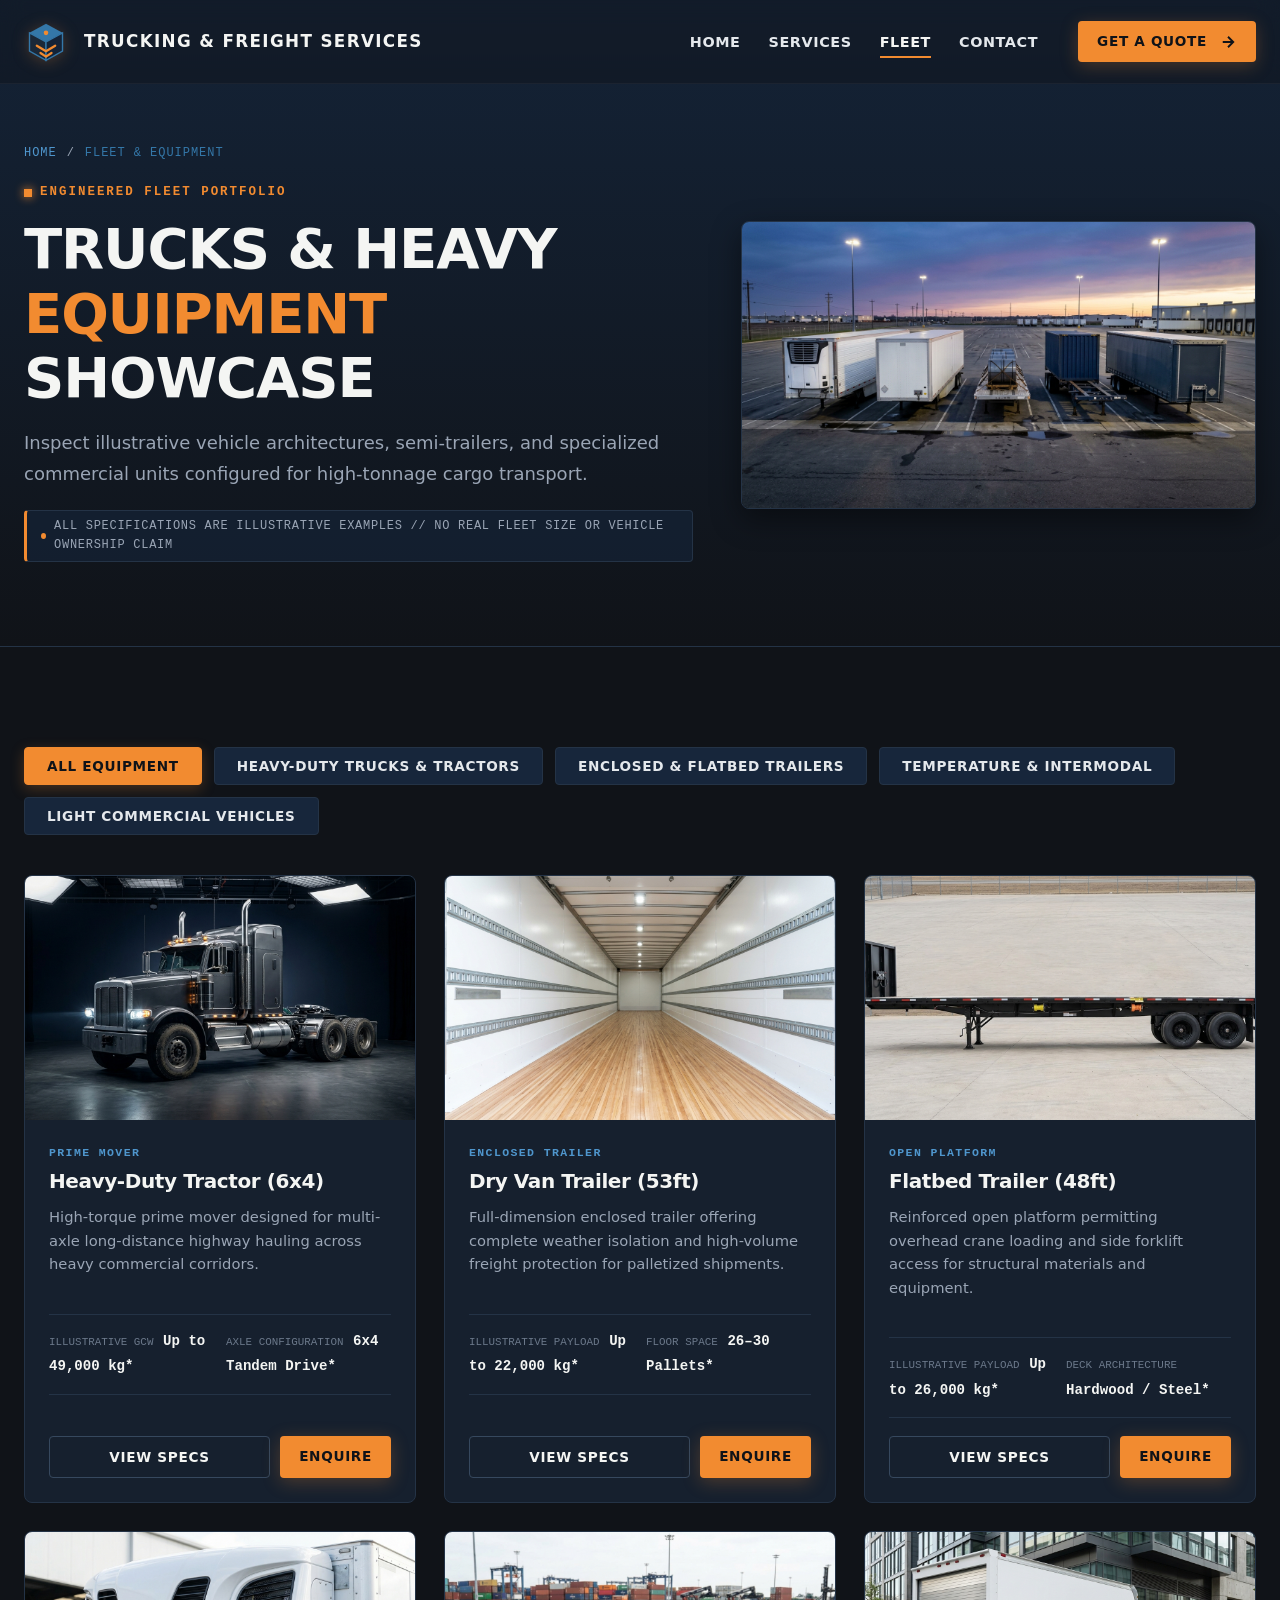
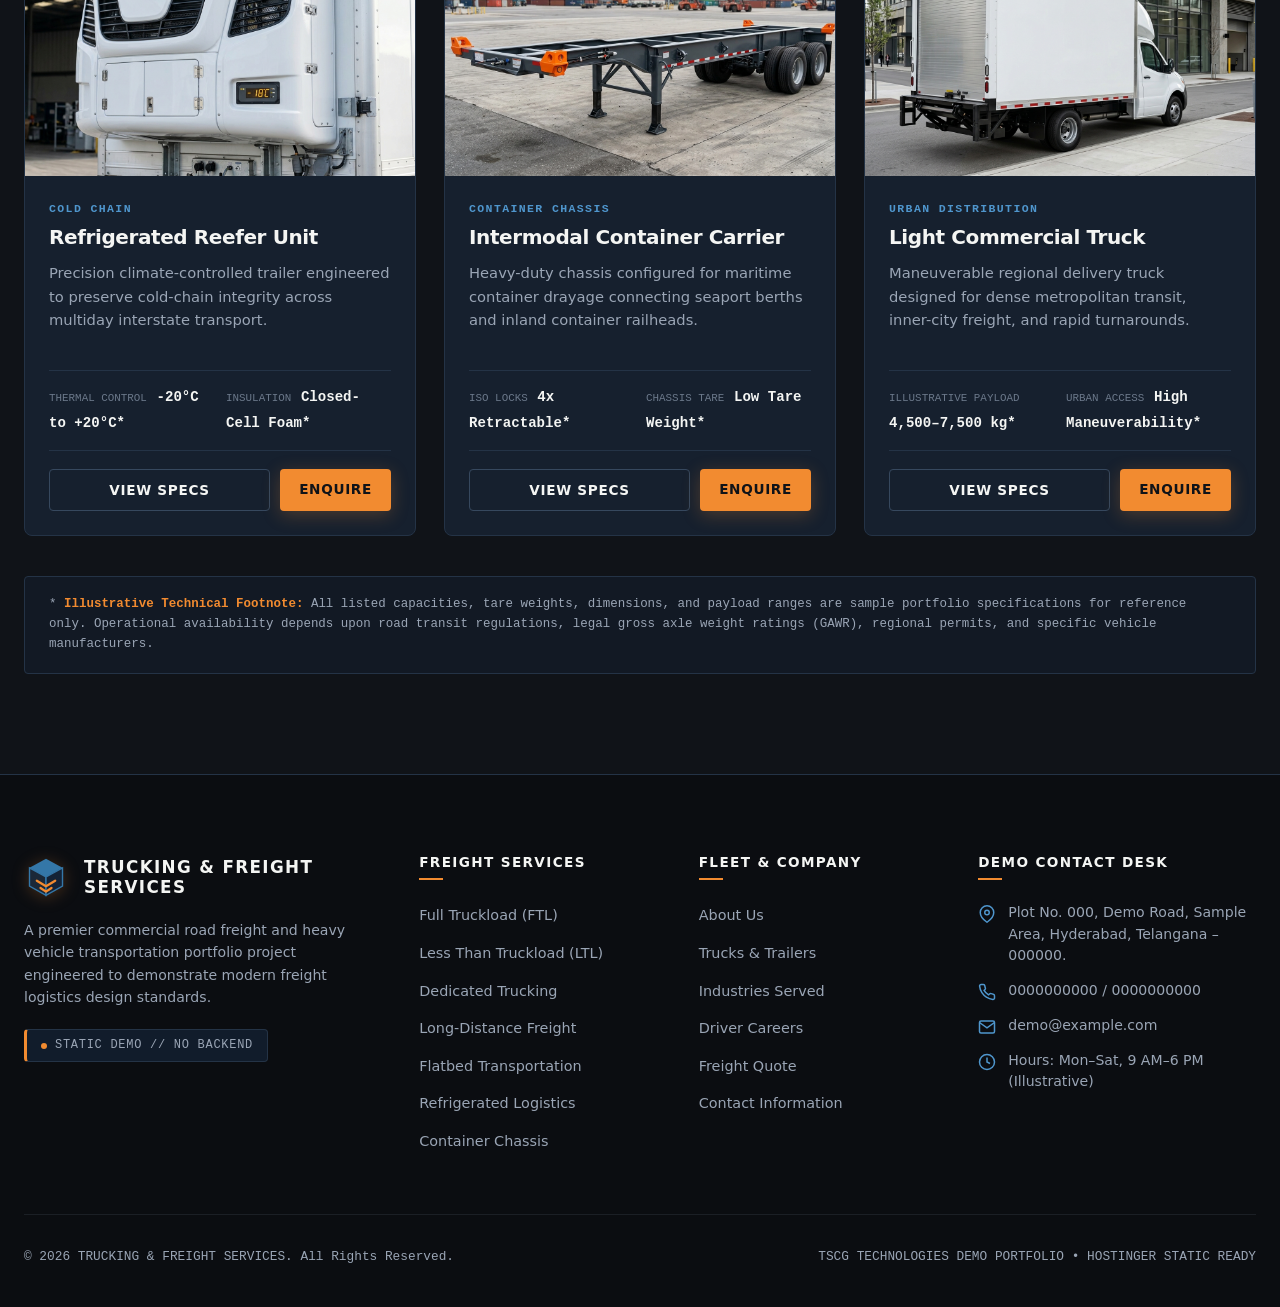
<file: fleet.html>
<!DOCTYPE html>
<html lang="en">
<head>
  <meta charset="UTF-8">
  <meta name="viewport" content="width=device-width, initial-scale=1.0">
  <meta name="description" content="Commercial fleet, tractors, and trailer equipment specifications — dry van, flatbed, refrigerated units, container chassis, and light commercial vehicles.">
  <title>Trucks &amp; Equipment | TRUCKING &amp; FREIGHT SERVICES</title>
  
  <link rel="icon" type="image/svg+xml" href="data:image/svg+xml,<svg xmlns='http://www.w3.org/2000/svg' viewBox='0 0 32 32'><rect width='32' height='32' fill='%23101318'/><polygon points='16,3 28,10 16,17 4,10' fill='%233477A8'/><polygon points='4,10 16,17 16,29 4,22' fill='%231b2838'/><polygon points='16,17 28,10 28,22 16,29' fill='%23F28B30'/></svg>">
  <link rel="stylesheet" href="css/style.css">
</head>
<body>

  <!-- Navigation Bar -->
  <header class="site-header" id="mainHeader">
    <div class="container header-container">
      <a href="index.html" class="brand-wrapper" aria-label="Trucking & Freight Services Home">
        <svg class="brand-logo-svg" viewBox="0 0 48 48" fill="none" xmlns="http://www.w3.org/2000/svg" aria-hidden="true">
          <polygon points="24,4 42,14 24,24 6,14" fill="#3477A8" />
          <polygon points="6,14 24,24 24,44 6,34" fill="#1b2838" stroke="#3477A8" stroke-width="1.5" />
          <polygon points="24,24 42,14 42,34 24,44" fill="#142337" stroke="#3477A8" stroke-width="1.5" />
          <path d="M14 28 L24 34 L34 28" stroke="#F28B30" stroke-width="2.5" stroke-linecap="round" stroke-linejoin="round" />
          <path d="M18 36 L24 40 L30 36" stroke="#F28B30" stroke-width="2.5" stroke-linecap="round" stroke-linejoin="round" />
          <circle cx="24" cy="14" r="2.5" fill="#F28B30" />
        </svg>
        <div class="brand-info">
          <span class="brand-title">TRUCKING &amp; FREIGHT SERVICES</span>
        </div>
      </a>

            <!-- Desktop Navigation Menu (Core 4 Pages) -->
      <nav class="desktop-nav" aria-label="Main Navigation">
        <ul class="nav-links">
          <li><a href="index.html" class="nav-link">Home</a></li>
          <li><a href="services.html" class="nav-link">Services</a></li>
          <li><a href="fleet.html" class="nav-link active">Fleet</a></li>
          <li><a href="contact.html" class="nav-link">Contact</a></li>
        </ul>
        <a href="contact.html" class="btn btn-primary btn-sm nav-cta">
          <span>Get a Quote</span>
          <svg viewBox="0 0 24 24" fill="none" stroke="currentColor" stroke-width="2.5"><path d="M5 12h14M12 5l7 7-7 7"/></svg>
        </a>
      </nav>

      <button class="mobile-nav-toggle" aria-label="Toggle mobile menu" aria-expanded="false">
        <span class="hamburger-line"></span>
        <span class="hamburger-line"></span>
        <span class="hamburger-line"></span>
      </button>
    </div>
  </header>

  <!-- Mobile Drawer -->
    <!-- Mobile Drawer Overlay & Menu -->
  <div class="mobile-drawer-overlay" id="drawerOverlay"></div>
  <aside class="mobile-drawer" id="mobileDrawer" aria-label="Mobile Navigation">
    <div class="mobile-drawer-top">
      <div style="margin-bottom: 24px;">
        <span class="brand-title" style="font-size: 1rem;">TRUCKING &amp; FREIGHT SERVICES</span>
      </div>
      <ul class="mobile-nav-links">
        <li><a href="index.html" class="mobile-nav-link">Home</a></li>
        <li><a href="services.html" class="mobile-nav-link">Services</a></li>
        <li><a href="fleet.html" class="mobile-nav-link active">Fleet</a></li>
        <li><a href="contact.html" class="mobile-nav-link">Contact</a></li>
      </ul>
      <div style="margin-top: 24px; padding-top: 18px; border-top: 1px solid var(--border-dark); display: flex; flex-direction: column; gap: 12px; font-size: 0.9rem;">
        <a href="about.html" class="footer-link">About Us</a>
        <a href="industries.html" class="footer-link">Industries</a>
        <a href="careers.html" class="footer-link">Driver Careers</a>
      </div>
    </div>
    <div class="mobile-drawer-footer">
      <a href="contact.html" class="btn btn-primary btn-block">
        <span>Get a Quote</span>
        <svg viewBox="0 0 24 24" fill="none" stroke="currentColor" stroke-width="2.5"><path d="M5 12h14M12 5l7 7-7 7"/></svg>
      </a>
    </div>
  </aside>

  <main>
    <!-- FLEET HERO -->
    <section class="page-hero">
      <div class="container">
        <div class="page-hero-grid">
          <div>
            <nav class="breadcrumbs" aria-label="Breadcrumb">
              <a href="index.html">Home</a>
              <span>/</span>
              <span class="text-steel">Fleet &amp; Equipment</span>
            </nav>
            <span class="section-tag">ENGINEERED FLEET PORTFOLIO</span>
            <h1 class="page-hero-headline">
              TRUCKS &amp; HEAVY <br><span class="text-orange">EQUIPMENT</span> SHOWCASE
            </h1>
            <p class="section-lead">
              Inspect illustrative vehicle architectures, semi-trailers, and specialized commercial units configured for high-tonnage cargo transport.
            </p>
            <div class="demo-badge" style="margin-top: 20px;">
              <span class="demo-badge-dot"></span>
              <span>ALL SPECIFICATIONS ARE ILLUSTRATIVE EXAMPLES // NO REAL FLEET SIZE OR VEHICLE OWNERSHIP CLAIM</span>
            </div>
          </div>
          <div class="page-hero-media">
            <!-- Intended Image: fleet-hero-showcase.jpg -->
            <img src="images/fleet-hero-showcase.jpg" alt="Comprehensive Commercial Freight Fleet Lineup" width="800" height="342">
          </div>
        </div>
      </div>
    </section>

    <!-- EQUIPMENT FILTER & SHOWCASE SECTION -->
    <section class="section-padding">
      <div class="container">
        
        <!-- Filter Bar -->
        <div class="filter-bar">
          <button class="filter-btn active" data-filter="all">All Equipment</button>
          <button class="filter-btn" data-filter="trucks">Heavy-Duty Trucks &amp; Tractors</button>
          <button class="filter-btn" data-filter="trailers">Enclosed &amp; Flatbed Trailers</button>
          <button class="filter-btn" data-filter="specialized">Temperature &amp; Intermodal</button>
          <button class="filter-btn" data-filter="light">Light Commercial Vehicles</button>
        </div>

        <!-- Equipment Cards Grid -->
        <div class="grid-3" id="fleetGrid">
          
          <!-- Card 1: Heavy-Duty Tractor-Trailer -->
          <article class="fleet-card reveal-item" 
                   data-category="trucks"
                   data-title="Class 8 Heavy Prime Mover (6x4)"
                   data-category-label="Heavy-Duty Trucks &amp; Tractors"
                   data-img="images/tractor-trailer-heavy.jpg"
                   data-payload="Up to 49,000 kg Gross Combination Weight (GCW)*"
                   data-dimensions="Tractor Wheelbase: 3,900 mm – 4,200 mm"
                   data-axles="6x4 Tandem Drive with Inter-Axle Diff Lock"
                   data-cargo="Engineered to couple with multi-axle semi-trailers and heavy bulk cargo"
                   data-desc="Heavy-duty prime mover built for severe-duty interstate freight corridors. Features high-torque turbo-diesel powertrain, automated manual transmission, and dual-circuit air braking.">
            <div class="card-img-wrap ratio-16-10">
              <!-- Intended Image: tractor-trailer-heavy.jpg -->
              <img src="images/tractor-trailer-heavy.jpg" alt="Heavy-Duty Prime Mover Tractor Unit" loading="lazy" width="600" height="375">
            </div>
            <div class="fleet-card-body">
              <span class="card-category">PRIME MOVER</span>
              <h3 class="card-title">Heavy-Duty Tractor (6x4)</h3>
              <p class="card-desc">
                High-torque prime mover designed for multi-axle long-distance highway hauling across heavy commercial corridors.
              </p>
              <div class="fleet-specs-grid">
                <div class="spec-item">
                  <span class="spec-name">Illustrative GCW</span>
                  <span class="spec-val">Up to 49,000 kg*</span>
                </div>
                <div class="spec-item">
                  <span class="spec-name">Axle Configuration</span>
                  <span class="spec-val">6x4 Tandem Drive*</span>
                </div>
              </div>
              <div style="display: flex; gap: 10px; margin-top: auto;">
                <button class="btn btn-secondary btn-sm view-specs-btn" style="flex: 1;">View Specs</button>
                <a href="contact.html?equipment=Tractor6x4" class="btn btn-primary btn-sm">Enquire</a>
              </div>
            </div>
          </article>

          <!-- Card 2: Dry Van Trailer -->
          <article class="fleet-card reveal-item delay-1" 
                   data-category="trailers"
                   data-title="53-Foot Enclosed Dry Van Trailer"
                   data-category-label="Enclosed &amp; Flatbed Trailers"
                   data-img="images/dry-van-trailer-interior.jpg"
                   data-payload="Up to 22,000 kg Payload Capacity*"
                   data-dimensions="16.15m L x 2.6m W x 4.1m H (External)"
                   data-axles="Tandem Slider Axle with Air Ride Suspension"
                   data-cargo="Palletized consumer goods, electronics, retail stock, and general boxed cargo"
                   data-desc="Weather-sealed enclosed dry freight van featuring composite sidewalls, anti-slip laminated hardwood floor, and full-length internal E-track tie-down rails for maximum cargo security.">
            <div class="card-img-wrap ratio-16-10">
              <!-- Intended Image: dry-van-trailer-interior.jpg -->
              <img src="images/dry-van-trailer-interior.jpg" alt="53-Foot Enclosed Dry Freight Trailer" loading="lazy" width="600" height="375">
            </div>
            <div class="fleet-card-body">
              <span class="card-category">ENCLOSED TRAILER</span>
              <h3 class="card-title">Dry Van Trailer (53ft)</h3>
              <p class="card-desc">
                Full-dimension enclosed trailer offering complete weather isolation and high-volume freight protection for palletized shipments.
              </p>
              <div class="fleet-specs-grid">
                <div class="spec-item">
                  <span class="spec-name">Illustrative Payload</span>
                  <span class="spec-val">Up to 22,000 kg*</span>
                </div>
                <div class="spec-item">
                  <span class="spec-name">Floor Space</span>
                  <span class="spec-val">26–30 Pallets*</span>
                </div>
              </div>
              <div style="display: flex; gap: 10px; margin-top: auto;">
                <button class="btn btn-secondary btn-sm view-specs-btn" style="flex: 1;">View Specs</button>
                <a href="contact.html?equipment=DryVan53" class="btn btn-primary btn-sm">Enquire</a>
              </div>
            </div>
          </article>

          <!-- Card 3: Flatbed Trailer -->
          <article class="fleet-card reveal-item delay-2" 
                   data-category="trailers"
                   data-title="48-Foot High-Tensile Flatbed Trailer"
                   data-category-label="Enclosed &amp; Flatbed Trailers"
                   data-img="images/flatbed-trailer-cargo.jpg"
                   data-payload="Up to 26,000 kg Concentrated Deck Payload*"
                   data-dimensions="14.63m L x 2.5m W x 1.5m Deck Height"
                   data-axles="Dual Axle / Tri-Axle Air-Ride Configuration"
                   data-cargo="Structural steel beams, pipe bundles, precast concrete, and heavy machinery"
                   data-desc="High-tensile steel frame flatbed trailer engineered for heavy concentrated loads. Equipped with heavy-duty steel bulkhead, multiple winches, sliding straps, and chain hooks.">
            <div class="card-img-wrap ratio-16-10">
              <!-- Intended Image: flatbed-trailer-cargo.jpg -->
              <img src="images/flatbed-trailer-cargo.jpg" alt="Flatbed Commercial Trailer with Secured Cargo" loading="lazy" width="600" height="375">
            </div>
            <div class="fleet-card-body">
              <span class="card-category">OPEN PLATFORM</span>
              <h3 class="card-title">Flatbed Trailer (48ft)</h3>
              <p class="card-desc">
                Reinforced open platform permitting overhead crane loading and side forklift access for structural materials and equipment.
              </p>
              <div class="fleet-specs-grid">
                <div class="spec-item">
                  <span class="spec-name">Illustrative Payload</span>
                  <span class="spec-val">Up to 26,000 kg*</span>
                </div>
                <div class="spec-item">
                  <span class="spec-name">Deck Architecture</span>
                  <span class="spec-val">Hardwood / Steel*</span>
                </div>
              </div>
              <div style="display: flex; gap: 10px; margin-top: auto;">
                <button class="btn btn-secondary btn-sm view-specs-btn" style="flex: 1;">View Specs</button>
                <a href="contact.html?equipment=Flatbed48" class="btn btn-primary btn-sm">Enquire</a>
              </div>
            </div>
          </article>

          <!-- Card 4: Refrigerated Trailer (Reefer) -->
          <article class="fleet-card reveal-item" 
                   data-category="specialized"
                   data-title="Temperature-Controlled Reefer Trailer"
                   data-category-label="Temperature &amp; Intermodal"
                   data-img="images/refrigerated-reefer-unit.jpg"
                   data-payload="Up to 20,000 kg Chilled/Frozen Payload*"
                   data-dimensions="14.6m L x 2.6m W x 4.0m External Height"
                   data-axles="Tandem Axle with Independent Genset Unit"
                   data-cargo="Perishable produce, frozen meats, pharmaceuticals, dairy, and confectionery"
                   data-desc="Thermally insulated poly-urethane foam walls paired with modern front-mounted refrigeration units. Capable of maintaining -20°C to +20°C with automated data-logger records.">
            <div class="card-img-wrap ratio-16-10">
              <!-- Intended Image: refrigerated-reefer-unit.jpg -->
              <img src="images/refrigerated-reefer-unit.jpg" alt="Temperature-Regulated Reefer Unit Trailer" loading="lazy" width="600" height="375">
            </div>
            <div class="fleet-card-body">
              <span class="card-category">COLD CHAIN</span>
              <h3 class="card-title">Refrigerated Reefer Unit</h3>
              <p class="card-desc">
                Precision climate-controlled trailer engineered to preserve cold-chain integrity across multiday interstate transport.
              </p>
              <div class="fleet-specs-grid">
                <div class="spec-item">
                  <span class="spec-name">Thermal Control</span>
                  <span class="spec-val">-20°C to +20°C*</span>
                </div>
                <div class="spec-item">
                  <span class="spec-name">Insulation</span>
                  <span class="spec-val">Closed-Cell Foam*</span>
                </div>
              </div>
              <div style="display: flex; gap: 10px; margin-top: auto;">
                <button class="btn btn-secondary btn-sm view-specs-btn" style="flex: 1;">View Specs</button>
                <a href="contact.html?equipment=Reefer" class="btn btn-primary btn-sm">Enquire</a>
              </div>
            </div>
          </article>

          <!-- Card 5: Intermodal Container Carrier -->
          <article class="fleet-card reveal-item delay-1" 
                   data-category="specialized"
                   data-title="Gooseneck Container Chassis (20ft / 40ft)"
                   data-category-label="Temperature &amp; Intermodal"
                   data-img="images/intermodal-container-carrier.jpg"
                   data-payload="Up to 30,000 kg Containerized Gross Cargo*"
                   data-dimensions="Configurable for Standard 20ft / 40ft ISO Containers"
                   data-axles="Tri-Axle Heavy-Duty Air Suspension"
                   data-cargo="Standard dry marine shipping containers, ISO tank containers, high-cube units"
                   data-desc="Reinforced gooseneck container chassis with integrated ISO twist-locks, safety anti-dive bars, and dual-position kingpin locations for optimal weight distribution between tractor and trailer.">
            <div class="card-img-wrap ratio-16-10">
              <!-- Intended Image: intermodal-container-carrier.jpg -->
              <img src="images/intermodal-container-carrier.jpg" alt="Intermodal Container Chassis Carrier" loading="lazy" width="600" height="375">
            </div>
            <div class="fleet-card-body">
              <span class="card-category">CONTAINER CHASSIS</span>
              <h3 class="card-title">Intermodal Container Carrier</h3>
              <p class="card-desc">
                Heavy-duty chassis configured for maritime container drayage connecting seaport berths and inland container railheads.
              </p>
              <div class="fleet-specs-grid">
                <div class="spec-item">
                  <span class="spec-name">ISO Locks</span>
                  <span class="spec-val">4x Retractable*</span>
                </div>
                <div class="spec-item">
                  <span class="spec-name">Chassis Tare</span>
                  <span class="spec-val">Low Tare Weight*</span>
                </div>
              </div>
              <div style="display: flex; gap: 10px; margin-top: auto;">
                <button class="btn btn-secondary btn-sm view-specs-btn" style="flex: 1;">View Specs</button>
                <a href="contact.html?equipment=Chassis" class="btn btn-primary btn-sm">Enquire</a>
              </div>
            </div>
          </article>

          <!-- Card 6: Light Commercial Vehicle (LCV) -->
          <article class="fleet-card reveal-item delay-2" 
                   data-category="light"
                   data-title="Medium &amp; Light Commercial Truck"
                   data-category-label="Light Commercial Vehicles"
                   data-img="images/light-commercial-truck.jpg"
                   data-payload="Up to 4,500 – 7,500 kg Payload Range*"
                   data-dimensions="Cargo Bed: 4.8m – 6.0m Length"
                   data-axles="Single Rear Axle Dual Wheel (4x2)"
                   data-cargo="Urban retail replenishment, courier distribution, partial loads, and express parcels"
                   data-desc="Agile medium commercial vehicle designed for inner-city distribution, tight loading docks, and short-haul regional links where full-size semi-trailers cannot navigate.">
            <div class="card-img-wrap ratio-16-10">
              <!-- Intended Image: light-commercial-truck.jpg -->
              <img src="images/light-commercial-truck.jpg" alt="Medium & Light Commercial Urban Vehicle" loading="lazy" width="600" height="375">
            </div>
            <div class="fleet-card-body">
              <span class="card-category">URBAN DISTRIBUTION</span>
              <h3 class="card-title">Light Commercial Truck</h3>
              <p class="card-desc">
                Maneuverable regional delivery truck designed for dense metropolitan transit, inner-city freight, and rapid turnarounds.
              </p>
              <div class="fleet-specs-grid">
                <div class="spec-item">
                  <span class="spec-name">Illustrative Payload</span>
                  <span class="spec-val">4,500–7,500 kg*</span>
                </div>
                <div class="spec-item">
                  <span class="spec-name">Urban Access</span>
                  <span class="spec-val">High Maneuverability*</span>
                </div>
              </div>
              <div style="display: flex; gap: 10px; margin-top: auto;">
                <button class="btn btn-secondary btn-sm view-specs-btn" style="flex: 1;">View Specs</button>
                <a href="contact.html?equipment=LCV" class="btn btn-primary btn-sm">Enquire</a>
              </div>
            </div>
          </article>

        </div>

        <div style="margin-top: 40px; padding: 18px 24px; background: rgba(20, 35, 55, 0.4); border: 1px solid var(--border-dark); border-radius: var(--radius-sm);" class="mono">
          <p style="font-size: 0.78rem; color: var(--text-muted); line-height: 1.6;">
            * <strong style="color: var(--signal-orange);">Illustrative Technical Footnote:</strong> All listed capacities, tare weights, dimensions, and payload ranges are sample portfolio specifications for reference only. Operational availability depends upon road transit regulations, legal gross axle weight ratings (GAWR), regional permits, and specific vehicle manufacturers.
          </p>
        </div>
      </div>
    </section>

    <!-- VEHICLE DETAIL MODAL -->
    <div class="modal-overlay" id="vehicleModal" aria-hidden="true" role="dialog" aria-modal="true" aria-labelledby="modalVehicleTitle">
      <div class="modal-dialog">
        <div class="modal-header">
          <div>
            <span class="section-tag" id="modalVehicleCategory" style="margin-bottom: 4px;">EQUIPMENT DETAILS</span>
            <h3 id="modalVehicleTitle" style="font-size: 1.5rem; color: var(--warm-white);">Vehicle Specification</h3>
          </div>
          <button class="modal-close" id="modalCloseBtn" aria-label="Close modal window">
            <svg viewBox="0 0 24 24" width="24" height="24" fill="none" stroke="currentColor" stroke-width="2.5"><line x1="18" y1="6" x2="6" y2="18"></line><line x1="6" y1="6" x2="18" y2="18"></line></svg>
          </button>
        </div>

        <div class="modal-body">
          <div class="card-img-wrap ratio-16-10" style="border-radius: var(--radius-sm); margin-bottom: 24px;">
            <img id="modalVehicleImg" src="images/tractor-trailer-heavy.jpg" alt="Detailed Equipment Technical Blueprint">
          </div>

          <p id="modalVehicleDesc" style="color: var(--text-muted); font-size: 0.95rem; line-height: 1.7; margin-bottom: 24px;">
            Vehicle description and operational characteristics.
          </p>

          <div style="background: var(--navy-surface); border: 1px solid var(--border-dark); padding: 20px; border-radius: var(--radius-sm); margin-bottom: 24px;">
            <h4 style="font-size: 0.85rem; color: var(--steel-blue-light); text-transform: uppercase; margin-bottom: 12px;" class="mono">Technical Parameter Summary</h4>
            <div style="display: grid; grid-template-columns: repeat(2, 1fr); gap: 16px;">
              <div>
                <span class="spec-name">Payload Range</span>
                <div class="spec-val" id="modalVehiclePayload">Illustrative 22,000 kg</div>
              </div>
              <div>
                <span class="spec-name">Dimensions</span>
                <div class="spec-val" id="modalVehicleDimensions">14.6m L x 2.5m W</div>
              </div>
              <div>
                <span class="spec-name">Running Gear</span>
                <div class="spec-val" id="modalVehicleAxles">Dual Axle Air Ride</div>
              </div>
              <div>
                <span class="spec-name">Suitable Cargo</span>
                <div class="spec-val" id="modalVehicleCargo">Palletized industrial goods</div>
              </div>
            </div>
          </div>

          <div class="demo-badge" style="width: 100%; margin-bottom: 24px;">
            <span class="demo-badge-dot"></span>
            <span>SPECIFICATIONS ARE ILLUSTRATIVE EXAMPLES ONLY. SUBJECT TO LOCAL MOTOR VEHICLE REGULATIONS.</span>
          </div>

          <div style="display: flex; gap: 16px; justify-content: flex-end;">
            <a href="contact.html" class="btn btn-primary">
              <span>Request Quote for This Equipment</span>
              <svg viewBox="0 0 24 24" fill="none" stroke="currentColor" stroke-width="2.5"><path d="M5 12h14M12 5l7 7-7 7"/></svg>
            </a>
          </div>
        </div>
      </div>
    </div>
  </main>

  <!-- Footer -->
  <footer class="site-footer">
    <div class="container">
      <div class="footer-grid">
        <div>
          <a href="index.html" class="brand-wrapper" style="margin-bottom: 20px;">
            <svg class="brand-logo-svg" viewBox="0 0 48 48" fill="none" xmlns="http://www.w3.org/2000/svg" aria-hidden="true">
              <polygon points="24,4 42,14 24,24 6,14" fill="#3477A8" />
              <polygon points="6,14 24,24 24,44 6,34" fill="#1b2838" stroke="#3477A8" stroke-width="1.5" />
              <polygon points="24,24 42,14 42,34 24,44" fill="#142337" stroke="#3477A8" stroke-width="1.5" />
              <path d="M14 28 L24 34 L34 28" stroke="#F28B30" stroke-width="2.5" stroke-linecap="round" stroke-linejoin="round" />
              <path d="M18 36 L24 40 L30 36" stroke="#F28B30" stroke-width="2.5" stroke-linecap="round" stroke-linejoin="round" />
            </svg>
            <div class="brand-info">
              <span class="brand-title">TRUCKING &amp; FREIGHT SERVICES</span>
        </div>
          </a>
          <p style="font-size: 0.88rem; line-height: 1.6; margin-bottom: 20px;">
            A premier commercial road freight and heavy vehicle transportation portfolio project engineered to demonstrate modern freight logistics design standards.
          </p>
          <div class="demo-badge">
            <span class="demo-badge-dot"></span>
            <span>STATIC DEMO // NO BACKEND</span>
          </div>
        </div>

        <div>
          <h3 class="footer-col-title">Freight Services</h3>
          <ul class="footer-links">
            <li><a href="services.html#ftl" class="footer-link">Full Truckload (FTL)</a></li>
            <li><a href="services.html#ltl" class="footer-link">Less Than Truckload (LTL)</a></li>
            <li><a href="services.html#dedicated" class="footer-link">Dedicated Trucking</a></li>
            <li><a href="services.html#long-distance" class="footer-link">Long-Distance Freight</a></li>
            <li><a href="services.html#flatbed" class="footer-link">Flatbed Transportation</a></li>
            <li><a href="services.html#refrigerated" class="footer-link">Refrigerated Logistics</a></li>
            <li><a href="services.html#container" class="footer-link">Container Chassis</a></li>
          </ul>
        </div>

        <div>
          <h3 class="footer-col-title">Fleet &amp; Company</h3>
          <ul class="footer-links">
            <li><a href="about.html" class="footer-link">About Us</a></li>
            <li><a href="fleet.html" class="footer-link">Trucks &amp; Trailers</a></li>
            <li><a href="industries.html" class="footer-link">Industries Served</a></li>
            <li><a href="careers.html" class="footer-link">Driver Careers</a></li>
            <li><a href="contact.html" class="footer-link">Freight Quote</a></li>
            <li><a href="contact.html#info" class="footer-link">Contact Information</a></li>
          </ul>
        </div>

        <div>
          <h3 class="footer-col-title">Demo Contact Desk</h3>
          <div class="footer-contact-item">
            <svg viewBox="0 0 24 24" fill="none" stroke="currentColor" stroke-width="2"><path d="M21 10c0 7-9 13-9 13s-9-6-9-13a9 9 0 0 1 18 0z"></path><circle cx="12" cy="10" r="3"></circle></svg>
            <span>Plot No. 000, Demo Road, Sample Area, Hyderabad, Telangana – 000000.</span>
          </div>
          <div class="footer-contact-item">
            <svg viewBox="0 0 24 24" fill="none" stroke="currentColor" stroke-width="2"><path d="M22 16.92v3a2 2 0 0 1-2.18 2 19.79 19.79 0 0 1-8.63-3.07 19.5 19.5 0 0 1-6-6 19.79 19.79 0 0 1-3.07-8.67A2 2 0 0 1 4.11 2h3a2 2 0 0 1 2 1.72 12.84 12.84 0 0 0 .7 2.81 2 2 0 0 1-.45 2.11L8.09 9.91a16 16 0 0 0 6 6l1.27-1.27a2 2 0 0 1 2.11-.45 12.84 12.84 0 0 0 2.81.7A2 2 0 0 1 22 16.92z"></path></svg>
            <span>0000000000 / 0000000000</span>
          </div>
          <div class="footer-contact-item">
            <svg viewBox="0 0 24 24" fill="none" stroke="currentColor" stroke-width="2"><path d="M4 4h16c1.1 0 2 .9 2 2v12c0 1.1-.9 2-2 2H4c-1.1 0-2-.9-2-2V6c0-1.1.9-2 2-2z"></path><polyline points="22,6 12,13 2,6"></polyline></svg>
            <span>demo@example.com</span>
          </div>
          <div class="footer-contact-item">
            <svg viewBox="0 0 24 24" fill="none" stroke="currentColor" stroke-width="2"><circle cx="12" cy="12" r="10"></circle><polyline points="12 6 12 12 16 14"></polyline></svg>
            <span>Hours: Mon–Sat, 9 AM–6 PM (Illustrative)</span>
          </div>
        </div>
      </div>

      <div class="footer-bottom">
        <div>&copy; <span class="current-year">2026</span> TRUCKING &amp; FREIGHT SERVICES. All Rights Reserved.</div>
        <div>TSCG TECHNOLOGIES DEMO PORTFOLIO &bull; HOSTINGER STATIC READY</div>
      </div>
    </div>
  </footer>

  <script src="js/navigation.js"></script>
  <script src="js/animations.js"></script>
  <script src="js/fleet.js"></script>
  <script src="js/forms.js"></script>
  <script src="js/main.js"></script>
</body>
</html>
</file>
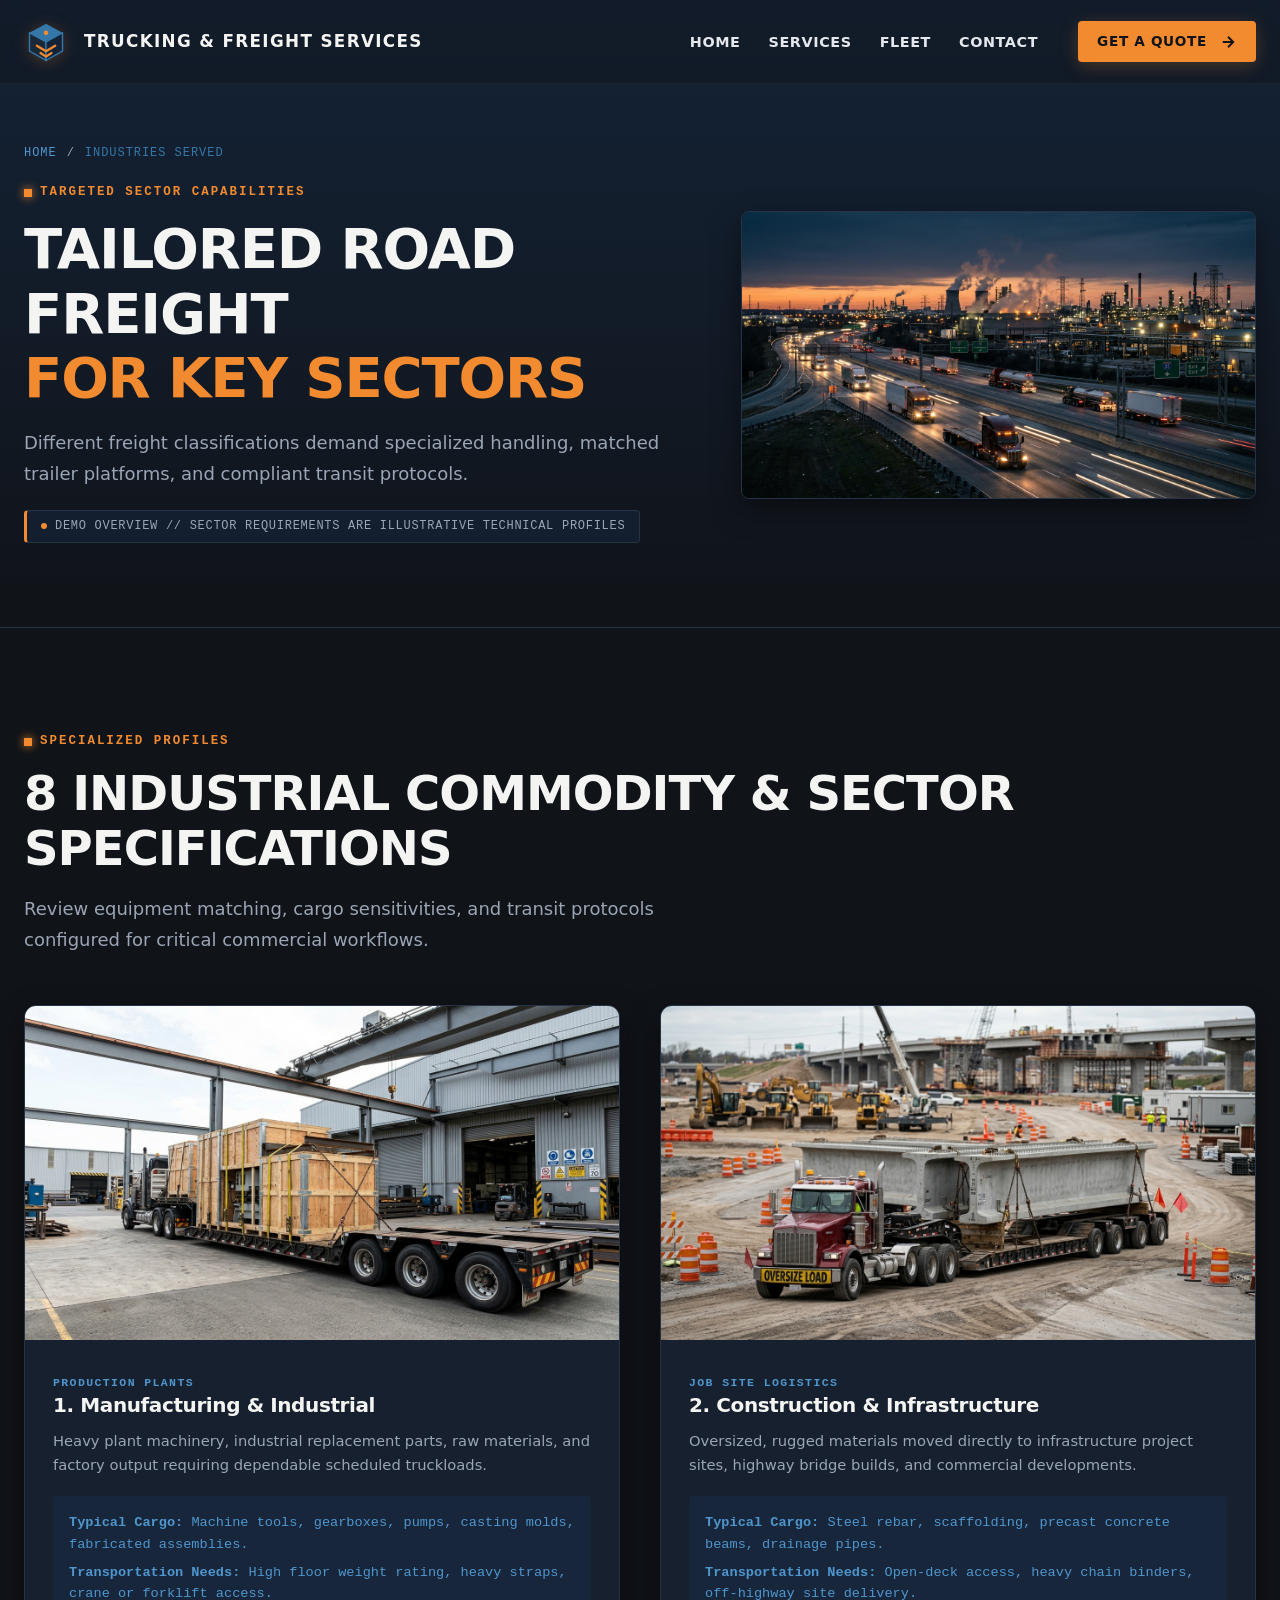
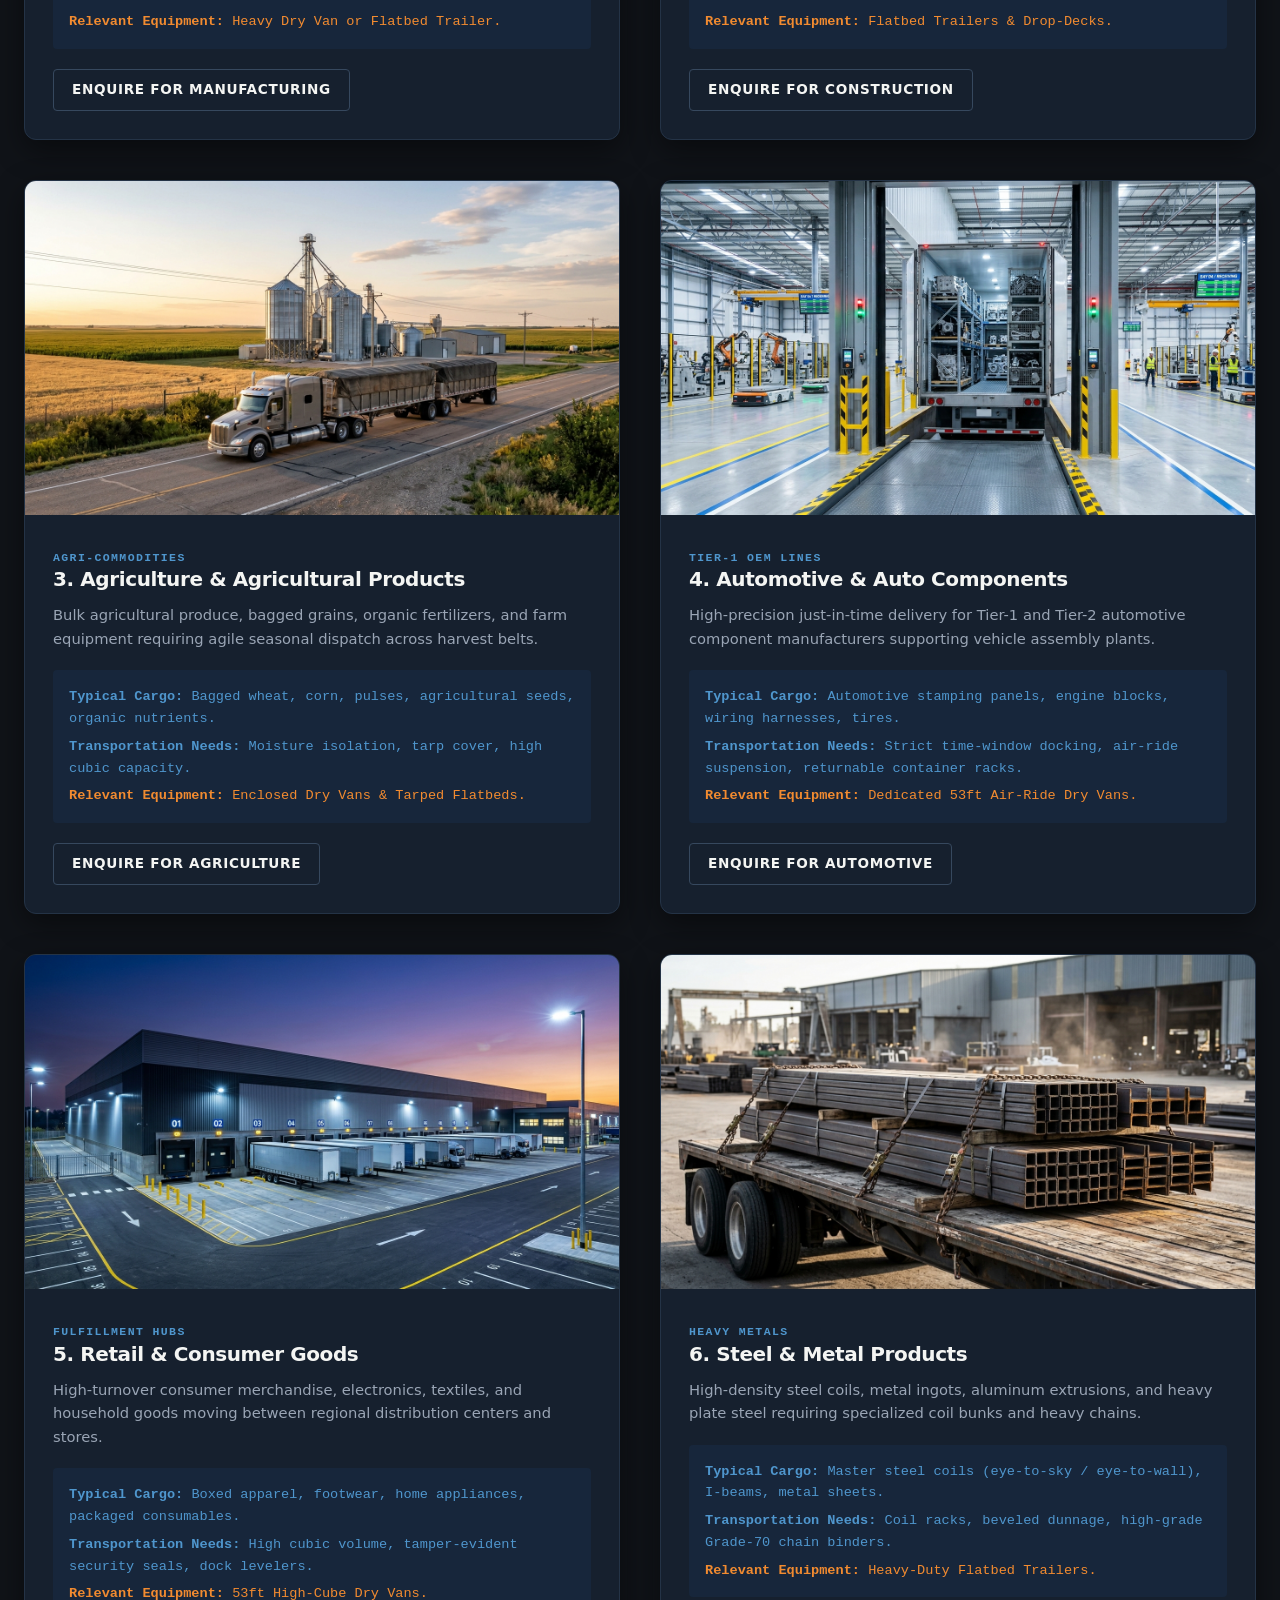
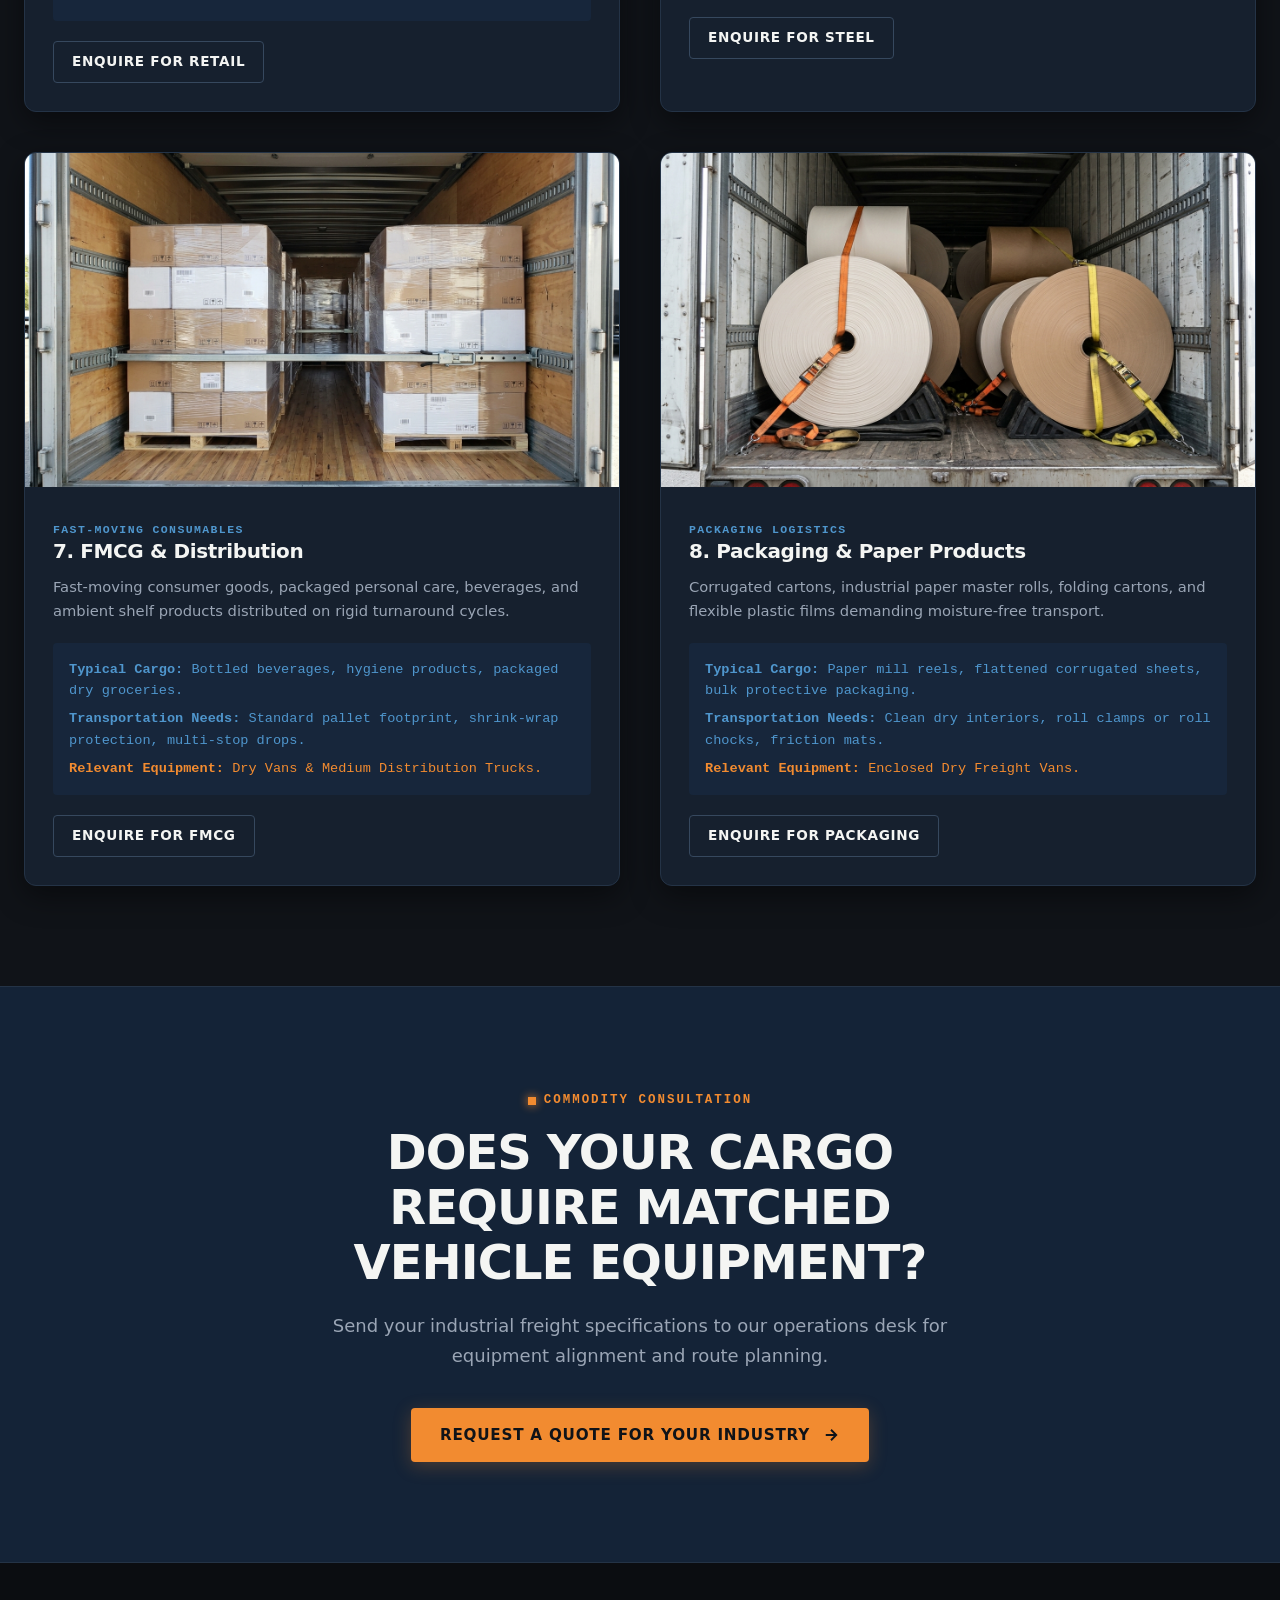
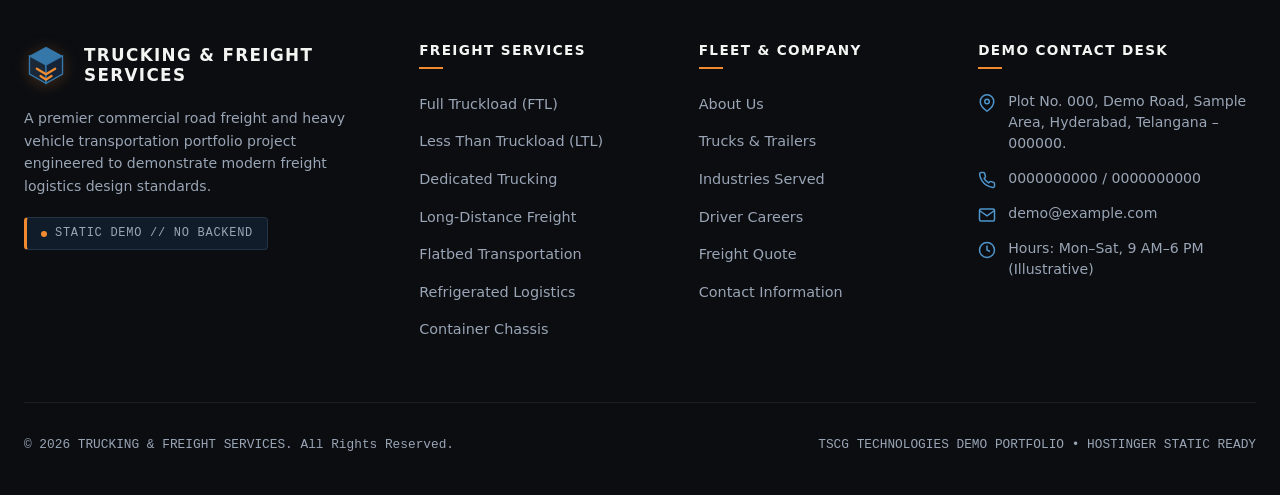
<file: industries.html>
<!DOCTYPE html>
<html lang="en">
<head>
  <meta charset="UTF-8">
  <meta name="viewport" content="width=device-width, initial-scale=1.0">
  <meta name="description" content="Industrial road transportation solutions across 8 core sectors: manufacturing, construction, agriculture, automotive, retail, steel & metal, FMCG, and packaging.">
  <title>Industries Served | TRUCKING &amp; FREIGHT SERVICES</title>
  
  <link rel="icon" type="image/svg+xml" href="data:image/svg+xml,<svg xmlns='http://www.w3.org/2000/svg' viewBox='0 0 32 32'><rect width='32' height='32' fill='%23101318'/><polygon points='16,3 28,10 16,17 4,10' fill='%233477A8'/><polygon points='4,10 16,17 16,29 4,22' fill='%231b2838'/><polygon points='16,17 28,10 28,22 16,29' fill='%23F28B30'/></svg>">
  <link rel="stylesheet" href="css/style.css">
</head>
<body>

  <!-- Navigation Bar -->
  <header class="site-header" id="mainHeader">
    <div class="container header-container">
      <a href="index.html" class="brand-wrapper" aria-label="Trucking & Freight Services Home">
        <svg class="brand-logo-svg" viewBox="0 0 48 48" fill="none" xmlns="http://www.w3.org/2000/svg" aria-hidden="true">
          <polygon points="24,4 42,14 24,24 6,14" fill="#3477A8" />
          <polygon points="6,14 24,24 24,44 6,34" fill="#1b2838" stroke="#3477A8" stroke-width="1.5" />
          <polygon points="24,24 42,14 42,34 24,44" fill="#142337" stroke="#3477A8" stroke-width="1.5" />
          <path d="M14 28 L24 34 L34 28" stroke="#F28B30" stroke-width="2.5" stroke-linecap="round" stroke-linejoin="round" />
          <path d="M18 36 L24 40 L30 36" stroke="#F28B30" stroke-width="2.5" stroke-linecap="round" stroke-linejoin="round" />
          <circle cx="24" cy="14" r="2.5" fill="#F28B30" />
        </svg>
        <div class="brand-info">
          <span class="brand-title">TRUCKING &amp; FREIGHT SERVICES</span>
        </div>
      </a>

            <!-- Desktop Navigation Menu (Core 4 Pages) -->
      <nav class="desktop-nav" aria-label="Main Navigation">
        <ul class="nav-links">
          <li><a href="index.html" class="nav-link">Home</a></li>
          <li><a href="services.html" class="nav-link">Services</a></li>
          <li><a href="fleet.html" class="nav-link">Fleet</a></li>
          <li><a href="contact.html" class="nav-link">Contact</a></li>
        </ul>
        <a href="contact.html" class="btn btn-primary btn-sm nav-cta">
          <span>Get a Quote</span>
          <svg viewBox="0 0 24 24" fill="none" stroke="currentColor" stroke-width="2.5"><path d="M5 12h14M12 5l7 7-7 7"/></svg>
        </a>
      </nav>

      <button class="mobile-nav-toggle" aria-label="Toggle mobile menu" aria-expanded="false">
        <span class="hamburger-line"></span>
        <span class="hamburger-line"></span>
        <span class="hamburger-line"></span>
      </button>
    </div>
  </header>

  <!-- Mobile Drawer -->
    <!-- Mobile Drawer Overlay & Menu -->
  <div class="mobile-drawer-overlay" id="drawerOverlay"></div>
  <aside class="mobile-drawer" id="mobileDrawer" aria-label="Mobile Navigation">
    <div class="mobile-drawer-top">
      <div style="margin-bottom: 24px;">
        <span class="brand-title" style="font-size: 1rem;">TRUCKING &amp; FREIGHT SERVICES</span>
      </div>
      <ul class="mobile-nav-links">
        <li><a href="index.html" class="mobile-nav-link">Home</a></li>
        <li><a href="services.html" class="mobile-nav-link">Services</a></li>
        <li><a href="fleet.html" class="mobile-nav-link">Fleet</a></li>
        <li><a href="contact.html" class="mobile-nav-link">Contact</a></li>
      </ul>
      <div style="margin-top: 24px; padding-top: 18px; border-top: 1px solid var(--border-dark); display: flex; flex-direction: column; gap: 12px; font-size: 0.9rem;">
        <a href="about.html" class="footer-link">About Us</a>
        <a href="industries.html" class="footer-link">Industries</a>
        <a href="careers.html" class="footer-link">Driver Careers</a>
      </div>
    </div>
    <div class="mobile-drawer-footer">
      <a href="contact.html" class="btn btn-primary btn-block">
        <span>Get a Quote</span>
        <svg viewBox="0 0 24 24" fill="none" stroke="currentColor" stroke-width="2.5"><path d="M5 12h14M12 5l7 7-7 7"/></svg>
      </a>
    </div>
  </aside>

  <main>
    <!-- INDUSTRIES HERO -->
    <section class="page-hero">
      <div class="container">
        <div class="page-hero-grid">
          <div>
            <nav class="breadcrumbs" aria-label="Breadcrumb">
              <a href="index.html">Home</a>
              <span>/</span>
              <span class="text-steel">Industries Served</span>
            </nav>
            <span class="section-tag">TARGETED SECTOR CAPABILITIES</span>
            <h1 class="page-hero-headline">
              TAILORED ROAD FREIGHT <br><span class="text-orange">FOR KEY SECTORS</span>
            </h1>
            <p class="section-lead">
              Different freight classifications demand specialized handling, matched trailer platforms, and compliant transit protocols.
            </p>
            <div class="demo-badge" style="margin-top: 20px;">
              <span class="demo-badge-dot"></span>
              <span>DEMO OVERVIEW // SECTOR REQUIREMENTS ARE ILLUSTRATIVE TECHNICAL PROFILES</span>
            </div>
          </div>
          <div class="page-hero-media">
            <!-- Intended Image: industries-hero-logistics.jpg -->
            <img src="images/industries-hero-logistics.jpg" alt="Heavy Freight Transit Through Commercial Corridors" width="800" height="342">
          </div>
        </div>
      </div>
    </section>

    <!-- 8 SECTORS DETAILED GRID -->
    <section class="section-padding">
      <div class="container">
        <div class="section-header">
          <span class="section-tag">SPECIALIZED PROFILES</span>
          <h2 class="section-headline">8 INDUSTRIAL COMMODITY &amp; SECTOR SPECIFICATIONS</h2>
          <p class="section-lead">
            Review equipment matching, cargo sensitivities, and transit protocols configured for critical commercial workflows.
          </p>
        </div>

        <div class="grid-2" style="gap: 40px;">
          
          <!-- Sector 1: Manufacturing & Industrial -->
          <article class="form-card reveal-item" id="manufacturing" style="padding: 0; overflow: hidden;">
            <div class="card-img-wrap ratio-16-9">
              <!-- Intended Image: manufacturing-freight.jpg -->
              <img src="images/manufacturing-freight.jpg" alt="Industrial Machinery & Components Freight" loading="lazy" width="600" height="338">
            </div>
            <div style="padding: 28px;">
              <span class="card-category">PRODUCTION PLANTS</span>
              <h3 class="card-title">1. Manufacturing &amp; Industrial</h3>
              <p class="card-desc">
                Heavy plant machinery, industrial replacement parts, raw materials, and factory output requiring dependable scheduled truckloads.
              </p>
              <div style="background: var(--navy-surface); padding: 16px; border-radius: var(--radius-sm); margin-bottom: 20px; font-size: 0.85rem;" class="mono">
                <div style="color: var(--steel-blue-light);"><strong class="text-warm-white">Typical Cargo:</strong> Machine tools, gearboxes, pumps, casting molds, fabricated assemblies.</div>
                <div style="color: var(--steel-blue-light); margin-top: 6px;"><strong class="text-warm-white">Transportation Needs:</strong> High floor weight rating, heavy straps, crane or forklift access.</div>
                <div style="color: var(--signal-orange); margin-top: 6px;"><strong class="text-warm-white">Relevant Equipment:</strong> Heavy Dry Van or Flatbed Trailer.</div>
              </div>
              <a href="contact.html?industry=Manufacturing" class="btn btn-secondary btn-sm">Enquire for Manufacturing</a>
            </div>
          </article>

          <!-- Sector 2: Construction & Infrastructure -->
          <article class="form-card reveal-item delay-1" id="construction" style="padding: 0; overflow: hidden;">
            <div class="card-img-wrap ratio-16-9">
              <!-- Intended Image: construction-material-transport.jpg -->
              <img src="images/construction-material-transport.jpg" alt="Structural Steel & Construction Materials Haulage" loading="lazy" width="600" height="338">
            </div>
            <div style="padding: 28px;">
              <span class="card-category">JOB SITE LOGISTICS</span>
              <h3 class="card-title">2. Construction &amp; Infrastructure</h3>
              <p class="card-desc">
                Oversized, rugged materials moved directly to infrastructure project sites, highway bridge builds, and commercial developments.
              </p>
              <div style="background: var(--navy-surface); padding: 16px; border-radius: var(--radius-sm); margin-bottom: 20px; font-size: 0.85rem;" class="mono">
                <div style="color: var(--steel-blue-light);"><strong class="text-warm-white">Typical Cargo:</strong> Steel rebar, scaffolding, precast concrete beams, drainage pipes.</div>
                <div style="color: var(--steel-blue-light); margin-top: 6px;"><strong class="text-warm-white">Transportation Needs:</strong> Open-deck access, heavy chain binders, off-highway site delivery.</div>
                <div style="color: var(--signal-orange); margin-top: 6px;"><strong class="text-warm-white">Relevant Equipment:</strong> Flatbed Trailers &amp; Drop-Decks.</div>
              </div>
              <a href="contact.html?industry=Construction" class="btn btn-secondary btn-sm">Enquire for Construction</a>
            </div>
          </article>

          <!-- Sector 3: Agriculture & Agricultural Products -->
          <article class="form-card reveal-item" id="agriculture" style="padding: 0; overflow: hidden;">
            <div class="card-img-wrap ratio-16-9">
              <!-- Intended Image: agriculture-freight.jpg -->
              <img src="images/agriculture-freight.jpg" alt="Agricultural Bulk & Harvest Logistics Transport" loading="lazy" width="600" height="338">
            </div>
            <div style="padding: 28px;">
              <span class="card-category">AGRI-COMMODITIES</span>
              <h3 class="card-title">3. Agriculture &amp; Agricultural Products</h3>
              <p class="card-desc">
                Bulk agricultural produce, bagged grains, organic fertilizers, and farm equipment requiring agile seasonal dispatch across harvest belts.
              </p>
              <div style="background: var(--navy-surface); padding: 16px; border-radius: var(--radius-sm); margin-bottom: 20px; font-size: 0.85rem;" class="mono">
                <div style="color: var(--steel-blue-light);"><strong class="text-warm-white">Typical Cargo:</strong> Bagged wheat, corn, pulses, agricultural seeds, organic nutrients.</div>
                <div style="color: var(--steel-blue-light); margin-top: 6px;"><strong class="text-warm-white">Transportation Needs:</strong> Moisture isolation, tarp cover, high cubic capacity.</div>
                <div style="color: var(--signal-orange); margin-top: 6px;"><strong class="text-warm-white">Relevant Equipment:</strong> Enclosed Dry Vans &amp; Tarped Flatbeds.</div>
              </div>
              <a href="contact.html?industry=Agriculture" class="btn btn-secondary btn-sm">Enquire for Agriculture</a>
            </div>
          </article>

          <!-- Sector 4: Automotive & Auto Components -->
          <article class="form-card reveal-item delay-1" id="automotive" style="padding: 0; overflow: hidden;">
            <div class="card-img-wrap ratio-16-9">
              <!-- Intended Image: automotive-freight.jpg -->
              <img src="images/automotive-freight.jpg" alt="Automotive Assemblies & Tier-1 Parts Transit" loading="lazy" width="600" height="338">
            </div>
            <div style="padding: 28px;">
              <span class="card-category">TIER-1 OEM LINES</span>
              <h3 class="card-title">4. Automotive &amp; Auto Components</h3>
              <p class="card-desc">
                High-precision just-in-time delivery for Tier-1 and Tier-2 automotive component manufacturers supporting vehicle assembly plants.
              </p>
              <div style="background: var(--navy-surface); padding: 16px; border-radius: var(--radius-sm); margin-bottom: 20px; font-size: 0.85rem;" class="mono">
                <div style="color: var(--steel-blue-light);"><strong class="text-warm-white">Typical Cargo:</strong> Automotive stamping panels, engine blocks, wiring harnesses, tires.</div>
                <div style="color: var(--steel-blue-light); margin-top: 6px;"><strong class="text-warm-white">Transportation Needs:</strong> Strict time-window docking, air-ride suspension, returnable container racks.</div>
                <div style="color: var(--signal-orange); margin-top: 6px;"><strong class="text-warm-white">Relevant Equipment:</strong> Dedicated 53ft Air-Ride Dry Vans.</div>
              </div>
              <a href="contact.html?industry=Automotive" class="btn btn-secondary btn-sm">Enquire for Automotive</a>
            </div>
          </article>

          <!-- Sector 5: Retail & Consumer Goods -->
          <article class="form-card reveal-item" id="retail" style="padding: 0; overflow: hidden;">
            <div class="card-img-wrap ratio-16-9">
              <!-- Intended Image: retail-distribution-freight.jpg -->
              <img src="images/retail-distribution-freight.jpg" alt="Consumer Goods & Distribution Center Logistics" loading="lazy" width="600" height="338">
            </div>
            <div style="padding: 28px;">
              <span class="card-category">FULFILLMENT HUBS</span>
              <h3 class="card-title">5. Retail &amp; Consumer Goods</h3>
              <p class="card-desc">
                High-turnover consumer merchandise, electronics, textiles, and household goods moving between regional distribution centers and stores.
              </p>
              <div style="background: var(--navy-surface); padding: 16px; border-radius: var(--radius-sm); margin-bottom: 20px; font-size: 0.85rem;" class="mono">
                <div style="color: var(--steel-blue-light);"><strong class="text-warm-white">Typical Cargo:</strong> Boxed apparel, footwear, home appliances, packaged consumables.</div>
                <div style="color: var(--steel-blue-light); margin-top: 6px;"><strong class="text-warm-white">Transportation Needs:</strong> High cubic volume, tamper-evident security seals, dock levelers.</div>
                <div style="color: var(--signal-orange); margin-top: 6px;"><strong class="text-warm-white">Relevant Equipment:</strong> 53ft High-Cube Dry Vans.</div>
              </div>
              <a href="contact.html?industry=Retail" class="btn btn-secondary btn-sm">Enquire for Retail</a>
            </div>
          </article>

          <!-- Sector 6: Steel & Metal Products -->
          <article class="form-card reveal-item delay-1" id="steel" style="padding: 0; overflow: hidden;">
            <div class="card-img-wrap ratio-16-9">
              <!-- Intended Image: steel-metal-freight.jpg -->
              <img src="images/steel-metal-freight.jpg" alt="Coiled Steel & Structural Beam Specialized Haulage" loading="lazy" width="600" height="338">
            </div>
            <div style="padding: 28px;">
              <span class="card-category">HEAVY METALS</span>
              <h3 class="card-title">6. Steel &amp; Metal Products</h3>
              <p class="card-desc">
                High-density steel coils, metal ingots, aluminum extrusions, and heavy plate steel requiring specialized coil bunks and heavy chains.
              </p>
              <div style="background: var(--navy-surface); padding: 16px; border-radius: var(--radius-sm); margin-bottom: 20px; font-size: 0.85rem;" class="mono">
                <div style="color: var(--steel-blue-light);"><strong class="text-warm-white">Typical Cargo:</strong> Master steel coils (eye-to-sky / eye-to-wall), I-beams, metal sheets.</div>
                <div style="color: var(--steel-blue-light); margin-top: 6px;"><strong class="text-warm-white">Transportation Needs:</strong> Coil racks, beveled dunnage, high-grade Grade-70 chain binders.</div>
                <div style="color: var(--signal-orange); margin-top: 6px;"><strong class="text-warm-white">Relevant Equipment:</strong> Heavy-Duty Flatbed Trailers.</div>
              </div>
              <a href="contact.html?industry=Steel" class="btn btn-secondary btn-sm">Enquire for Steel</a>
            </div>
          </article>

          <!-- Sector 7: FMCG & Distribution -->
          <article class="form-card reveal-item" id="fmcg" style="padding: 0; overflow: hidden;">
            <div class="card-img-wrap ratio-16-9">
              <!-- Intended Image: fmcg-consumer-goods-freight.jpg -->
              <img src="images/fmcg-consumer-goods-freight.jpg" alt="High-Velocity FMCG Palletized Distribution" loading="lazy" width="600" height="338">
            </div>
            <div style="padding: 28px;">
              <span class="card-category">FAST-MOVING CONSUMABLES</span>
              <h3 class="card-title">7. FMCG &amp; Distribution</h3>
              <p class="card-desc">
                Fast-moving consumer goods, packaged personal care, beverages, and ambient shelf products distributed on rigid turnaround cycles.
              </p>
              <div style="background: var(--navy-surface); padding: 16px; border-radius: var(--radius-sm); margin-bottom: 20px; font-size: 0.85rem;" class="mono">
                <div style="color: var(--steel-blue-light);"><strong class="text-warm-white">Typical Cargo:</strong> Bottled beverages, hygiene products, packaged dry groceries.</div>
                <div style="color: var(--steel-blue-light); margin-top: 6px;"><strong class="text-warm-white">Transportation Needs:</strong> Standard pallet footprint, shrink-wrap protection, multi-stop drops.</div>
                <div style="color: var(--signal-orange); margin-top: 6px;"><strong class="text-warm-white">Relevant Equipment:</strong> Dry Vans &amp; Medium Distribution Trucks.</div>
              </div>
              <a href="contact.html?industry=FMCG" class="btn btn-secondary btn-sm">Enquire for FMCG</a>
            </div>
          </article>

          <!-- Sector 8: Packaging & Paper Products -->
          <article class="form-card reveal-item delay-1" id="packaging" style="padding: 0; overflow: hidden;">
            <div class="card-img-wrap ratio-16-9">
              <!-- Intended Image: packaging-paper-freight.jpg -->
              <img src="images/packaging-paper-freight.jpg" alt="Paper Rolls & Industrial Packaging Material Cargo" loading="lazy" width="600" height="338">
            </div>
            <div style="padding: 28px;">
              <span class="card-category">PACKAGING LOGISTICS</span>
              <h3 class="card-title">8. Packaging &amp; Paper Products</h3>
              <p class="card-desc">
                Corrugated cartons, industrial paper master rolls, folding cartons, and flexible plastic films demanding moisture-free transport.
              </p>
              <div style="background: var(--navy-surface); padding: 16px; border-radius: var(--radius-sm); margin-bottom: 20px; font-size: 0.85rem;" class="mono">
                <div style="color: var(--steel-blue-light);"><strong class="text-warm-white">Typical Cargo:</strong> Paper mill reels, flattened corrugated sheets, bulk protective packaging.</div>
                <div style="color: var(--steel-blue-light); margin-top: 6px;"><strong class="text-warm-white">Transportation Needs:</strong> Clean dry interiors, roll clamps or roll chocks, friction mats.</div>
                <div style="color: var(--signal-orange); margin-top: 6px;"><strong class="text-warm-white">Relevant Equipment:</strong> Enclosed Dry Freight Vans.</div>
              </div>
              <a href="contact.html?industry=Packaging" class="btn btn-secondary btn-sm">Enquire for Packaging</a>
            </div>
          </article>

        </div>
      </div>
    </section>

    <!-- Bottom CTA -->
    <section class="section-padding" style="background-color: var(--deep-navy); border-top: 1px solid var(--border-dark); text-align: center;">
      <div class="container">
        <span class="section-tag">COMMODITY CONSULTATION</span>
        <h2 class="section-headline" style="max-width: 700px; margin: 0 auto 20px;">
          DOES YOUR CARGO REQUIRE MATCHED VEHICLE EQUIPMENT?
        </h2>
        <p class="section-lead" style="margin: 0 auto 36px;">
          Send your industrial freight specifications to our operations desk for equipment alignment and route planning.
        </p>
        <a href="contact.html" class="btn btn-primary">
          <span>Request a Quote for Your Industry</span>
          <svg viewBox="0 0 24 24" fill="none" stroke="currentColor" stroke-width="2.5"><path d="M5 12h14M12 5l7 7-7 7"/></svg>
        </a>
      </div>
    </section>
  </main>

  <!-- Footer -->
  <footer class="site-footer">
    <div class="container">
      <div class="footer-grid">
        <div>
          <a href="index.html" class="brand-wrapper" style="margin-bottom: 20px;">
            <svg class="brand-logo-svg" viewBox="0 0 48 48" fill="none" xmlns="http://www.w3.org/2000/svg" aria-hidden="true">
              <polygon points="24,4 42,14 24,24 6,14" fill="#3477A8" />
              <polygon points="6,14 24,24 24,44 6,34" fill="#1b2838" stroke="#3477A8" stroke-width="1.5" />
              <polygon points="24,24 42,14 42,34 24,44" fill="#142337" stroke="#3477A8" stroke-width="1.5" />
              <path d="M14 28 L24 34 L34 28" stroke="#F28B30" stroke-width="2.5" stroke-linecap="round" stroke-linejoin="round" />
              <path d="M18 36 L24 40 L30 36" stroke="#F28B30" stroke-width="2.5" stroke-linecap="round" stroke-linejoin="round" />
            </svg>
            <div class="brand-info">
              <span class="brand-title">TRUCKING &amp; FREIGHT SERVICES</span>
        </div>
          </a>
          <p style="font-size: 0.88rem; line-height: 1.6; margin-bottom: 20px;">
            A premier commercial road freight and heavy vehicle transportation portfolio project engineered to demonstrate modern freight logistics design standards.
          </p>
          <div class="demo-badge">
            <span class="demo-badge-dot"></span>
            <span>STATIC DEMO // NO BACKEND</span>
          </div>
        </div>

        <div>
          <h3 class="footer-col-title">Freight Services</h3>
          <ul class="footer-links">
            <li><a href="services.html#ftl" class="footer-link">Full Truckload (FTL)</a></li>
            <li><a href="services.html#ltl" class="footer-link">Less Than Truckload (LTL)</a></li>
            <li><a href="services.html#dedicated" class="footer-link">Dedicated Trucking</a></li>
            <li><a href="services.html#long-distance" class="footer-link">Long-Distance Freight</a></li>
            <li><a href="services.html#flatbed" class="footer-link">Flatbed Transportation</a></li>
            <li><a href="services.html#refrigerated" class="footer-link">Refrigerated Logistics</a></li>
            <li><a href="services.html#container" class="footer-link">Container Chassis</a></li>
          </ul>
        </div>

        <div>
          <h3 class="footer-col-title">Fleet &amp; Company</h3>
          <ul class="footer-links">
            <li><a href="about.html" class="footer-link">About Us</a></li>
            <li><a href="fleet.html" class="footer-link">Trucks &amp; Trailers</a></li>
            <li><a href="industries.html" class="footer-link">Industries Served</a></li>
            <li><a href="careers.html" class="footer-link">Driver Careers</a></li>
            <li><a href="contact.html" class="footer-link">Freight Quote</a></li>
            <li><a href="contact.html#info" class="footer-link">Contact Information</a></li>
          </ul>
        </div>

        <div>
          <h3 class="footer-col-title">Demo Contact Desk</h3>
          <div class="footer-contact-item">
            <svg viewBox="0 0 24 24" fill="none" stroke="currentColor" stroke-width="2"><path d="M21 10c0 7-9 13-9 13s-9-6-9-13a9 9 0 0 1 18 0z"></path><circle cx="12" cy="10" r="3"></circle></svg>
            <span>Plot No. 000, Demo Road, Sample Area, Hyderabad, Telangana – 000000.</span>
          </div>
          <div class="footer-contact-item">
            <svg viewBox="0 0 24 24" fill="none" stroke="currentColor" stroke-width="2"><path d="M22 16.92v3a2 2 0 0 1-2.18 2 19.79 19.79 0 0 1-8.63-3.07 19.5 19.5 0 0 1-6-6 19.79 19.79 0 0 1-3.07-8.67A2 2 0 0 1 4.11 2h3a2 2 0 0 1 2 1.72 12.84 12.84 0 0 0 .7 2.81 2 2 0 0 1-.45 2.11L8.09 9.91a16 16 0 0 0 6 6l1.27-1.27a2 2 0 0 1 2.11-.45 12.84 12.84 0 0 0 2.81.7A2 2 0 0 1 22 16.92z"></path></svg>
            <span>0000000000 / 0000000000</span>
          </div>
          <div class="footer-contact-item">
            <svg viewBox="0 0 24 24" fill="none" stroke="currentColor" stroke-width="2"><path d="M4 4h16c1.1 0 2 .9 2 2v12c0 1.1-.9 2-2 2H4c-1.1 0-2-.9-2-2V6c0-1.1.9-2 2-2z"></path><polyline points="22,6 12,13 2,6"></polyline></svg>
            <span>demo@example.com</span>
          </div>
          <div class="footer-contact-item">
            <svg viewBox="0 0 24 24" fill="none" stroke="currentColor" stroke-width="2"><circle cx="12" cy="12" r="10"></circle><polyline points="12 6 12 12 16 14"></polyline></svg>
            <span>Hours: Mon–Sat, 9 AM–6 PM (Illustrative)</span>
          </div>
        </div>
      </div>

      <div class="footer-bottom">
        <div>&copy; <span class="current-year">2026</span> TRUCKING &amp; FREIGHT SERVICES. All Rights Reserved.</div>
        <div>TSCG TECHNOLOGIES DEMO PORTFOLIO &bull; HOSTINGER STATIC READY</div>
      </div>
    </div>
  </footer>

  <script src="js/navigation.js"></script>
  <script src="js/animations.js"></script>
  <script src="js/fleet.js"></script>
  <script src="js/forms.js"></script>
  <script src="js/main.js"></script>
</body>
</html>
</file>
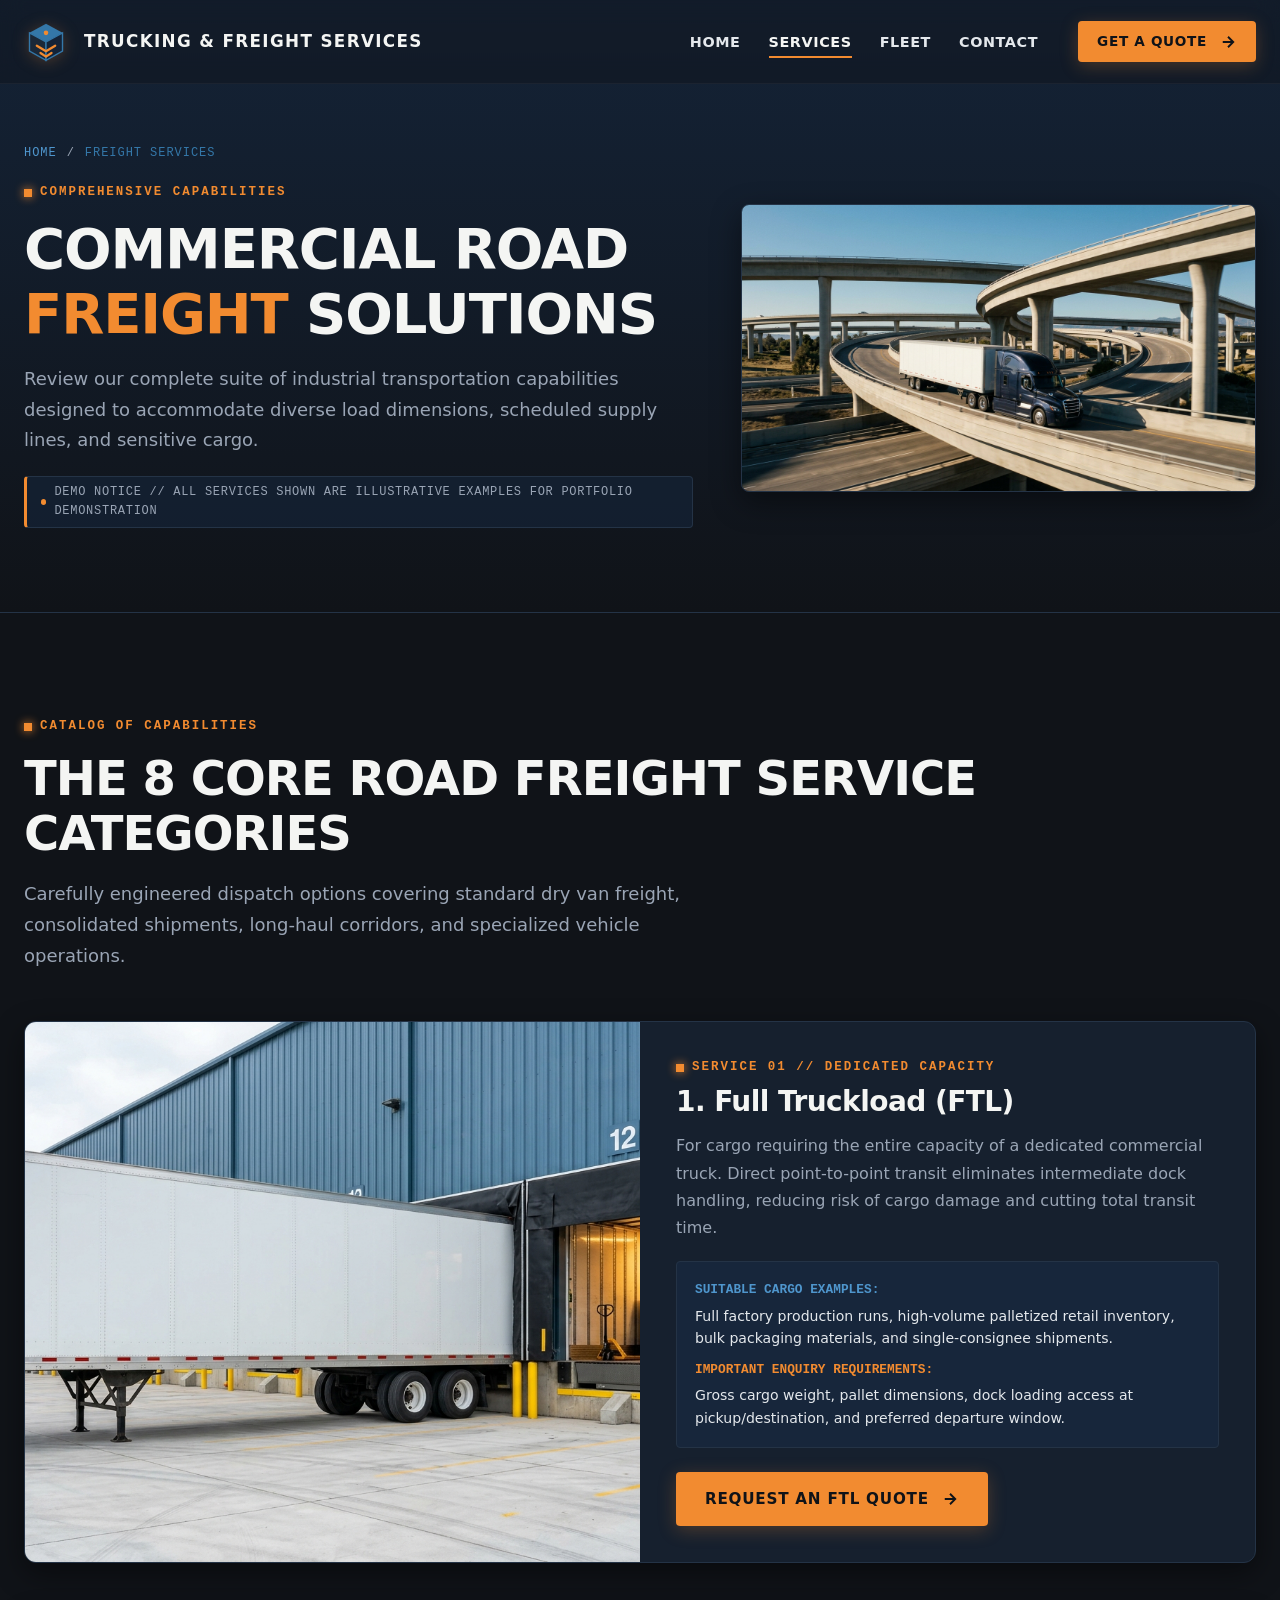
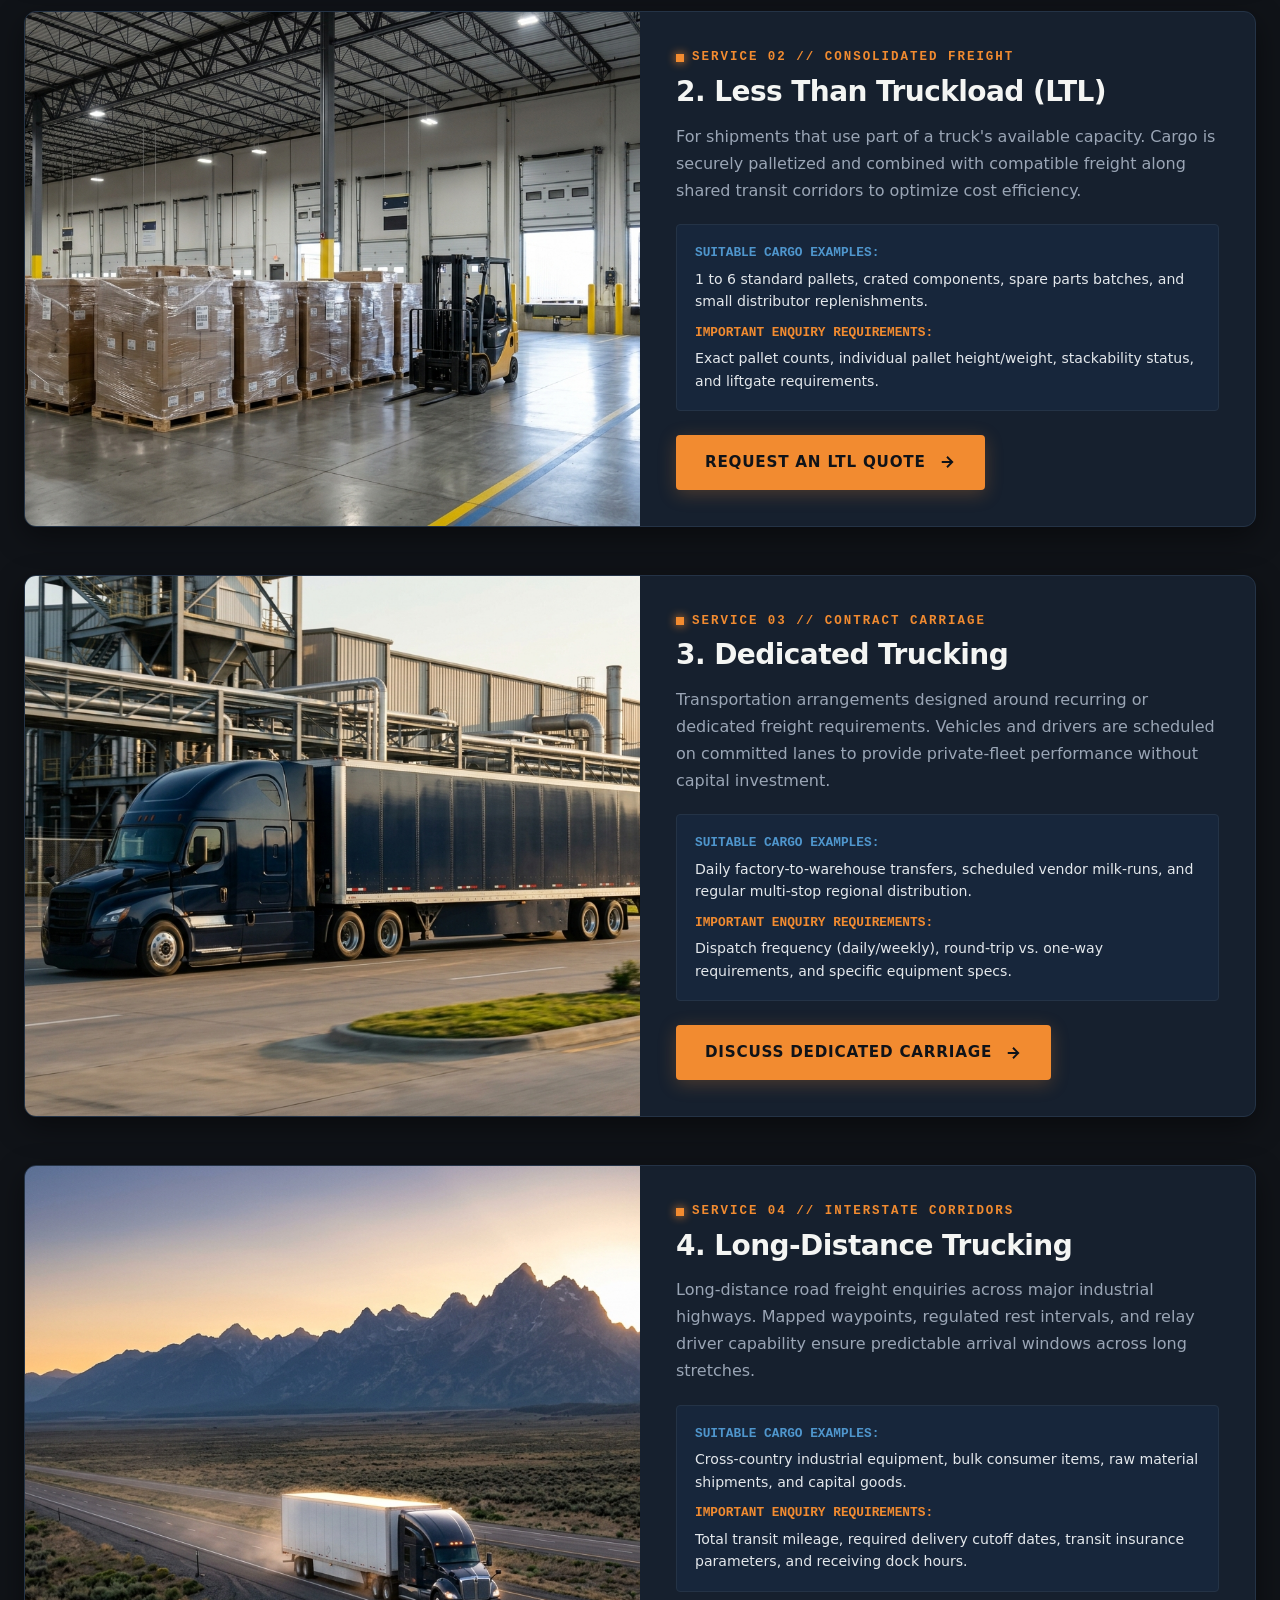
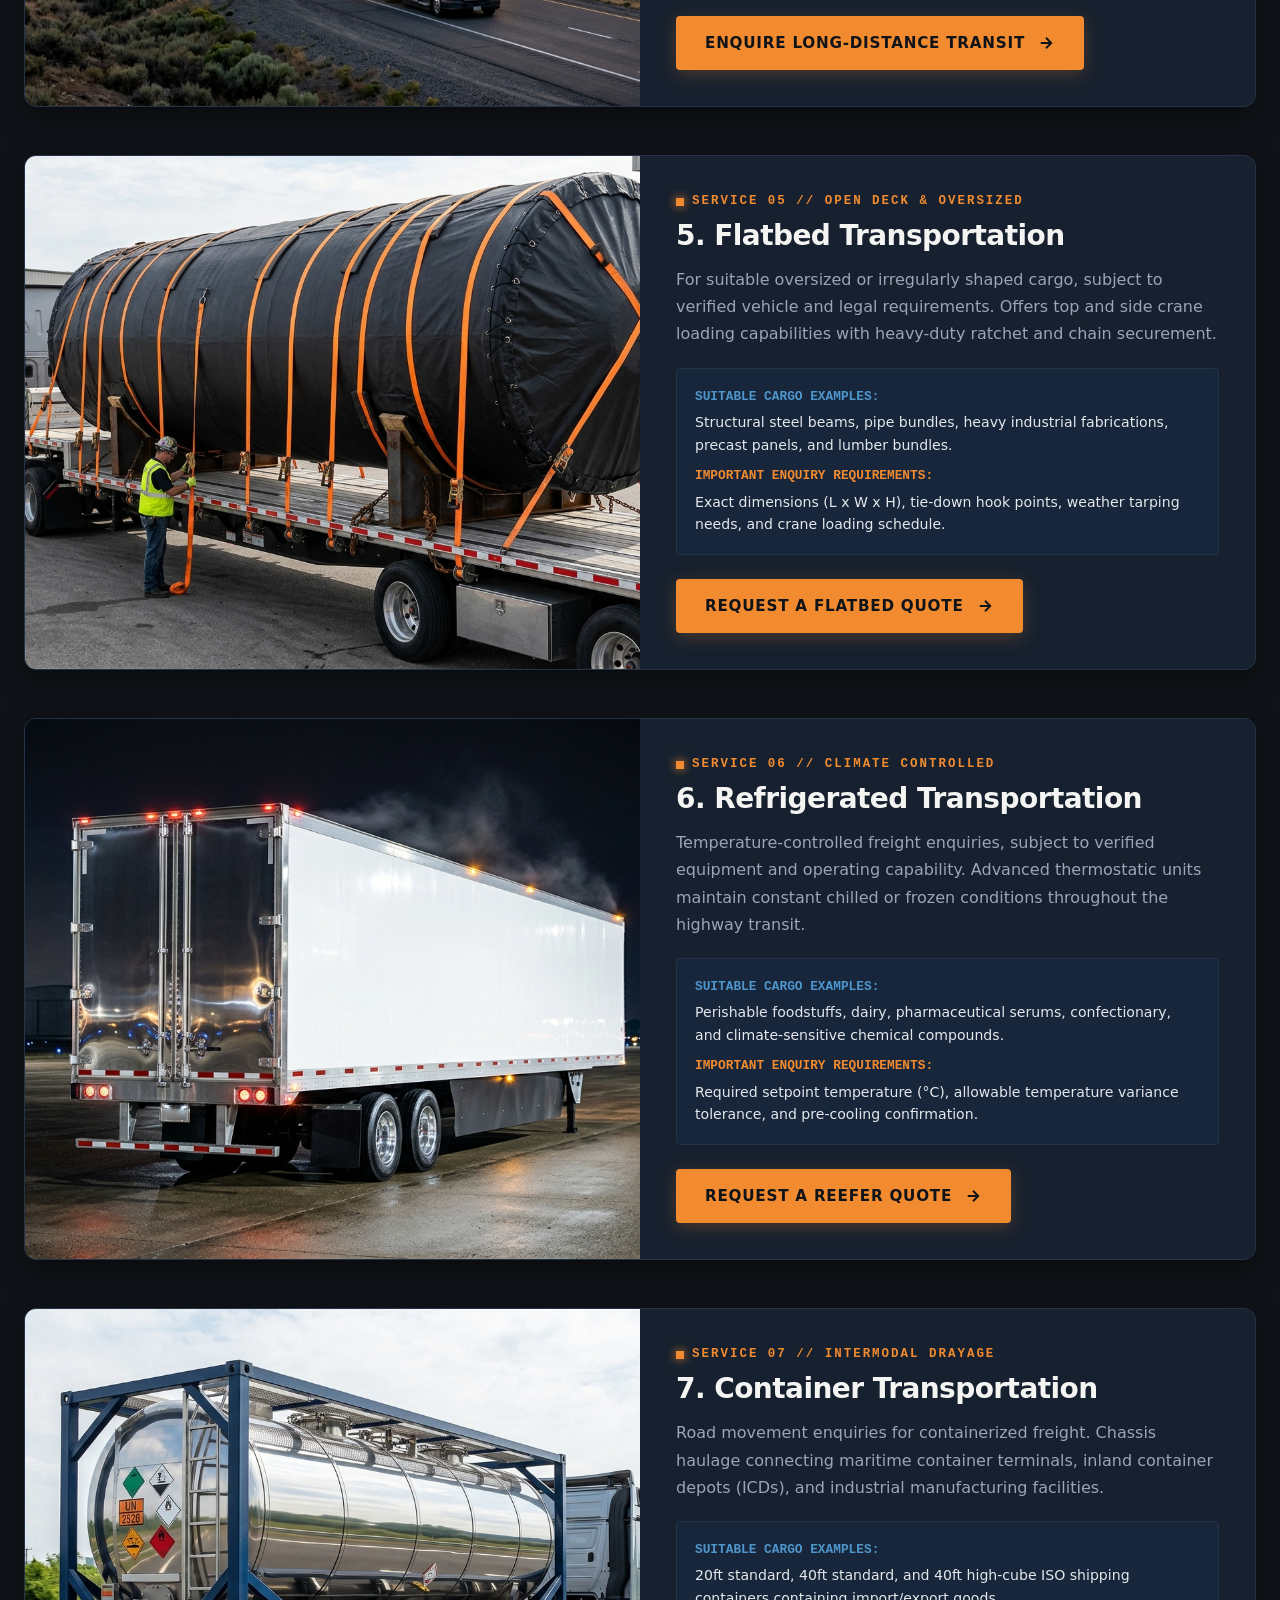
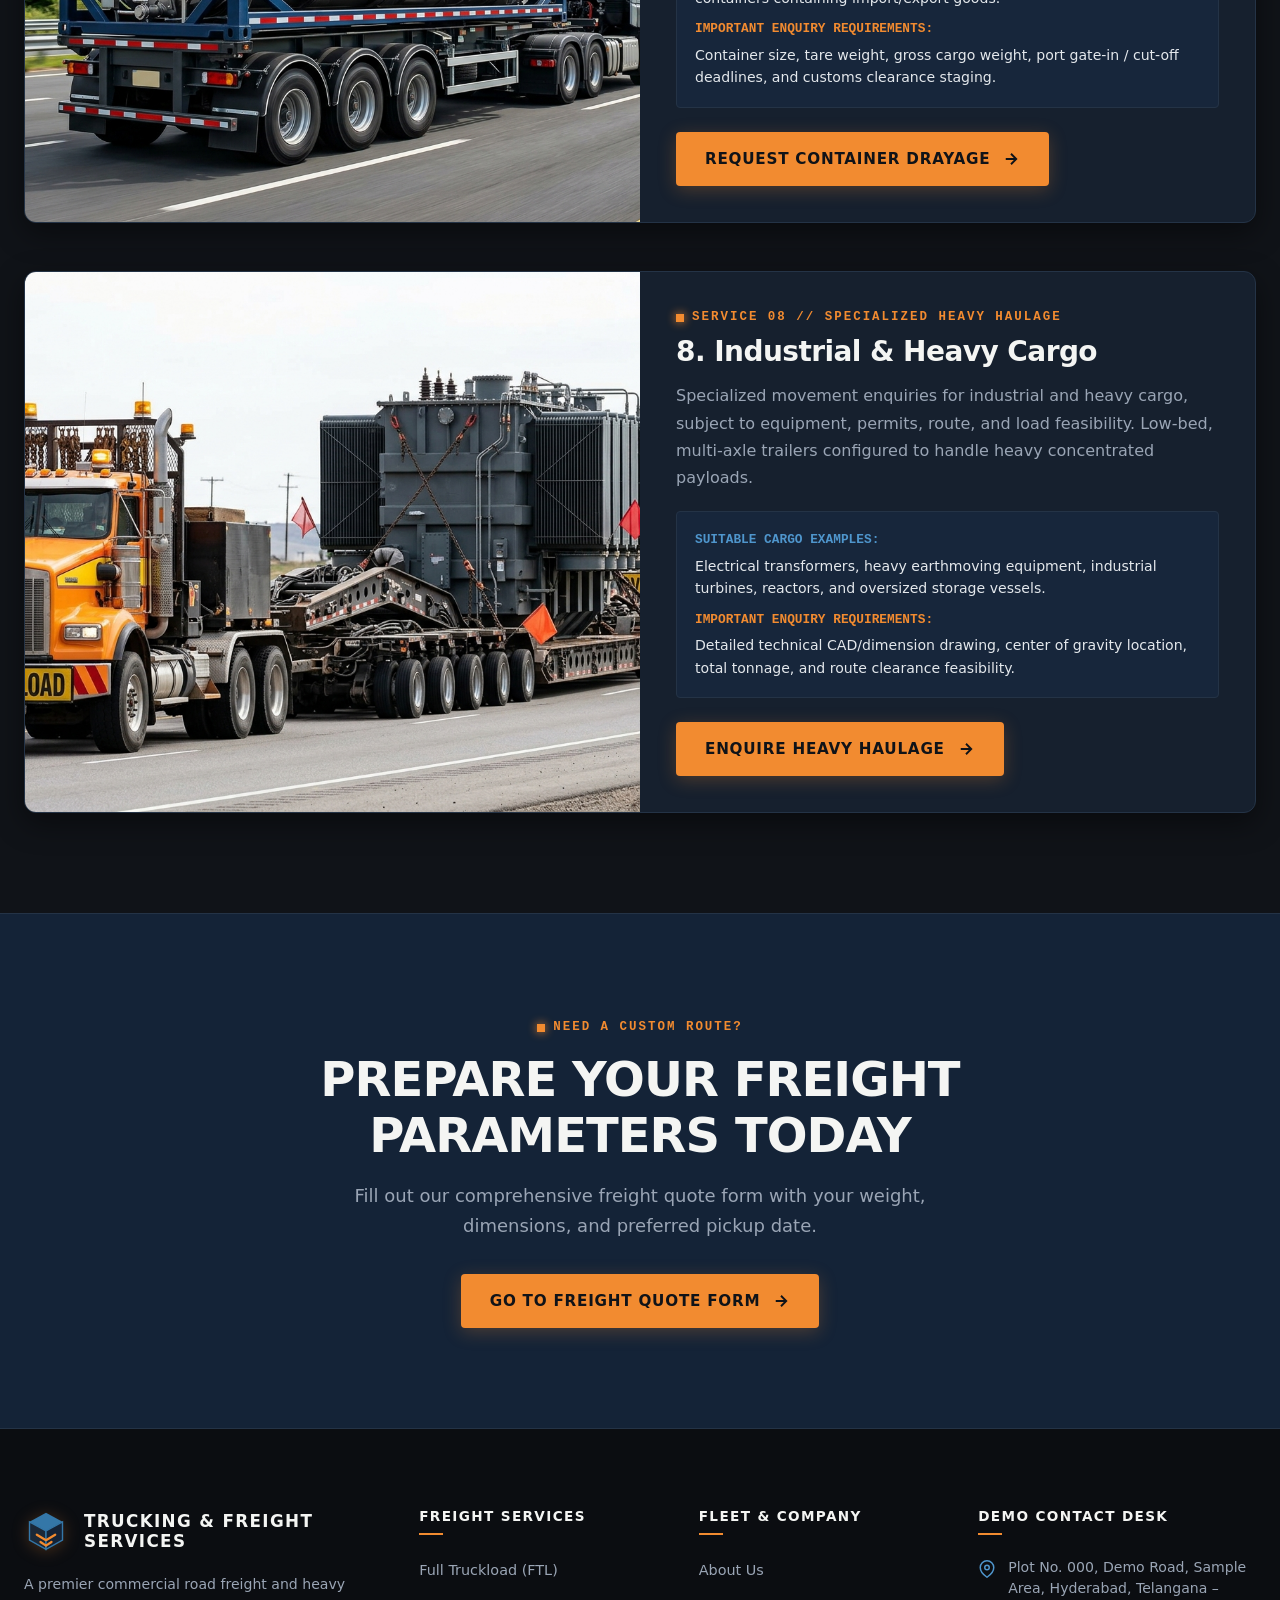
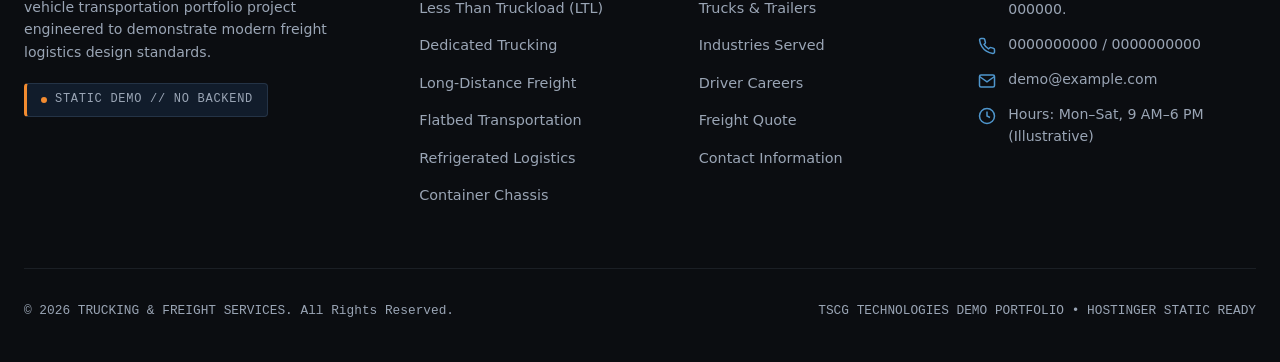
<file: services.html>
<!DOCTYPE html>
<html lang="en">
<head>
  <meta charset="UTF-8">
  <meta name="viewport" content="width=device-width, initial-scale=1.0">
  <meta name="description" content="Commercial freight transportation services — Full Truckload (FTL), Less Than Truckload (LTL), dedicated carriage, refrigerated, flatbed, container, and industrial cargo haulage.">
  <title>Freight Services | TRUCKING &amp; FREIGHT SERVICES</title>
  
  <link rel="icon" type="image/svg+xml" href="data:image/svg+xml,<svg xmlns='http://www.w3.org/2000/svg' viewBox='0 0 32 32'><rect width='32' height='32' fill='%23101318'/><polygon points='16,3 28,10 16,17 4,10' fill='%233477A8'/><polygon points='4,10 16,17 16,29 4,22' fill='%231b2838'/><polygon points='16,17 28,10 28,22 16,29' fill='%23F28B30'/></svg>">
  <link rel="stylesheet" href="css/style.css">
</head>
<body>

  <!-- Navigation Bar -->
  <header class="site-header" id="mainHeader">
    <div class="container header-container">
      <a href="index.html" class="brand-wrapper" aria-label="Trucking & Freight Services Home">
        <svg class="brand-logo-svg" viewBox="0 0 48 48" fill="none" xmlns="http://www.w3.org/2000/svg" aria-hidden="true">
          <polygon points="24,4 42,14 24,24 6,14" fill="#3477A8" />
          <polygon points="6,14 24,24 24,44 6,34" fill="#1b2838" stroke="#3477A8" stroke-width="1.5" />
          <polygon points="24,24 42,14 42,34 24,44" fill="#142337" stroke="#3477A8" stroke-width="1.5" />
          <path d="M14 28 L24 34 L34 28" stroke="#F28B30" stroke-width="2.5" stroke-linecap="round" stroke-linejoin="round" />
          <path d="M18 36 L24 40 L30 36" stroke="#F28B30" stroke-width="2.5" stroke-linecap="round" stroke-linejoin="round" />
          <circle cx="24" cy="14" r="2.5" fill="#F28B30" />
        </svg>
        <div class="brand-info">
          <span class="brand-title">TRUCKING &amp; FREIGHT SERVICES</span>
        </div>
      </a>

            <!-- Desktop Navigation Menu (Core 4 Pages) -->
      <nav class="desktop-nav" aria-label="Main Navigation">
        <ul class="nav-links">
          <li><a href="index.html" class="nav-link">Home</a></li>
          <li><a href="services.html" class="nav-link active">Services</a></li>
          <li><a href="fleet.html" class="nav-link">Fleet</a></li>
          <li><a href="contact.html" class="nav-link">Contact</a></li>
        </ul>
        <a href="contact.html" class="btn btn-primary btn-sm nav-cta">
          <span>Get a Quote</span>
          <svg viewBox="0 0 24 24" fill="none" stroke="currentColor" stroke-width="2.5"><path d="M5 12h14M12 5l7 7-7 7"/></svg>
        </a>
      </nav>

      <button class="mobile-nav-toggle" aria-label="Toggle mobile menu" aria-expanded="false">
        <span class="hamburger-line"></span>
        <span class="hamburger-line"></span>
        <span class="hamburger-line"></span>
      </button>
    </div>
  </header>

  <!-- Mobile Drawer -->
    <!-- Mobile Drawer Overlay & Menu -->
  <div class="mobile-drawer-overlay" id="drawerOverlay"></div>
  <aside class="mobile-drawer" id="mobileDrawer" aria-label="Mobile Navigation">
    <div class="mobile-drawer-top">
      <div style="margin-bottom: 24px;">
        <span class="brand-title" style="font-size: 1rem;">TRUCKING &amp; FREIGHT SERVICES</span>
      </div>
      <ul class="mobile-nav-links">
        <li><a href="index.html" class="mobile-nav-link">Home</a></li>
        <li><a href="services.html" class="mobile-nav-link active">Services</a></li>
        <li><a href="fleet.html" class="mobile-nav-link">Fleet</a></li>
        <li><a href="contact.html" class="mobile-nav-link">Contact</a></li>
      </ul>
      <div style="margin-top: 24px; padding-top: 18px; border-top: 1px solid var(--border-dark); display: flex; flex-direction: column; gap: 12px; font-size: 0.9rem;">
        <a href="about.html" class="footer-link">About Us</a>
        <a href="industries.html" class="footer-link">Industries</a>
        <a href="careers.html" class="footer-link">Driver Careers</a>
      </div>
    </div>
    <div class="mobile-drawer-footer">
      <a href="contact.html" class="btn btn-primary btn-block">
        <span>Get a Quote</span>
        <svg viewBox="0 0 24 24" fill="none" stroke="currentColor" stroke-width="2.5"><path d="M5 12h14M12 5l7 7-7 7"/></svg>
      </a>
    </div>
  </aside>

  <main>
    <!-- =========================================================================
         SERVICES HERO
         ========================================================================= -->
    <section class="page-hero">
      <div class="container">
        <div class="page-hero-grid">
          <div>
            <nav class="breadcrumbs" aria-label="Breadcrumb">
              <a href="index.html">Home</a>
              <span>/</span>
              <span class="text-steel">Freight Services</span>
            </nav>
            <span class="section-tag">COMPREHENSIVE CAPABILITIES</span>
            <h1 class="page-hero-headline">
              COMMERCIAL ROAD <br><span class="text-orange">FREIGHT</span> SOLUTIONS
            </h1>
            <p class="section-lead">
              Review our complete suite of industrial transportation capabilities designed to accommodate diverse load dimensions, scheduled supply lines, and sensitive cargo.
            </p>
            <div class="demo-badge" style="margin-top: 20px;">
              <span class="demo-badge-dot"></span>
              <span>DEMO NOTICE // ALL SERVICES SHOWN ARE ILLUSTRATIVE EXAMPLES FOR PORTFOLIO DEMONSTRATION</span>
            </div>
          </div>
          <div class="page-hero-media">
            <!-- Intended Image: services-hero-logistics.jpg -->
            <img src="images/services-hero-logistics.jpg" alt="Commercial Multi-Axle Freight Vehicle Overview" width="800" height="342">
          </div>
        </div>
      </div>
    </section>

    <!-- =========================================================================
         DETAILED FREIGHT SERVICES SHOWCASE (8 SERVICES)
         ========================================================================= -->
    <section class="section-padding">
      <div class="container">
        <div class="section-header">
          <span class="section-tag">CATALOG OF CAPABILITIES</span>
          <h2 class="section-headline">THE 8 CORE ROAD FREIGHT SERVICE CATEGORIES</h2>
          <p class="section-lead">
            Carefully engineered dispatch options covering standard dry van freight, consolidated shipments, long-haul corridors, and specialized vehicle operations.
          </p>
        </div>

        <div style="display: flex; flex-direction: column; gap: 48px;">
          
          <!-- Service 1: Full Truckload (FTL) -->
          <article class="form-card reveal-item" id="ftl" style="padding: 0; overflow: hidden;">
            <div class="grid-2" style="gap: 0; align-items: stretch;">
              <div class="card-img-wrap ratio-4-3" style="height: 100%;">
                <!-- Intended Image: full-truckload-service.jpg -->
                <img src="images/full-truckload-service.jpg" alt="Full Truckload (FTL) Commercial Transportation" loading="lazy" width="600" height="450">
              </div>
              <div style="padding: 36px; display: flex; flex-direction: column; justify-content: center;">
                <div class="section-tag" style="margin-bottom: 8px;">SERVICE 01 // DEDICATED CAPACITY</div>
                <h3 style="font-size: 1.75rem; color: var(--warm-white); margin-bottom: 14px;">1. Full Truckload (FTL)</h3>
                <p style="color: var(--text-muted); line-height: 1.7; margin-bottom: 20px;">
                  For cargo requiring the entire capacity of a dedicated commercial truck. Direct point-to-point transit eliminates intermediate dock handling, reducing risk of cargo damage and cutting total transit time.
                </p>
                <div style="background: var(--navy-surface); border: 1px solid var(--border-dark); padding: 18px; border-radius: var(--radius-sm); margin-bottom: 24px;">
                  <div style="font-size: 0.8rem; font-weight: 700; color: var(--steel-blue-light); text-transform: uppercase;" class="mono">Suitable Cargo Examples:</div>
                  <p style="font-size: 0.88rem; color: var(--light-grey); margin-top: 4px;">Full factory production runs, high-volume palletized retail inventory, bulk packaging materials, and single-consignee shipments.</p>
                  <div style="font-size: 0.8rem; font-weight: 700; color: var(--signal-orange); text-transform: uppercase; margin-top: 10px;" class="mono">Important Enquiry Requirements:</div>
                  <p style="font-size: 0.88rem; color: var(--light-grey); margin-top: 4px;">Gross cargo weight, pallet dimensions, dock loading access at pickup/destination, and preferred departure window.</p>
                </div>
                <a href="contact.html?service=FTL" class="btn btn-primary" style="align-self: flex-start;">
                  <span>Request an FTL Quote</span>
                  <svg viewBox="0 0 24 24" fill="none" stroke="currentColor" stroke-width="2.5"><path d="M5 12h14M12 5l7 7-7 7"/></svg>
                </a>
              </div>
            </div>
          </article>

          <!-- Service 2: Less Than Truckload (LTL) -->
          <article class="form-card reveal-item" id="ltl" style="padding: 0; overflow: hidden;">
            <div class="grid-2" style="gap: 0; align-items: stretch;">
              <div class="card-img-wrap ratio-4-3" style="height: 100%;">
                <!-- Intended Image: less-than-truckload-service.jpg -->
                <img src="images/less-than-truckload-service.jpg" alt="Less Than Truckload (LTL) Freight Handling" loading="lazy" width="600" height="450">
              </div>
              <div style="padding: 36px; display: flex; flex-direction: column; justify-content: center;">
                <div class="section-tag" style="margin-bottom: 8px;">SERVICE 02 // CONSOLIDATED FREIGHT</div>
                <h3 style="font-size: 1.75rem; color: var(--warm-white); margin-bottom: 14px;">2. Less Than Truckload (LTL)</h3>
                <p style="color: var(--text-muted); line-height: 1.7; margin-bottom: 20px;">
                  For shipments that use part of a truck's available capacity. Cargo is securely palletized and combined with compatible freight along shared transit corridors to optimize cost efficiency.
                </p>
                <div style="background: var(--navy-surface); border: 1px solid var(--border-dark); padding: 18px; border-radius: var(--radius-sm); margin-bottom: 24px;">
                  <div style="font-size: 0.8rem; font-weight: 700; color: var(--steel-blue-light); text-transform: uppercase;" class="mono">Suitable Cargo Examples:</div>
                  <p style="font-size: 0.88rem; color: var(--light-grey); margin-top: 4px;">1 to 6 standard pallets, crated components, spare parts batches, and small distributor replenishments.</p>
                  <div style="font-size: 0.8rem; font-weight: 700; color: var(--signal-orange); text-transform: uppercase; margin-top: 10px;" class="mono">Important Enquiry Requirements:</div>
                  <p style="font-size: 0.88rem; color: var(--light-grey); margin-top: 4px;">Exact pallet counts, individual pallet height/weight, stackability status, and liftgate requirements.</p>
                </div>
                <a href="contact.html?service=LTL" class="btn btn-primary" style="align-self: flex-start;">
                  <span>Request an LTL Quote</span>
                  <svg viewBox="0 0 24 24" fill="none" stroke="currentColor" stroke-width="2.5"><path d="M5 12h14M12 5l7 7-7 7"/></svg>
                </a>
              </div>
            </div>
          </article>

          <!-- Service 3: Dedicated Trucking -->
          <article class="form-card reveal-item" id="dedicated" style="padding: 0; overflow: hidden;">
            <div class="grid-2" style="gap: 0; align-items: stretch;">
              <div class="card-img-wrap ratio-4-3" style="height: 100%;">
                <!-- Intended Image: dedicated-trucking-service.jpg -->
                <img src="images/dedicated-trucking-service.jpg" alt="Dedicated Contract Carriage Fleet Unit" loading="lazy" width="600" height="450">
              </div>
              <div style="padding: 36px; display: flex; flex-direction: column; justify-content: center;">
                <div class="section-tag" style="margin-bottom: 8px;">SERVICE 03 // CONTRACT CARRIAGE</div>
                <h3 style="font-size: 1.75rem; color: var(--warm-white); margin-bottom: 14px;">3. Dedicated Trucking</h3>
                <p style="color: var(--text-muted); line-height: 1.7; margin-bottom: 20px;">
                  Transportation arrangements designed around recurring or dedicated freight requirements. Vehicles and drivers are scheduled on committed lanes to provide private-fleet performance without capital investment.
                </p>
                <div style="background: var(--navy-surface); border: 1px solid var(--border-dark); padding: 18px; border-radius: var(--radius-sm); margin-bottom: 24px;">
                  <div style="font-size: 0.8rem; font-weight: 700; color: var(--steel-blue-light); text-transform: uppercase;" class="mono">Suitable Cargo Examples:</div>
                  <p style="font-size: 0.88rem; color: var(--light-grey); margin-top: 4px;">Daily factory-to-warehouse transfers, scheduled vendor milk-runs, and regular multi-stop regional distribution.</p>
                  <div style="font-size: 0.8rem; font-weight: 700; color: var(--signal-orange); text-transform: uppercase; margin-top: 10px;" class="mono">Important Enquiry Requirements:</div>
                  <p style="font-size: 0.88rem; color: var(--light-grey); margin-top: 4px;">Dispatch frequency (daily/weekly), round-trip vs. one-way requirements, and specific equipment specs.</p>
                </div>
                <a href="contact.html?service=Dedicated" class="btn btn-primary" style="align-self: flex-start;">
                  <span>Discuss Dedicated Carriage</span>
                  <svg viewBox="0 0 24 24" fill="none" stroke="currentColor" stroke-width="2.5"><path d="M5 12h14M12 5l7 7-7 7"/></svg>
                </a>
              </div>
            </div>
          </article>

          <!-- Service 4: Long-Distance Trucking -->
          <article class="form-card reveal-item" id="long-distance" style="padding: 0; overflow: hidden;">
            <div class="grid-2" style="gap: 0; align-items: stretch;">
              <div class="card-img-wrap ratio-4-3" style="height: 100%;">
                <!-- Intended Image: long-distance-freight.jpg -->
                <img src="images/long-distance-freight.jpg" alt="Long-Distance Interstate Freight Commercial Hauler" loading="lazy" width="600" height="450">
              </div>
              <div style="padding: 36px; display: flex; flex-direction: column; justify-content: center;">
                <div class="section-tag" style="margin-bottom: 8px;">SERVICE 04 // INTERSTATE CORRIDORS</div>
                <h3 style="font-size: 1.75rem; color: var(--warm-white); margin-bottom: 14px;">4. Long-Distance Trucking</h3>
                <p style="color: var(--text-muted); line-height: 1.7; margin-bottom: 20px;">
                  Long-distance road freight enquiries across major industrial highways. Mapped waypoints, regulated rest intervals, and relay driver capability ensure predictable arrival windows across long stretches.
                </p>
                <div style="background: var(--navy-surface); border: 1px solid var(--border-dark); padding: 18px; border-radius: var(--radius-sm); margin-bottom: 24px;">
                  <div style="font-size: 0.8rem; font-weight: 700; color: var(--steel-blue-light); text-transform: uppercase;" class="mono">Suitable Cargo Examples:</div>
                  <p style="font-size: 0.88rem; color: var(--light-grey); margin-top: 4px;">Cross-country industrial equipment, bulk consumer items, raw material shipments, and capital goods.</p>
                  <div style="font-size: 0.8rem; font-weight: 700; color: var(--signal-orange); text-transform: uppercase; margin-top: 10px;" class="mono">Important Enquiry Requirements:</div>
                  <p style="font-size: 0.88rem; color: var(--light-grey); margin-top: 4px;">Total transit mileage, required delivery cutoff dates, transit insurance parameters, and receiving dock hours.</p>
                </div>
                <a href="contact.html?service=LongDistance" class="btn btn-primary" style="align-self: flex-start;">
                  <span>Enquire Long-Distance Transit</span>
                  <svg viewBox="0 0 24 24" fill="none" stroke="currentColor" stroke-width="2.5"><path d="M5 12h14M12 5l7 7-7 7"/></svg>
                </a>
              </div>
            </div>
          </article>

          <!-- Service 5: Flatbed Transportation -->
          <article class="form-card reveal-item" id="flatbed" style="padding: 0; overflow: hidden;">
            <div class="grid-2" style="gap: 0; align-items: stretch;">
              <div class="card-img-wrap ratio-4-3" style="height: 100%;">
                <!-- Intended Image: flatbed-transportation-service.jpg -->
                <img src="images/flatbed-transportation-service.jpg" alt="Oversized & Secured Flatbed Cargo Transportation" loading="lazy" width="600" height="450">
              </div>
              <div style="padding: 36px; display: flex; flex-direction: column; justify-content: center;">
                <div class="section-tag" style="margin-bottom: 8px;">SERVICE 05 // OPEN DECK &amp; OVERSIZED</div>
                <h3 style="font-size: 1.75rem; color: var(--warm-white); margin-bottom: 14px;">5. Flatbed Transportation</h3>
                <p style="color: var(--text-muted); line-height: 1.7; margin-bottom: 20px;">
                  For suitable oversized or irregularly shaped cargo, subject to verified vehicle and legal requirements. Offers top and side crane loading capabilities with heavy-duty ratchet and chain securement.
                </p>
                <div style="background: var(--navy-surface); border: 1px solid var(--border-dark); padding: 18px; border-radius: var(--radius-sm); margin-bottom: 24px;">
                  <div style="font-size: 0.8rem; font-weight: 700; color: var(--steel-blue-light); text-transform: uppercase;" class="mono">Suitable Cargo Examples:</div>
                  <p style="font-size: 0.88rem; color: var(--light-grey); margin-top: 4px;">Structural steel beams, pipe bundles, heavy industrial fabrications, precast panels, and lumber bundles.</p>
                  <div style="font-size: 0.8rem; font-weight: 700; color: var(--signal-orange); text-transform: uppercase; margin-top: 10px;" class="mono">Important Enquiry Requirements:</div>
                  <p style="font-size: 0.88rem; color: var(--light-grey); margin-top: 4px;">Exact dimensions (L x W x H), tie-down hook points, weather tarping needs, and crane loading schedule.</p>
                </div>
                <a href="contact.html?service=Flatbed" class="btn btn-primary" style="align-self: flex-start;">
                  <span>Request a Flatbed Quote</span>
                  <svg viewBox="0 0 24 24" fill="none" stroke="currentColor" stroke-width="2.5"><path d="M5 12h14M12 5l7 7-7 7"/></svg>
                </a>
              </div>
            </div>
          </article>

          <!-- Service 6: Refrigerated Transportation -->
          <article class="form-card reveal-item" id="refrigerated" style="padding: 0; overflow: hidden;">
            <div class="grid-2" style="gap: 0; align-items: stretch;">
              <div class="card-img-wrap ratio-4-3" style="height: 100%;">
                <!-- Intended Image: refrigerated-transportation-service.jpg -->
                <img src="images/refrigerated-transportation-service.jpg" alt="Climate-Regulated Cold Chain Freight Movement" loading="lazy" width="600" height="450">
              </div>
              <div style="padding: 36px; display: flex; flex-direction: column; justify-content: center;">
                <div class="section-tag" style="margin-bottom: 8px;">SERVICE 06 // CLIMATE CONTROLLED</div>
                <h3 style="font-size: 1.75rem; color: var(--warm-white); margin-bottom: 14px;">6. Refrigerated Transportation</h3>
                <p style="color: var(--text-muted); line-height: 1.7; margin-bottom: 20px;">
                  Temperature-controlled freight enquiries, subject to verified equipment and operating capability. Advanced thermostatic units maintain constant chilled or frozen conditions throughout the highway transit.
                </p>
                <div style="background: var(--navy-surface); border: 1px solid var(--border-dark); padding: 18px; border-radius: var(--radius-sm); margin-bottom: 24px;">
                  <div style="font-size: 0.8rem; font-weight: 700; color: var(--steel-blue-light); text-transform: uppercase;" class="mono">Suitable Cargo Examples:</div>
                  <p style="font-size: 0.88rem; color: var(--light-grey); margin-top: 4px;">Perishable foodstuffs, dairy, pharmaceutical serums, confectionary, and climate-sensitive chemical compounds.</p>
                  <div style="font-size: 0.8rem; font-weight: 700; color: var(--signal-orange); text-transform: uppercase; margin-top: 10px;" class="mono">Important Enquiry Requirements:</div>
                  <p style="font-size: 0.88rem; color: var(--light-grey); margin-top: 4px;">Required setpoint temperature (°C), allowable temperature variance tolerance, and pre-cooling confirmation.</p>
                </div>
                <a href="contact.html?service=Refrigerated" class="btn btn-primary" style="align-self: flex-start;">
                  <span>Request a Reefer Quote</span>
                  <svg viewBox="0 0 24 24" fill="none" stroke="currentColor" stroke-width="2.5"><path d="M5 12h14M12 5l7 7-7 7"/></svg>
                </a>
              </div>
            </div>
          </article>

          <!-- Service 7: Container Transportation -->
          <article class="form-card reveal-item" id="container" style="padding: 0; overflow: hidden;">
            <div class="grid-2" style="gap: 0; align-items: stretch;">
              <div class="card-img-wrap ratio-4-3" style="height: 100%;">
                <!-- Intended Image: container-transportation-service.jpg -->
                <img src="images/container-transportation-service.jpg" alt="Port & Rail Intermodal Container Drayage" loading="lazy" width="600" height="450">
              </div>
              <div style="padding: 36px; display: flex; flex-direction: column; justify-content: center;">
                <div class="section-tag" style="margin-bottom: 8px;">SERVICE 07 // INTERMODAL DRAYAGE</div>
                <h3 style="font-size: 1.75rem; color: var(--warm-white); margin-bottom: 14px;">7. Container Transportation</h3>
                <p style="color: var(--text-muted); line-height: 1.7; margin-bottom: 20px;">
                  Road movement enquiries for containerized freight. Chassis haulage connecting maritime container terminals, inland container depots (ICDs), and industrial manufacturing facilities.
                </p>
                <div style="background: var(--navy-surface); border: 1px solid var(--border-dark); padding: 18px; border-radius: var(--radius-sm); margin-bottom: 24px;">
                  <div style="font-size: 0.8rem; font-weight: 700; color: var(--steel-blue-light); text-transform: uppercase;" class="mono">Suitable Cargo Examples:</div>
                  <p style="font-size: 0.88rem; color: var(--light-grey); margin-top: 4px;">20ft standard, 40ft standard, and 40ft high-cube ISO shipping containers containing import/export goods.</p>
                  <div style="font-size: 0.8rem; font-weight: 700; color: var(--signal-orange); text-transform: uppercase; margin-top: 10px;" class="mono">Important Enquiry Requirements:</div>
                  <p style="font-size: 0.88rem; color: var(--light-grey); margin-top: 4px;">Container size, tare weight, gross cargo weight, port gate-in / cut-off deadlines, and customs clearance staging.</p>
                </div>
                <a href="contact.html?service=Container" class="btn btn-primary" style="align-self: flex-start;">
                  <span>Request Container Drayage</span>
                  <svg viewBox="0 0 24 24" fill="none" stroke="currentColor" stroke-width="2.5"><path d="M5 12h14M12 5l7 7-7 7"/></svg>
                </a>
              </div>
            </div>
          </article>

          <!-- Service 8: Industrial & Heavy Cargo -->
          <article class="form-card reveal-item" id="heavy-cargo" style="padding: 0; overflow: hidden;">
            <div class="grid-2" style="gap: 0; align-items: stretch;">
              <div class="card-img-wrap ratio-4-3" style="height: 100%;">
                <!-- Intended Image: heavy-haul-industrial-service.jpg -->
                <img src="images/heavy-haul-industrial-service.jpg" alt="Specialized Multi-Axle Industrial Equipment Transit" loading="lazy" width="600" height="450">
              </div>
              <div style="padding: 36px; display: flex; flex-direction: column; justify-content: center;">
                <div class="section-tag" style="margin-bottom: 8px;">SERVICE 08 // SPECIALIZED HEAVY HAULAGE</div>
                <h3 style="font-size: 1.75rem; color: var(--warm-white); margin-bottom: 14px;">8. Industrial &amp; Heavy Cargo</h3>
                <p style="color: var(--text-muted); line-height: 1.7; margin-bottom: 20px;">
                  Specialized movement enquiries for industrial and heavy cargo, subject to equipment, permits, route, and load feasibility. Low-bed, multi-axle trailers configured to handle heavy concentrated payloads.
                </p>
                <div style="background: var(--navy-surface); border: 1px solid var(--border-dark); padding: 18px; border-radius: var(--radius-sm); margin-bottom: 24px;">
                  <div style="font-size: 0.8rem; font-weight: 700; color: var(--steel-blue-light); text-transform: uppercase;" class="mono">Suitable Cargo Examples:</div>
                  <p style="font-size: 0.88rem; color: var(--light-grey); margin-top: 4px;">Electrical transformers, heavy earthmoving equipment, industrial turbines, reactors, and oversized storage vessels.</p>
                  <div style="font-size: 0.8rem; font-weight: 700; color: var(--signal-orange); text-transform: uppercase; margin-top: 10px;" class="mono">Important Enquiry Requirements:</div>
                  <p style="font-size: 0.88rem; color: var(--light-grey); margin-top: 4px;">Detailed technical CAD/dimension drawing, center of gravity location, total tonnage, and route clearance feasibility.</p>
                </div>
                <a href="contact.html?service=HeavyCargo" class="btn btn-primary" style="align-self: flex-start;">
                  <span>Enquire Heavy Haulage</span>
                  <svg viewBox="0 0 24 24" fill="none" stroke="currentColor" stroke-width="2.5"><path d="M5 12h14M12 5l7 7-7 7"/></svg>
                </a>
              </div>
            </div>
          </article>

        </div>
      </div>
    </section>

    <!-- Bottom CTA Banner -->
    <section class="section-padding" style="background-color: var(--deep-navy); border-top: 1px solid var(--border-dark); text-align: center;">
      <div class="container">
        <span class="section-tag">NEED A CUSTOM ROUTE?</span>
        <h2 class="section-headline" style="max-width: 700px; margin: 0 auto 18px;">
          PREPARE YOUR FREIGHT PARAMETERS TODAY
        </h2>
        <p class="section-lead" style="margin: 0 auto 32px;">
          Fill out our comprehensive freight quote form with your weight, dimensions, and preferred pickup date.
        </p>
        <a href="contact.html" class="btn btn-primary">
          <span>Go to Freight Quote Form</span>
          <svg viewBox="0 0 24 24" fill="none" stroke="currentColor" stroke-width="2.5"><path d="M5 12h14M12 5l7 7-7 7"/></svg>
        </a>
      </div>
    </section>
  </main>

  <!-- Footer -->
  <footer class="site-footer">
    <div class="container">
      <div class="footer-grid">
        <div>
          <a href="index.html" class="brand-wrapper" style="margin-bottom: 20px;">
            <svg class="brand-logo-svg" viewBox="0 0 48 48" fill="none" xmlns="http://www.w3.org/2000/svg" aria-hidden="true">
              <polygon points="24,4 42,14 24,24 6,14" fill="#3477A8" />
              <polygon points="6,14 24,24 24,44 6,34" fill="#1b2838" stroke="#3477A8" stroke-width="1.5" />
              <polygon points="24,24 42,14 42,34 24,44" fill="#142337" stroke="#3477A8" stroke-width="1.5" />
              <path d="M14 28 L24 34 L34 28" stroke="#F28B30" stroke-width="2.5" stroke-linecap="round" stroke-linejoin="round" />
              <path d="M18 36 L24 40 L30 36" stroke="#F28B30" stroke-width="2.5" stroke-linecap="round" stroke-linejoin="round" />
            </svg>
            <div class="brand-info">
              <span class="brand-title">TRUCKING &amp; FREIGHT SERVICES</span>
        </div>
          </a>
          <p style="font-size: 0.88rem; line-height: 1.6; margin-bottom: 20px;">
            A premier commercial road freight and heavy vehicle transportation portfolio project engineered to demonstrate modern freight logistics design standards.
          </p>
          <div class="demo-badge">
            <span class="demo-badge-dot"></span>
            <span>STATIC DEMO // NO BACKEND</span>
          </div>
        </div>

        <div>
          <h3 class="footer-col-title">Freight Services</h3>
          <ul class="footer-links">
            <li><a href="services.html#ftl" class="footer-link">Full Truckload (FTL)</a></li>
            <li><a href="services.html#ltl" class="footer-link">Less Than Truckload (LTL)</a></li>
            <li><a href="services.html#dedicated" class="footer-link">Dedicated Trucking</a></li>
            <li><a href="services.html#long-distance" class="footer-link">Long-Distance Freight</a></li>
            <li><a href="services.html#flatbed" class="footer-link">Flatbed Transportation</a></li>
            <li><a href="services.html#refrigerated" class="footer-link">Refrigerated Logistics</a></li>
            <li><a href="services.html#container" class="footer-link">Container Chassis</a></li>
          </ul>
        </div>

        <div>
          <h3 class="footer-col-title">Fleet &amp; Company</h3>
          <ul class="footer-links">
            <li><a href="about.html" class="footer-link">About Us</a></li>
            <li><a href="fleet.html" class="footer-link">Trucks &amp; Trailers</a></li>
            <li><a href="industries.html" class="footer-link">Industries Served</a></li>
            <li><a href="careers.html" class="footer-link">Driver Careers</a></li>
            <li><a href="contact.html" class="footer-link">Freight Quote</a></li>
            <li><a href="contact.html#info" class="footer-link">Contact Information</a></li>
          </ul>
        </div>

        <div>
          <h3 class="footer-col-title">Demo Contact Desk</h3>
          <div class="footer-contact-item">
            <svg viewBox="0 0 24 24" fill="none" stroke="currentColor" stroke-width="2"><path d="M21 10c0 7-9 13-9 13s-9-6-9-13a9 9 0 0 1 18 0z"></path><circle cx="12" cy="10" r="3"></circle></svg>
            <span>Plot No. 000, Demo Road, Sample Area, Hyderabad, Telangana – 000000.</span>
          </div>
          <div class="footer-contact-item">
            <svg viewBox="0 0 24 24" fill="none" stroke="currentColor" stroke-width="2"><path d="M22 16.92v3a2 2 0 0 1-2.18 2 19.79 19.79 0 0 1-8.63-3.07 19.5 19.5 0 0 1-6-6 19.79 19.79 0 0 1-3.07-8.67A2 2 0 0 1 4.11 2h3a2 2 0 0 1 2 1.72 12.84 12.84 0 0 0 .7 2.81 2 2 0 0 1-.45 2.11L8.09 9.91a16 16 0 0 0 6 6l1.27-1.27a2 2 0 0 1 2.11-.45 12.84 12.84 0 0 0 2.81.7A2 2 0 0 1 22 16.92z"></path></svg>
            <span>0000000000 / 0000000000</span>
          </div>
          <div class="footer-contact-item">
            <svg viewBox="0 0 24 24" fill="none" stroke="currentColor" stroke-width="2"><path d="M4 4h16c1.1 0 2 .9 2 2v12c0 1.1-.9 2-2 2H4c-1.1 0-2-.9-2-2V6c0-1.1.9-2 2-2z"></path><polyline points="22,6 12,13 2,6"></polyline></svg>
            <span>demo@example.com</span>
          </div>
          <div class="footer-contact-item">
            <svg viewBox="0 0 24 24" fill="none" stroke="currentColor" stroke-width="2"><circle cx="12" cy="12" r="10"></circle><polyline points="12 6 12 12 16 14"></polyline></svg>
            <span>Hours: Mon–Sat, 9 AM–6 PM (Illustrative)</span>
          </div>
        </div>
      </div>

      <div class="footer-bottom">
        <div>&copy; <span class="current-year">2026</span> TRUCKING &amp; FREIGHT SERVICES. All Rights Reserved.</div>
        <div>TSCG TECHNOLOGIES DEMO PORTFOLIO &bull; HOSTINGER STATIC READY</div>
      </div>
    </div>
  </footer>

  <script src="js/navigation.js"></script>
  <script src="js/animations.js"></script>
  <script src="js/fleet.js"></script>
  <script src="js/forms.js"></script>
  <script src="js/main.js"></script>
</body>
</html>
</file>
<file: css/style.css>
/* ==========================================================================
   TRUCKING & FREIGHT SERVICES — Industrial Cinematic Design System
   Pure CSS3 // No Frameworks // Fully Responsive
   ========================================================================== */

:root {
  /* Brand Color Palette */
  --midnight-black: #101318;
  --deep-navy: #142337;
  --navy-surface: #17263b;
  --card-bg: #16202e;
  --card-hover: #1c2b3e;
  --industrial-grey: #343B45;
  --border-dark: #243346;
  --border-light: #36485e;
  
  --signal-orange: #F28B30;
  --signal-orange-glow: rgba(242, 139, 48, 0.25);
  --signal-orange-dark: #d6721d;
  
  --steel-blue: #3477A8;
  --steel-blue-light: #4f96cd;
  --steel-blue-dark: #235880;
  
  --warm-white: #F4F5F3;
  --light-grey: #E4E8EC;
  --text-muted: #9aa5b5;
  --text-dim: #6b788a;

  /* Typography */
  --font-heading: system-ui, -apple-system, "Segoe UI", Roboto, "Helvetica Neue", "Arial", sans-serif;
  --font-body: system-ui, -apple-system, "Segoe UI", Roboto, "Helvetica Neue", Arial, sans-serif;
  --font-mono: ui-monospace, SFMono-Regular, "SF Mono", Menlo, Consolas, "Liberation Mono", monospace;

  /* Layout & Spacing */
  --container-max: 1280px;
  --header-height: 84px;
  --radius-sm: 4px;
  --radius-md: 8px;
  --radius-lg: 12px;
  --shadow-subtle: 0 4px 20px rgba(0, 0, 0, 0.35);
  --shadow-card: 0 10px 30px rgba(0, 0, 0, 0.45);
  --shadow-glow: 0 0 25px rgba(242, 139, 48, 0.2);

  /* Transitions */
  --transition-fast: 0.2s cubic-bezier(0.16, 1, 0.3, 1);
  --transition-base: 0.35s cubic-bezier(0.16, 1, 0.3, 1);
  --transition-slow: 0.6s cubic-bezier(0.16, 1, 0.3, 1);
}

/* --------------------------------------------------------------------------
   Reset & Base Styles
   -------------------------------------------------------------------------- */
*, *::before, *::after {
  box-sizing: border-box;
  margin: 0;
  padding: 0;
}

html {
  font-size: 16px;
  scroll-behavior: smooth;
  background-color: var(--midnight-black);
  color: var(--light-grey);
}

body {
  font-family: var(--font-body);
  line-height: 1.6;
  overflow-x: hidden;
  background-color: var(--midnight-black);
  min-height: 100vh;
  display: flex;
  flex-direction: column;
}

main {
  flex: 1 0 auto;
}

img, svg {
  display: block;
  max-width: 100%;
  height: auto;
}

a {
  color: inherit;
  text-decoration: none;
  transition: color var(--transition-fast);
}

button, input, select, textarea {
  font-family: inherit;
  font-size: inherit;
  color: inherit;
}

/* --------------------------------------------------------------------------
   Typography Standards
   -------------------------------------------------------------------------- */
h1, h2, h3, h4, h5, h6 {
  font-family: var(--font-heading);
  color: var(--warm-white);
  font-weight: 800;
  line-height: 1.15;
  letter-spacing: -0.02em;
}

.section-tag {
  display: inline-flex;
  align-items: center;
  gap: 8px;
  font-family: var(--font-mono);
  font-size: 0.78rem;
  font-weight: 700;
  letter-spacing: 0.16em;
  text-transform: uppercase;
  color: var(--signal-orange);
  margin-bottom: 14px;
}

.section-tag::before {
  content: "";
  display: inline-block;
  width: 8px;
  height: 8px;
  background-color: var(--signal-orange);
  box-shadow: 0 0 10px var(--signal-orange);
}

.section-headline {
  font-size: clamp(2rem, 4vw, 3rem);
  text-transform: uppercase;
  margin-bottom: 18px;
}

.section-lead {
  font-size: 1.125rem;
  color: var(--text-muted);
  max-width: 680px;
  line-height: 1.7;
}

.text-orange { color: var(--signal-orange); }
.text-steel { color: var(--steel-blue); }
.text-muted { color: var(--text-muted); }
.mono { font-family: var(--font-mono); }

/* --------------------------------------------------------------------------
   Container & Layout Utilities
   -------------------------------------------------------------------------- */
.container {
  width: 100%;
  max-width: var(--container-max);
  margin-left: auto;
  margin-right: auto;
  padding-left: 24px;
  padding-right: 24px;
}

.section-padding {
  padding-top: 100px;
  padding-bottom: 100px;
}

.section-padding-sm {
  padding-top: 60px;
  padding-bottom: 60px;
}

.section-header {
  margin-bottom: 50px;
}

.section-header.center {
  text-align: center;
}

.section-header.center .section-lead {
  margin-left: auto;
  margin-right: auto;
}

.grid-2 {
  display: grid;
  grid-template-columns: repeat(2, 1fr);
  gap: 32px;
}

.grid-3 {
  display: grid;
  grid-template-columns: repeat(3, 1fr);
  gap: 28px;
}

.grid-4 {
  display: grid;
  grid-template-columns: repeat(4, 1fr);
  gap: 24px;
}

/* --------------------------------------------------------------------------
   Buttons & CTAs
   -------------------------------------------------------------------------- */
.btn {
  display: inline-flex;
  align-items: center;
  justify-content: center;
  gap: 12px;
  padding: 14px 28px;
  font-family: var(--font-heading);
  font-weight: 700;
  font-size: 0.95rem;
  letter-spacing: 0.05em;
  text-transform: uppercase;
  border-radius: var(--radius-sm);
  cursor: pointer;
  border: 1px solid transparent;
  transition: all var(--transition-base);
  position: relative;
  overflow: hidden;
}

.btn-primary {
  background-color: var(--signal-orange);
  color: var(--midnight-black);
  box-shadow: 0 4px 18px var(--signal-orange-glow);
}

.btn-primary:hover {
  background-color: #ff9b44;
  box-shadow: 0 6px 24px rgba(242, 139, 48, 0.4);
  transform: translateY(-2px);
  color: var(--midnight-black);
}

.btn-secondary {
  background-color: transparent;
  color: var(--warm-white);
  border-color: var(--border-light);
}

.btn-secondary:hover {
  background-color: var(--navy-surface);
  border-color: var(--steel-blue);
  color: var(--warm-white);
  transform: translateY(-2px);
}

.btn-steel {
  background-color: var(--steel-blue);
  color: var(--warm-white);
}

.btn-steel:hover {
  background-color: var(--steel-blue-light);
  transform: translateY(-2px);
}

.btn svg {
  width: 18px;
  height: 18px;
  transition: transform var(--transition-fast);
}

.btn:hover svg {
  transform: translateX(4px);
}

.btn-sm {
  padding: 9px 18px;
  font-size: 0.85rem;
}

.btn-block {
  width: 100%;
}

/* --------------------------------------------------------------------------
   Demo Notice Badges (Strict Compliance)
   -------------------------------------------------------------------------- */
.demo-badge {
  display: inline-flex;
  align-items: center;
  gap: 8px;
  padding: 6px 14px;
  background: rgba(20, 35, 55, 0.7);
  border: 1px solid var(--border-dark);
  border-left: 3px solid var(--signal-orange);
  border-radius: var(--radius-sm);
  font-family: var(--font-mono);
  font-size: 0.75rem;
  color: var(--text-muted);
  letter-spacing: 0.06em;
  margin-bottom: 24px;
}

.demo-badge-dot {
  width: 6px;
  height: 6px;
  border-radius: 50%;
  background: var(--signal-orange);
  animation: pulse-dot 2s infinite;
}

@keyframes pulse-dot {
  0% { transform: scale(0.9); opacity: 0.7; }
  50% { transform: scale(1.3); opacity: 1; }
  100% { transform: scale(0.9); opacity: 0.7; }
}

/* --------------------------------------------------------------------------
   Header & Navigation Bar
   -------------------------------------------------------------------------- */
.site-header {
  position: fixed;
  top: 0;
  left: 0;
  width: 100%;
  height: var(--header-height);
  z-index: 1000;
  transition: background-color var(--transition-base), box-shadow var(--transition-base), height var(--transition-base);
  background-color: rgba(16, 19, 24, 0.4);
  backdrop-filter: blur(12px);
  -webkit-backdrop-filter: blur(12px);
  border-bottom: 1px solid rgba(52, 59, 69, 0.3);
}

.site-header.scrolled {
  background-color: rgba(16, 19, 24, 0.95);
  box-shadow: 0 10px 30px rgba(0, 0, 0, 0.6);
  border-bottom: 1px solid var(--border-dark);
  height: 74px;
}

.header-container {
  display: flex;
  align-items: center;
  justify-content: space-between;
  height: 100%;
}

.brand-wrapper {
  display: flex;
  align-items: center;
  gap: 16px;
  text-decoration: none;
}

.brand-logo-svg {
  width: 44px;
  height: 44px;
  flex-shrink: 0;
  filter: drop-shadow(0 2px 8px var(--signal-orange-glow));
}

.brand-info {
  display: flex;
  flex-direction: column;
}

.brand-title {
  font-family: var(--font-heading);
  font-size: 1.05rem;
  font-weight: 800;
  color: var(--warm-white);
  letter-spacing: 0.08em;
  text-transform: uppercase;
  line-height: 1.2;
}

.brand-subtitle {
  font-family: var(--font-mono);
  font-size: 0.68rem;
  color: var(--steel-blue-light);
  letter-spacing: 0.14em;
  text-transform: uppercase;
}

/* Desktop Navigation */
.desktop-nav {
  display: flex;
  align-items: center;
  gap: 32px;
}

.nav-links {
  display: flex;
  align-items: center;
  list-style: none;
  gap: 28px;
}

.nav-link {
  font-family: var(--font-heading);
  font-size: 0.9rem;
  font-weight: 600;
  color: var(--light-grey);
  letter-spacing: 0.04em;
  text-transform: uppercase;
  position: relative;
  padding: 8px 0;
}

.nav-link::after {
  content: "";
  position: absolute;
  bottom: 0;
  left: 0;
  width: 0%;
  height: 2px;
  background-color: var(--signal-orange);
  transition: width var(--transition-fast);
}

.nav-link:hover {
  color: var(--warm-white);
}

.nav-link:hover::after,
.nav-link.active::after {
  width: 100%;
}

.nav-link.active {
  color: var(--warm-white);
}

.nav-cta {
  margin-left: 8px;
}

/* Mobile Nav Toggle */
.mobile-nav-toggle {
  display: none;
  background: none;
  border: none;
  cursor: pointer;
  padding: 8px;
  z-index: 1010;
}

.hamburger-line {
  display: block;
  width: 26px;
  height: 2px;
  margin: 5px 0;
  background-color: var(--warm-white);
  transition: transform var(--transition-fast), opacity var(--transition-fast);
}

.mobile-nav-toggle.open .hamburger-line:nth-child(1) {
  transform: translateY(7px) rotate(45deg);
}

.mobile-nav-toggle.open .hamburger-line:nth-child(2) {
  opacity: 0;
}

.mobile-nav-toggle.open .hamburger-line:nth-child(3) {
  transform: translateY(-7px) rotate(-45deg);
}

/* Mobile Navigation Drawer */
.mobile-drawer {
  position: fixed;
  top: 0;
  right: -100%;
  width: 100%;
  max-width: 360px;
  height: 100vh;
  background-color: var(--deep-navy);
  border-left: 1px solid var(--border-dark);
  padding: 100px 32px 40px;
  display: flex;
  flex-direction: column;
  justify-content: space-between;
  transition: right var(--transition-base);
  z-index: 1005;
  box-shadow: -10px 0 40px rgba(0, 0, 0, 0.7);
}

.mobile-drawer.open {
  right: 0;
}

.mobile-nav-links {
  list-style: none;
  display: flex;
  flex-direction: column;
  gap: 20px;
}

.mobile-nav-link {
  font-size: 1.25rem;
  font-weight: 700;
  text-transform: uppercase;
  color: var(--light-grey);
  display: flex;
  align-items: center;
  justify-content: space-between;
}

.mobile-nav-link.active {
  color: var(--signal-orange);
}

.mobile-drawer-footer {
  border-top: 1px solid var(--border-dark);
  padding-top: 24px;
}

.mobile-drawer-overlay {
  display: none;
  position: fixed;
  inset: 0;
  background-color: rgba(16, 19, 24, 0.8);
  backdrop-filter: blur(4px);
  z-index: 1002;
}

.mobile-drawer-overlay.open {
  display: block;
}

/* --------------------------------------------------------------------------
   Hero Section — Cinematic Highway Experience
   -------------------------------------------------------------------------- */
.hero-section {
  position: relative;
  min-height: 100vh;
  display: flex;
  align-items: center;
  padding-top: calc(var(--header-height) + 40px);
  padding-bottom: 80px;
  overflow: hidden;
  background-color: var(--midnight-black);
}

.hero-backdrop-container {
  position: absolute;
  inset: 0;
  pointer-events: none;
  z-index: 1;
  overflow: hidden;
}

.hero-bg-img {
  position: absolute;
  inset: 0;
  width: 100%;
  height: 100%;
  object-fit: cover;
  object-position: center right;
  z-index: 1;
  opacity: 0.55;
  filter: contrast(1.1) brightness(0.85);
  transform: scale(1.02);
  transition: transform 10s ease-out;
}

.hero-backdrop-overlay {
  position: absolute;
  inset: 0;
  background: linear-gradient(90deg, rgba(16, 19, 24, 0.98) 0%, rgba(16, 19, 24, 0.88) 45%, rgba(16, 19, 24, 0.55) 75%, rgba(16, 19, 24, 0.3) 100%),
              linear-gradient(180deg, rgba(16, 19, 24, 0.7) 0%, transparent 40%, rgba(16, 19, 24, 0.98) 100%);
  z-index: 2;
}

.hero-perspective-road {
  position: absolute;
  bottom: 0;
  left: 0;
  width: 100%;
  height: 60%;
  opacity: 0.35;
  transform: perspective(600px) rotateX(45deg);
  transform-origin: bottom center;
  z-index: 3;
}

.animated-road-line {
  stroke-dasharray: 40 40;
  animation: move-highway 2.5s linear infinite;
}

@keyframes move-highway {
  from { stroke-dashoffset: 80; }
  to { stroke-dashoffset: 0; }
}

.hero-truck-silhouette {
  display: none;
}

@keyframes truck-subtle-float {
  0% { transform: translateY(0); }
  100% { transform: translateY(-8px); }
}

.hero-content {
  position: relative;
  z-index: 5;
  max-width: 780px;
}

.hero-headline {
  font-size: clamp(2.5rem, 5.5vw, 4.25rem);
  font-weight: 900;
  line-height: 1.08;
  letter-spacing: -0.03em;
  text-transform: uppercase;
  margin-bottom: 24px;
}

.hero-subtext {
  font-size: clamp(1.1rem, 2vw, 1.25rem);
  color: var(--text-muted);
  line-height: 1.65;
  margin-bottom: 40px;
  max-width: 620px;
}

.hero-cta-group {
  display: flex;
  flex-wrap: wrap;
  gap: 18px;
  margin-bottom: 50px;
}

.hero-telemetry-panel {
  display: grid;
  grid-template-columns: repeat(3, 1fr);
  gap: 24px;
  padding: 20px 24px;
  background: rgba(20, 35, 55, 0.6);
  border: 1px solid var(--border-dark);
  border-radius: var(--radius-sm);
  backdrop-filter: blur(8px);
  max-width: 650px;
}

.telemetry-item {
  border-left: 2px solid var(--signal-orange);
  padding-left: 14px;
}

.telemetry-val {
  font-family: var(--font-mono);
  font-size: 1.35rem;
  font-weight: 700;
  color: var(--warm-white);
  line-height: 1.2;
}

.telemetry-label {
  font-size: 0.72rem;
  color: var(--text-muted);
  text-transform: uppercase;
  letter-spacing: 0.1em;
}

/* --------------------------------------------------------------------------
   Inner Page Hero Banner
   -------------------------------------------------------------------------- */
.page-hero {
  position: relative;
  padding-top: calc(var(--header-height) + 60px);
  padding-bottom: 60px;
  background: linear-gradient(180deg, var(--deep-navy) 0%, var(--midnight-black) 100%);
  border-bottom: 1px solid var(--border-dark);
  overflow: hidden;
}

.page-hero-grid {
  display: grid;
  grid-template-columns: 1.3fr 1fr;
  gap: 48px;
  align-items: center;
}

.breadcrumbs {
  display: flex;
  align-items: center;
  gap: 10px;
  font-family: var(--font-mono);
  font-size: 0.75rem;
  color: var(--text-muted);
  margin-bottom: 16px;
  text-transform: uppercase;
  letter-spacing: 0.08em;
}

.breadcrumbs a {
  color: var(--steel-blue-light);
}

.breadcrumbs a:hover {
  color: var(--signal-orange);
}

.page-hero-headline {
  font-size: clamp(2.2rem, 4.5vw, 3.5rem);
  text-transform: uppercase;
  margin-bottom: 18px;
}

.page-hero-media {
  position: relative;
  border-radius: var(--radius-md);
  overflow: hidden;
  border: 1px solid var(--border-dark);
  box-shadow: var(--shadow-card);
}

/* --------------------------------------------------------------------------
   Card Components & Image Placeholders
   -------------------------------------------------------------------------- */
.placeholder-card {
  position: relative;
  background-color: var(--card-bg);
  border: 1px solid var(--border-dark);
  border-radius: var(--radius-md);
  overflow: hidden;
  transition: transform var(--transition-base), border-color var(--transition-base), box-shadow var(--transition-base);
}

.placeholder-card:hover {
  transform: translateY(-6px);
  border-color: var(--steel-blue);
  box-shadow: var(--shadow-card);
}

.card-img-wrap {
  position: relative;
  width: 100%;
  overflow: hidden;
  background-color: #0b0e13;
}

.card-img-wrap.ratio-16-9 {
  aspect-ratio: 16 / 9;
}

.card-img-wrap.ratio-4-3 {
  aspect-ratio: 4 / 3;
}

.card-img-wrap.ratio-16-10 {
  aspect-ratio: 16 / 10;
}

.card-img-wrap.ratio-21-9 {
  aspect-ratio: 21 / 9;
}

.card-img-wrap img {
  width: 100%;
  height: 100%;
  object-fit: cover;
  transition: transform var(--transition-slow);
}

.placeholder-card:hover .card-img-wrap img {
  transform: scale(1.04);
}

.card-content {
  padding: 24px;
}

.card-category {
  font-family: var(--font-mono);
  font-size: 0.72rem;
  font-weight: 700;
  text-transform: uppercase;
  letter-spacing: 0.12em;
  color: var(--steel-blue-light);
  margin-bottom: 8px;
}

.card-title {
  font-size: 1.25rem;
  margin-bottom: 12px;
  color: var(--warm-white);
}

.card-desc {
  font-size: 0.92rem;
  color: var(--text-muted);
  line-height: 1.6;
  margin-bottom: 20px;
}

.card-link {
  display: inline-flex;
  align-items: center;
  gap: 8px;
  font-size: 0.85rem;
  font-weight: 700;
  text-transform: uppercase;
  color: var(--signal-orange);
  letter-spacing: 0.05em;
}

.card-link svg {
  width: 16px;
  height: 16px;
  transition: transform var(--transition-fast);
}

.card-link:hover svg {
  transform: translateX(4px);
}

/* Quick Service Navigation (Homepage Section 3) */
.quick-nav-grid {
  display: grid;
  grid-template-columns: repeat(4, 1fr);
  gap: 20px;
  margin-top: -40px;
  position: relative;
  z-index: 10;
}

.quick-nav-card {
  background: var(--navy-surface);
  border: 1px solid var(--border-dark);
  border-top: 3px solid var(--steel-blue);
  border-radius: var(--radius-sm);
  padding: 28px 24px;
  transition: all var(--transition-base);
  display: flex;
  flex-direction: column;
  justify-content: space-between;
  min-height: 160px;
}

.quick-nav-card:hover {
  transform: translateY(-8px);
  border-top-color: var(--signal-orange);
  background: var(--card-hover);
  box-shadow: 0 12px 32px rgba(0, 0, 0, 0.45);
}

.quick-nav-icon {
  width: 40px;
  height: 40px;
  color: var(--steel-blue-light);
  margin-bottom: 18px;
  transition: color var(--transition-fast);
}

.quick-nav-card:hover .quick-nav-icon {
  color: var(--signal-orange);
}

.quick-nav-title {
  font-size: 1.15rem;
  color: var(--warm-white);
  margin-bottom: 6px;
}

.quick-nav-sub {
  font-size: 0.82rem;
  color: var(--text-muted);
}

/* --------------------------------------------------------------------------
   Freight Process Horizontal Milestones (Section 6)
   -------------------------------------------------------------------------- */
.process-wrapper {
  position: relative;
  padding: 40px 0;
}

.process-track-line {
  position: absolute;
  top: 60px;
  left: 5%;
  right: 5%;
  height: 2px;
  background: repeating-linear-gradient(to right, var(--signal-orange), var(--signal-orange) 16px, transparent 16px, transparent 32px);
  z-index: 1;
  opacity: 0.4;
}

.process-steps-grid {
  display: grid;
  grid-template-columns: repeat(4, 1fr);
  gap: 28px;
  position: relative;
  z-index: 2;
}

.process-step-item {
  background: var(--card-bg);
  border: 1px solid var(--border-dark);
  border-radius: var(--radius-md);
  padding: 32px 24px;
  position: relative;
  transition: transform var(--transition-base), border-color var(--transition-base);
}

.process-step-item:hover {
  transform: translateY(-6px);
  border-color: var(--signal-orange);
}

.process-num-badge {
  display: inline-flex;
  align-items: center;
  justify-content: center;
  width: 48px;
  height: 48px;
  background: var(--deep-navy);
  border: 2px solid var(--signal-orange);
  border-radius: 50%;
  font-family: var(--font-mono);
  font-size: 1.15rem;
  font-weight: 800;
  color: var(--signal-orange);
  margin-bottom: 22px;
}

.process-title {
  font-size: 1.15rem;
  margin-bottom: 12px;
  color: var(--warm-white);
}

.process-desc {
  font-size: 0.9rem;
  color: var(--text-muted);
  line-height: 1.6;
}

/* --------------------------------------------------------------------------
   Route Network Visualization (Section 8)
   -------------------------------------------------------------------------- */
.route-network-section {
  background: linear-gradient(180deg, var(--midnight-black) 0%, var(--deep-navy) 50%, var(--midnight-black) 100%);
  position: relative;
  overflow: hidden;
}

.route-network-container {
  background: rgba(16, 20, 26, 0.85);
  border: 1px solid var(--border-dark);
  border-radius: var(--radius-lg);
  padding: 40px;
  box-shadow: var(--shadow-card);
  position: relative;
}

.route-disclaimer-banner {
  display: flex;
  align-items: center;
  justify-content: space-between;
  padding: 12px 20px;
  background: rgba(242, 139, 48, 0.08);
  border: 1px solid rgba(242, 139, 48, 0.3);
  border-radius: var(--radius-sm);
  margin-bottom: 30px;
  font-family: var(--font-mono);
  font-size: 0.75rem;
  color: var(--signal-orange);
  letter-spacing: 0.08em;
}

.route-svg-canvas {
  width: 100%;
  height: 420px;
  background: radial-gradient(circle at 50% 50%, rgba(20, 35, 55, 0.5) 0%, #0d1015 100%);
  border: 1px solid var(--border-dark);
  border-radius: var(--radius-md);
  position: relative;
}

.route-marker-node {
  cursor: pointer;
  transition: transform var(--transition-fast);
}

.route-marker-node:hover {
  transform: scale(1.2);
}

.route-pulse-circle {
  animation: route-pulse 2.2s infinite;
}

@keyframes route-pulse {
  0% { r: 6; opacity: 1; }
  100% { r: 24; opacity: 0; }
}

.route-active-line {
  stroke-dasharray: 12 12;
  animation: route-flow 3s linear infinite;
}

@keyframes route-flow {
  from { stroke-dashoffset: 24; }
  to { stroke-dashoffset: 0; }
}

.route-telemetry-status {
  display: grid;
  grid-template-columns: repeat(4, 1fr);
  gap: 16px;
  margin-top: 24px;
}

.route-telemetry-box {
  background: var(--navy-surface);
  border: 1px solid var(--border-dark);
  padding: 14px 18px;
  border-radius: var(--radius-sm);
}

.route-box-label {
  font-family: var(--font-mono);
  font-size: 0.7rem;
  color: var(--text-dim);
  text-transform: uppercase;
}

.route-box-val {
  font-family: var(--font-mono);
  font-size: 1rem;
  font-weight: 700;
  color: var(--warm-white);
}

/* --------------------------------------------------------------------------
   Equipment Filter & Showcase (Fleet Page)
   -------------------------------------------------------------------------- */
.filter-bar {
  display: flex;
  flex-wrap: wrap;
  align-items: center;
  gap: 12px;
  margin-bottom: 40px;
}

.filter-btn {
  background: var(--navy-surface);
  border: 1px solid var(--border-dark);
  color: var(--light-grey);
  padding: 10px 22px;
  border-radius: var(--radius-sm);
  font-family: var(--font-heading);
  font-size: 0.85rem;
  font-weight: 700;
  letter-spacing: 0.05em;
  text-transform: uppercase;
  cursor: pointer;
  transition: all var(--transition-fast);
}

.filter-btn:hover {
  border-color: var(--steel-blue);
  color: var(--warm-white);
}

.filter-btn.active {
  background: var(--signal-orange);
  border-color: var(--signal-orange);
  color: var(--midnight-black);
  box-shadow: 0 4px 14px var(--signal-orange-glow);
}

.fleet-card {
  background: var(--card-bg);
  border: 1px solid var(--border-dark);
  border-radius: var(--radius-md);
  overflow: hidden;
  display: flex;
  flex-direction: column;
  transition: all var(--transition-base);
}

.fleet-card:hover {
  transform: translateY(-6px);
  border-color: var(--steel-blue);
  box-shadow: var(--shadow-card);
}

.fleet-card-body {
  padding: 24px;
  flex: 1;
  display: flex;
  flex-direction: column;
}

.fleet-specs-grid {
  display: grid;
  grid-template-columns: repeat(2, 1fr);
  gap: 12px;
  margin: 18px 0;
  padding: 14px 0;
  border-top: 1px solid var(--border-dark);
  border-bottom: 1px solid var(--border-dark);
}

.spec-item {
  font-family: var(--font-mono);
}

.spec-name {
  font-size: 0.68rem;
  color: var(--text-dim);
  text-transform: uppercase;
}

.spec-val {
  font-size: 0.88rem;
  color: var(--warm-white);
  font-weight: 600;
}

/* Vehicle Modal */
.modal-overlay {
  position: fixed;
  inset: 0;
  background: rgba(16, 19, 24, 0.85);
  backdrop-filter: blur(8px);
  z-index: 2000;
  display: flex;
  align-items: center;
  justify-content: center;
  padding: 20px;
  opacity: 0;
  pointer-events: none;
  transition: opacity var(--transition-base);
}

.modal-overlay.open {
  opacity: 1;
  pointer-events: auto;
}

.modal-dialog {
  background: var(--deep-navy);
  border: 1px solid var(--border-light);
  border-radius: var(--radius-lg);
  max-width: 780px;
  width: 100%;
  max-height: 90vh;
  overflow-y: auto;
  box-shadow: 0 20px 60px rgba(0, 0, 0, 0.8);
  position: relative;
  transform: translateY(20px);
  transition: transform var(--transition-base);
}

.modal-overlay.open .modal-dialog {
  transform: translateY(0);
}

.modal-header {
  padding: 24px 28px;
  border-bottom: 1px solid var(--border-dark);
  display: flex;
  align-items: center;
  justify-content: space-between;
}

.modal-close {
  background: transparent;
  border: none;
  color: var(--text-muted);
  cursor: pointer;
  padding: 6px;
  display: flex;
  align-items: center;
  justify-content: center;
  transition: color var(--transition-fast);
}

.modal-close:hover {
  color: var(--warm-white);
}

.modal-body {
  padding: 28px;
}

/* --------------------------------------------------------------------------
   Forms & Inputs (Quote & Careers)
   -------------------------------------------------------------------------- */
.form-card {
  background: var(--card-bg);
  border: 1px solid var(--border-dark);
  border-radius: var(--radius-lg);
  padding: 40px;
  box-shadow: var(--shadow-card);
}

.form-grid {
  display: grid;
  grid-template-columns: repeat(2, 1fr);
  gap: 24px;
}

.form-group {
  display: flex;
  flex-direction: column;
  gap: 8px;
}

.form-group.col-span-2 {
  grid-column: span 2;
}

.form-label {
  font-family: var(--font-heading);
  font-size: 0.82rem;
  font-weight: 700;
  text-transform: uppercase;
  letter-spacing: 0.05em;
  color: var(--light-grey);
}

.form-input,
.form-select,
.form-textarea {
  width: 100%;
  background-color: var(--midnight-black);
  border: 1px solid var(--border-dark);
  border-radius: var(--radius-sm);
  padding: 13px 16px;
  color: var(--warm-white);
  transition: border-color var(--transition-fast), box-shadow var(--transition-fast);
}

.form-input:focus,
.form-select:focus,
.form-textarea:focus {
  outline: none;
  border-color: var(--signal-orange);
  box-shadow: 0 0 0 3px var(--signal-orange-glow);
}

.form-input.is-invalid,
.form-select.is-invalid,
.form-textarea.is-invalid {
  border-color: #e5484d;
}

.form-error {
  font-family: var(--font-mono);
  font-size: 0.72rem;
  color: #ff6b6b;
  display: none;
}

.form-group.has-error .form-error {
  display: block;
}

.file-dropzone {
  border: 2px dashed var(--border-light);
  border-radius: var(--radius-md);
  padding: 30px;
  text-align: center;
  background: rgba(16, 19, 24, 0.4);
  cursor: pointer;
  transition: all var(--transition-fast);
}

.file-dropzone:hover,
.file-dropzone.dragover {
  border-color: var(--signal-orange);
  background: rgba(242, 139, 48, 0.04);
}

.file-selected-box {
  display: none;
  align-items: center;
  justify-content: space-between;
  background: var(--navy-surface);
  border: 1px solid var(--border-dark);
  border-radius: var(--radius-sm);
  padding: 12px 16px;
  margin-top: 10px;
}

/* --------------------------------------------------------------------------
   FAQ Accordions (Careers & Services)
   -------------------------------------------------------------------------- */
.faq-list {
  display: flex;
  flex-direction: column;
  gap: 16px;
}

.faq-item {
  background: var(--card-bg);
  border: 1px solid var(--border-dark);
  border-radius: var(--radius-sm);
  overflow: hidden;
  transition: border-color var(--transition-fast);
}

.faq-item:hover {
  border-color: var(--border-light);
}

.faq-question {
  width: 100%;
  padding: 20px 24px;
  background: none;
  border: none;
  display: flex;
  align-items: center;
  justify-content: space-between;
  font-size: 1.05rem;
  font-weight: 700;
  color: var(--warm-white);
  cursor: pointer;
  text-align: left;
}

.faq-icon {
  width: 20px;
  height: 20px;
  transition: transform var(--transition-fast);
  color: var(--signal-orange);
  flex-shrink: 0;
}

.faq-item.active .faq-icon {
  transform: rotate(180deg);
}

.faq-answer {
  max-height: 0;
  overflow: hidden;
  transition: max-height var(--transition-base), padding var(--transition-base);
  color: var(--text-muted);
  font-size: 0.95rem;
  line-height: 1.65;
}

.faq-item.active .faq-answer {
  padding: 0 24px 22px;
  max-height: 300px;
}

/* --------------------------------------------------------------------------
   Footer Layout
   -------------------------------------------------------------------------- */
.site-footer {
  background-color: #0b0d11;
  border-top: 1px solid var(--border-dark);
  padding-top: 80px;
  padding-bottom: 40px;
  color: var(--text-muted);
}

.footer-grid {
  display: grid;
  grid-template-columns: 1.5fr 1fr 1fr 1.2fr;
  gap: 48px;
  margin-bottom: 60px;
}

.footer-col-title {
  font-family: var(--font-heading);
  font-size: 0.85rem;
  font-weight: 700;
  text-transform: uppercase;
  letter-spacing: 0.1em;
  color: var(--warm-white);
  margin-bottom: 22px;
  position: relative;
}

.footer-col-title::after {
  content: "";
  display: block;
  width: 24px;
  height: 2px;
  background-color: var(--signal-orange);
  margin-top: 8px;
}

.footer-links {
  list-style: none;
  display: flex;
  flex-direction: column;
  gap: 12px;
}

.footer-link {
  font-size: 0.9rem;
  color: var(--text-muted);
  transition: color var(--transition-fast), padding-left var(--transition-fast);
}

.footer-link:hover {
  color: var(--signal-orange);
  padding-left: 4px;
}

.footer-contact-item {
  display: flex;
  gap: 12px;
  margin-bottom: 14px;
  font-size: 0.88rem;
  line-height: 1.5;
}

.footer-contact-item svg {
  width: 18px;
  height: 18px;
  color: var(--steel-blue-light);
  flex-shrink: 0;
  margin-top: 3px;
}

.footer-bottom {
  border-top: 1px solid rgba(52, 59, 69, 0.4);
  padding-top: 32px;
  display: flex;
  align-items: center;
  justify-content: space-between;
  flex-wrap: wrap;
  gap: 16px;
  font-size: 0.8rem;
  font-family: var(--font-mono);
}

/* --------------------------------------------------------------------------
   Scroll Animations & Visibility
   -------------------------------------------------------------------------- */
.reveal-item {
  opacity: 0;
  transform: translateY(30px);
  transition: opacity 0.6s cubic-bezier(0.16, 1, 0.3, 1), transform 0.6s cubic-bezier(0.16, 1, 0.3, 1);
}

.reveal-item.revealed {
  opacity: 1;
  transform: translateY(0);
}

/* Staggered Delay Helpers */
.delay-1 { transition-delay: 0.1s; }
.delay-2 { transition-delay: 0.2s; }
.delay-3 { transition-delay: 0.3s; }
.delay-4 { transition-delay: 0.4s; }

/* --------------------------------------------------------------------------
   Accessibility & Reduced Motion
   -------------------------------------------------------------------------- */
:focus-visible {
  outline: 2px solid var(--signal-orange);
  outline-offset: 3px;
}

@media (prefers-reduced-motion: reduce) {
  *, *::before, *::after {
    animation-duration: 0.01ms !important;
    animation-iteration-count: 1 !important;
    transition-duration: 0.01ms !important;
    scroll-behavior: auto !important;
  }
}

/* --------------------------------------------------------------------------
   Responsive Breakpoints
   -------------------------------------------------------------------------- */
@media (max-width: 1024px) {
  .grid-4 {
    grid-template-columns: repeat(2, 1fr);
  }
  .quick-nav-grid {
    grid-template-columns: repeat(2, 1fr);
  }
  .process-steps-grid {
    grid-template-columns: repeat(2, 1fr);
  }
  .process-track-line {
    display: none;
  }
  .footer-grid {
    grid-template-columns: repeat(2, 1fr);
  }
  .page-hero-grid {
    grid-template-columns: 1fr;
  }
  .hero-truck-silhouette {
    opacity: 0.25;
    right: -10%;
  }
}

@media (max-width: 768px) {
  .desktop-nav {
    display: none;
  }
  .mobile-nav-toggle {
    display: block;
  }
  .grid-3, .grid-2 {
    grid-template-columns: 1fr;
  }
  .quick-nav-grid {
    grid-template-columns: 1fr;
    margin-top: 20px;
  }
  .process-steps-grid {
    grid-template-columns: 1fr;
  }
  .form-grid {
    grid-template-columns: 1fr;
  }
  .form-group.col-span-2 {
    grid-column: span 1;
  }
  .hero-telemetry-panel {
    grid-template-columns: 1fr;
    gap: 16px;
  }
  .route-telemetry-status {
    grid-template-columns: repeat(2, 1fr);
  }
  .footer-grid {
    grid-template-columns: 1fr;
    gap: 36px;
  }
  .section-padding {
    padding-top: 60px;
    padding-bottom: 60px;
  }
}
</file>
